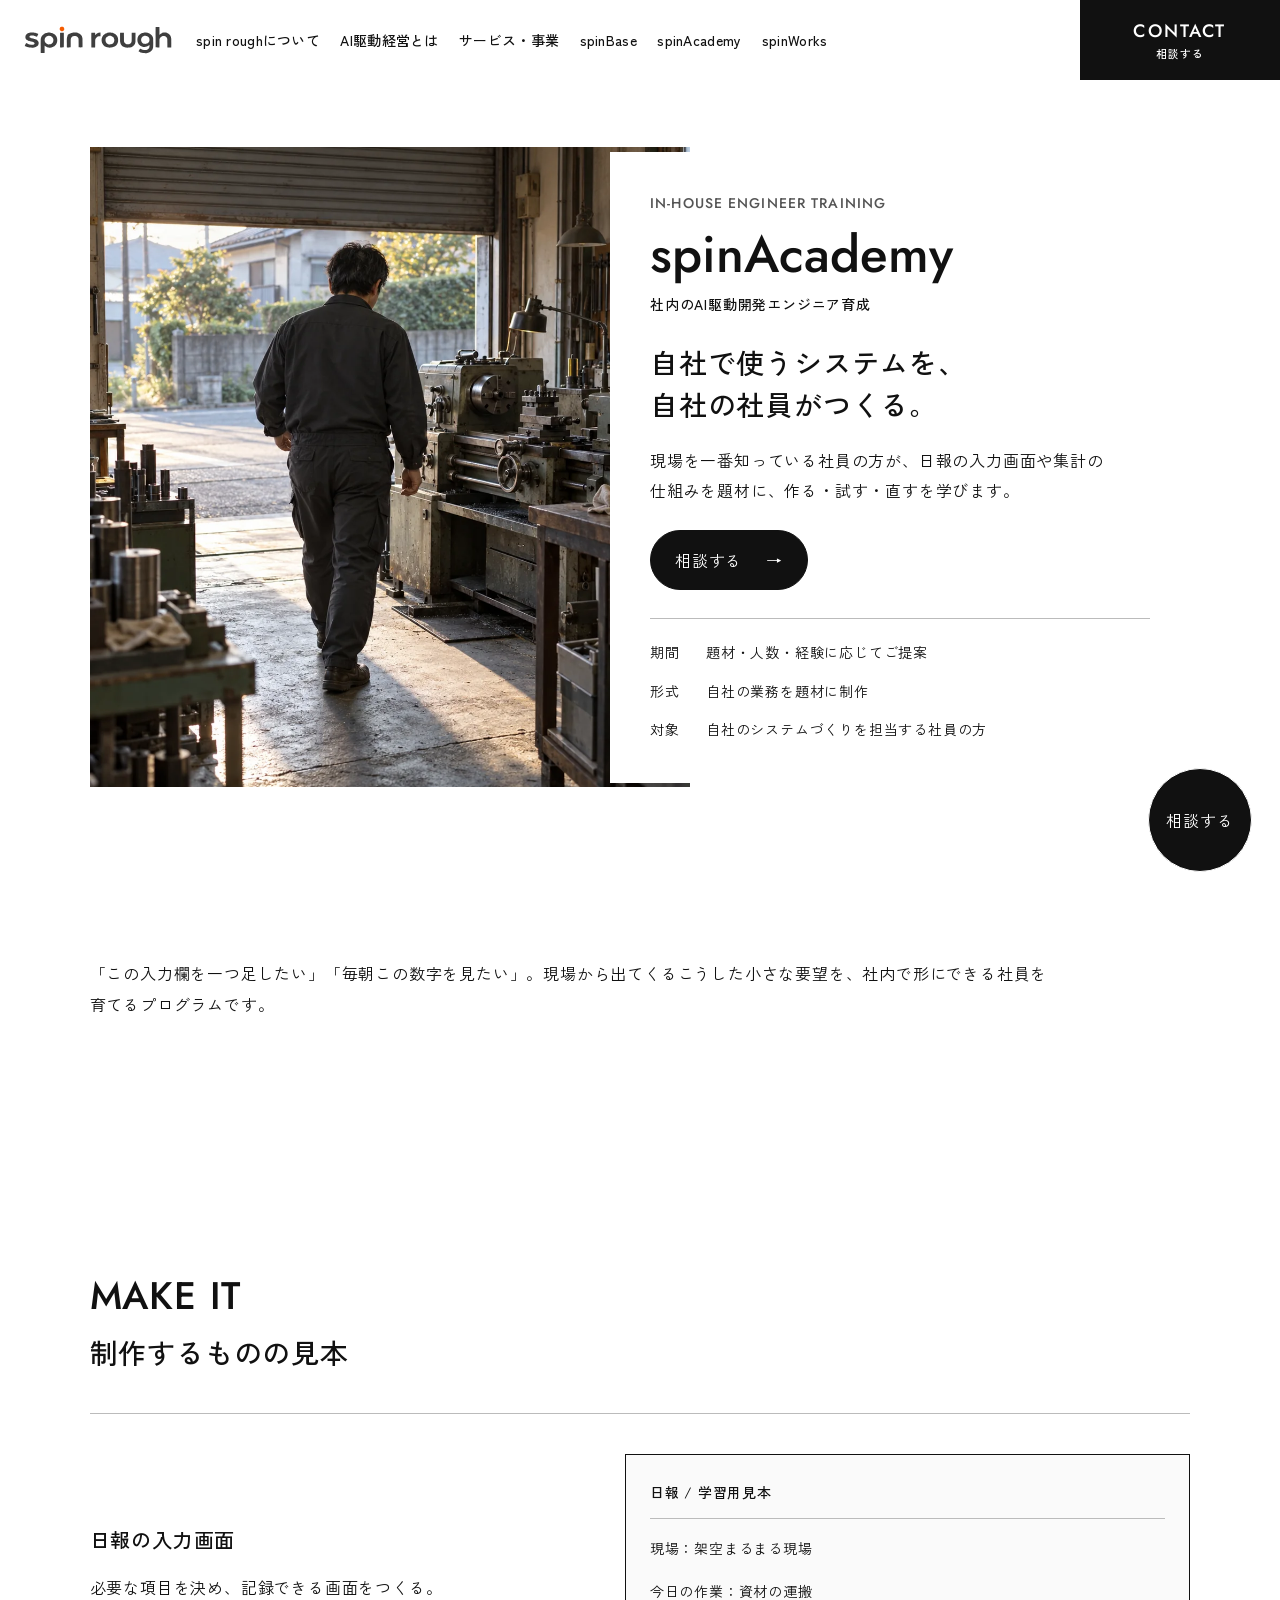
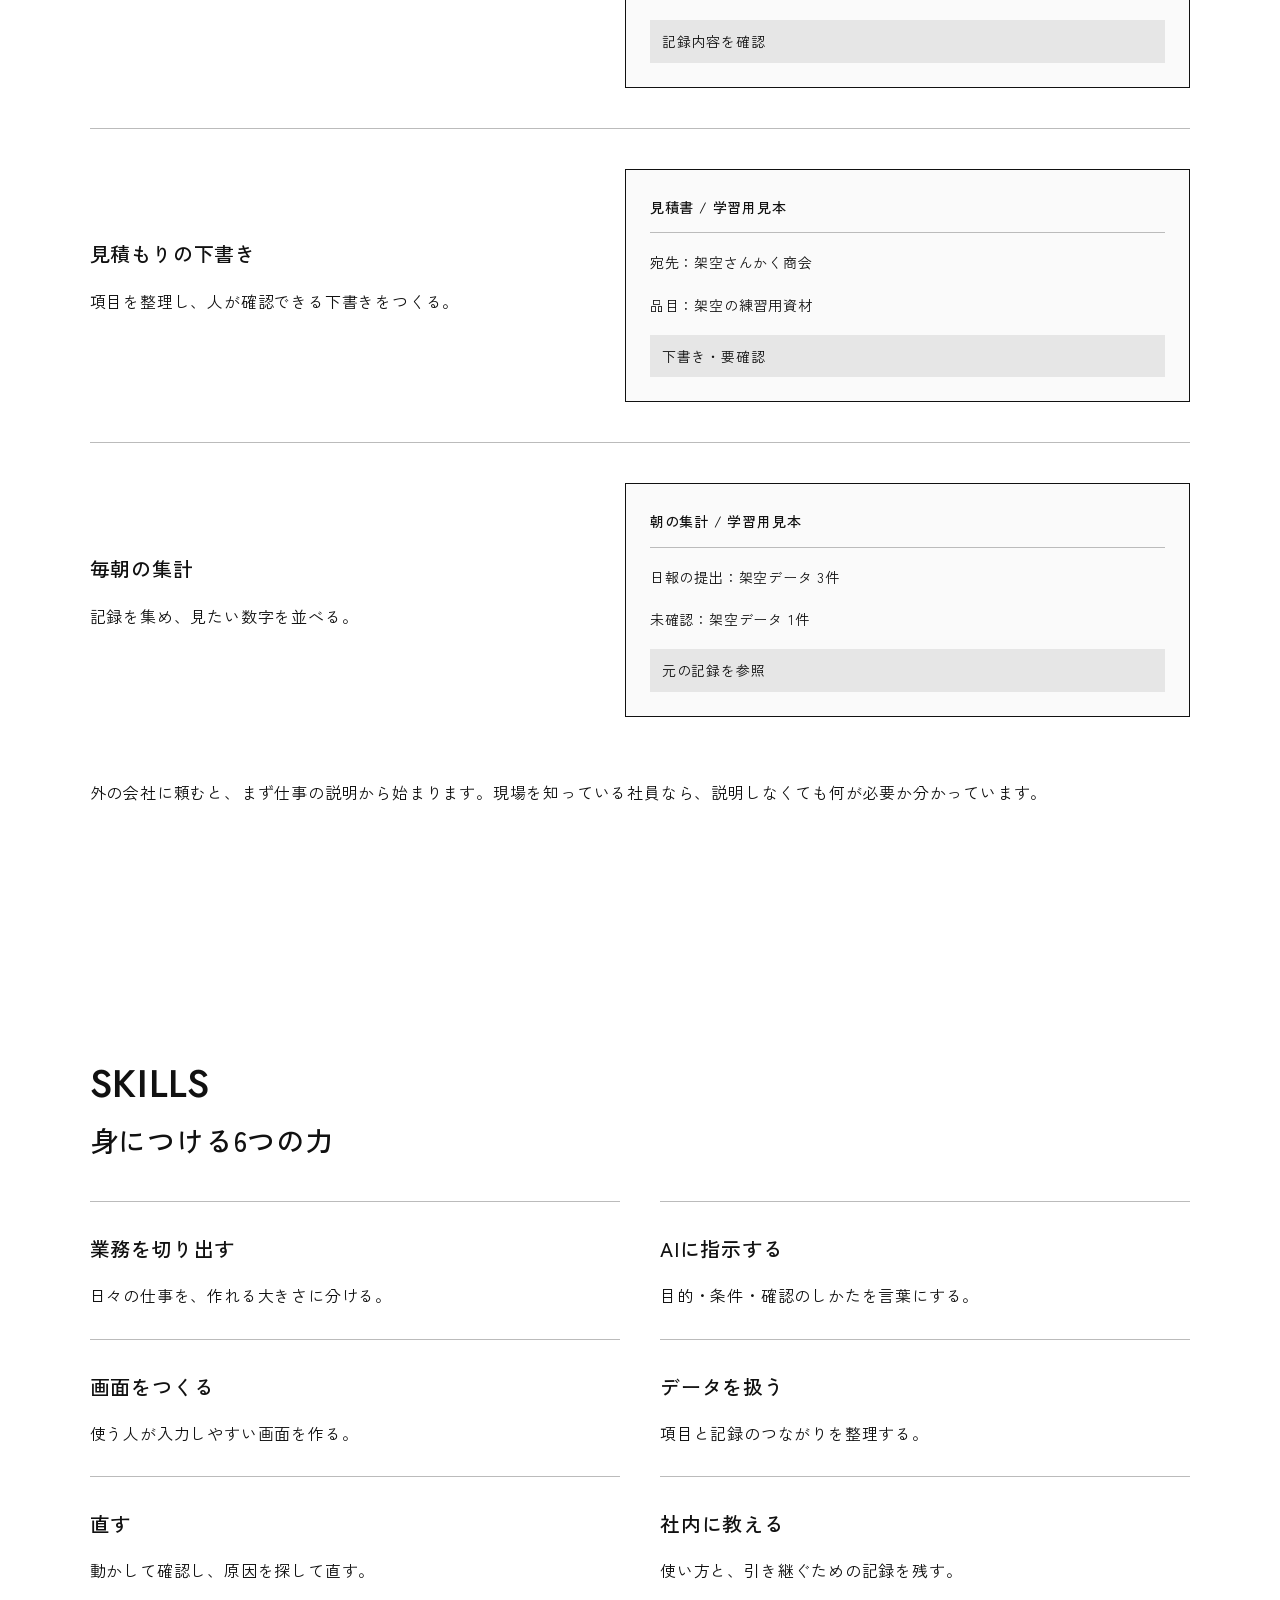
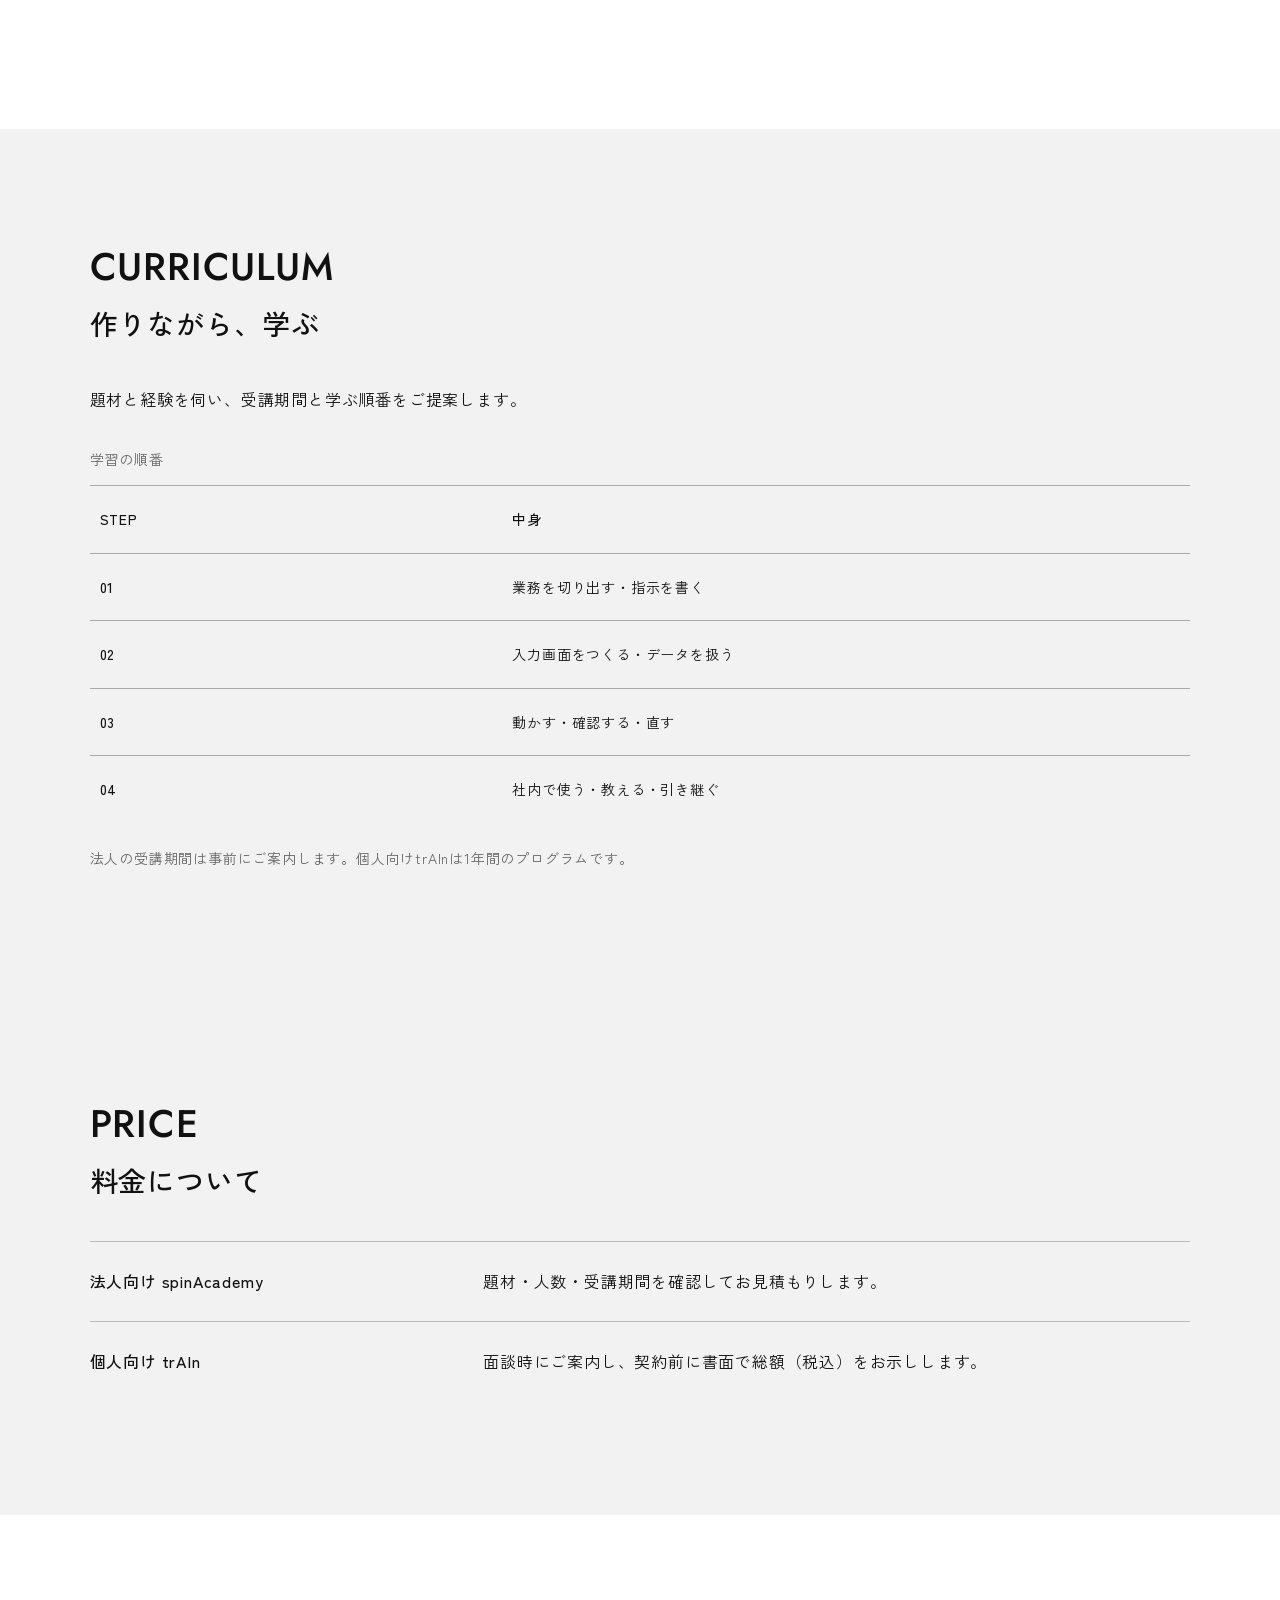
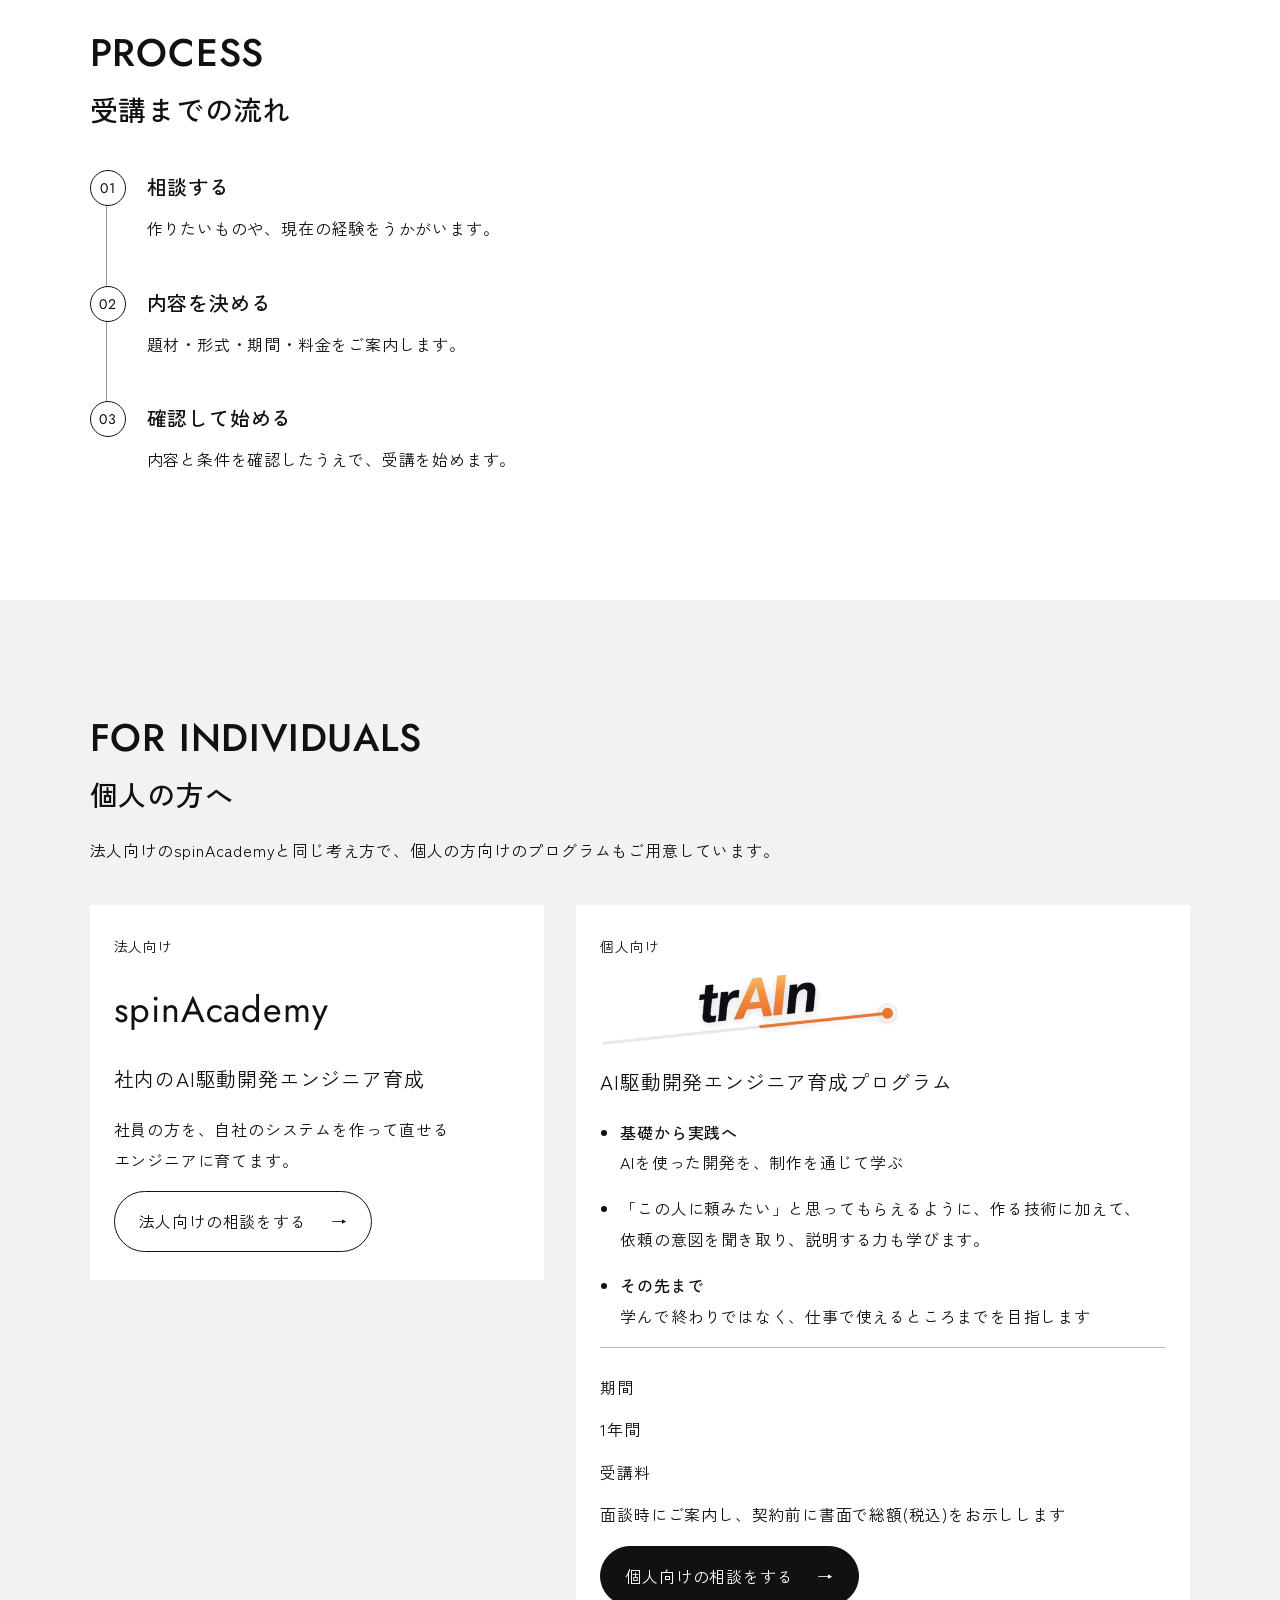
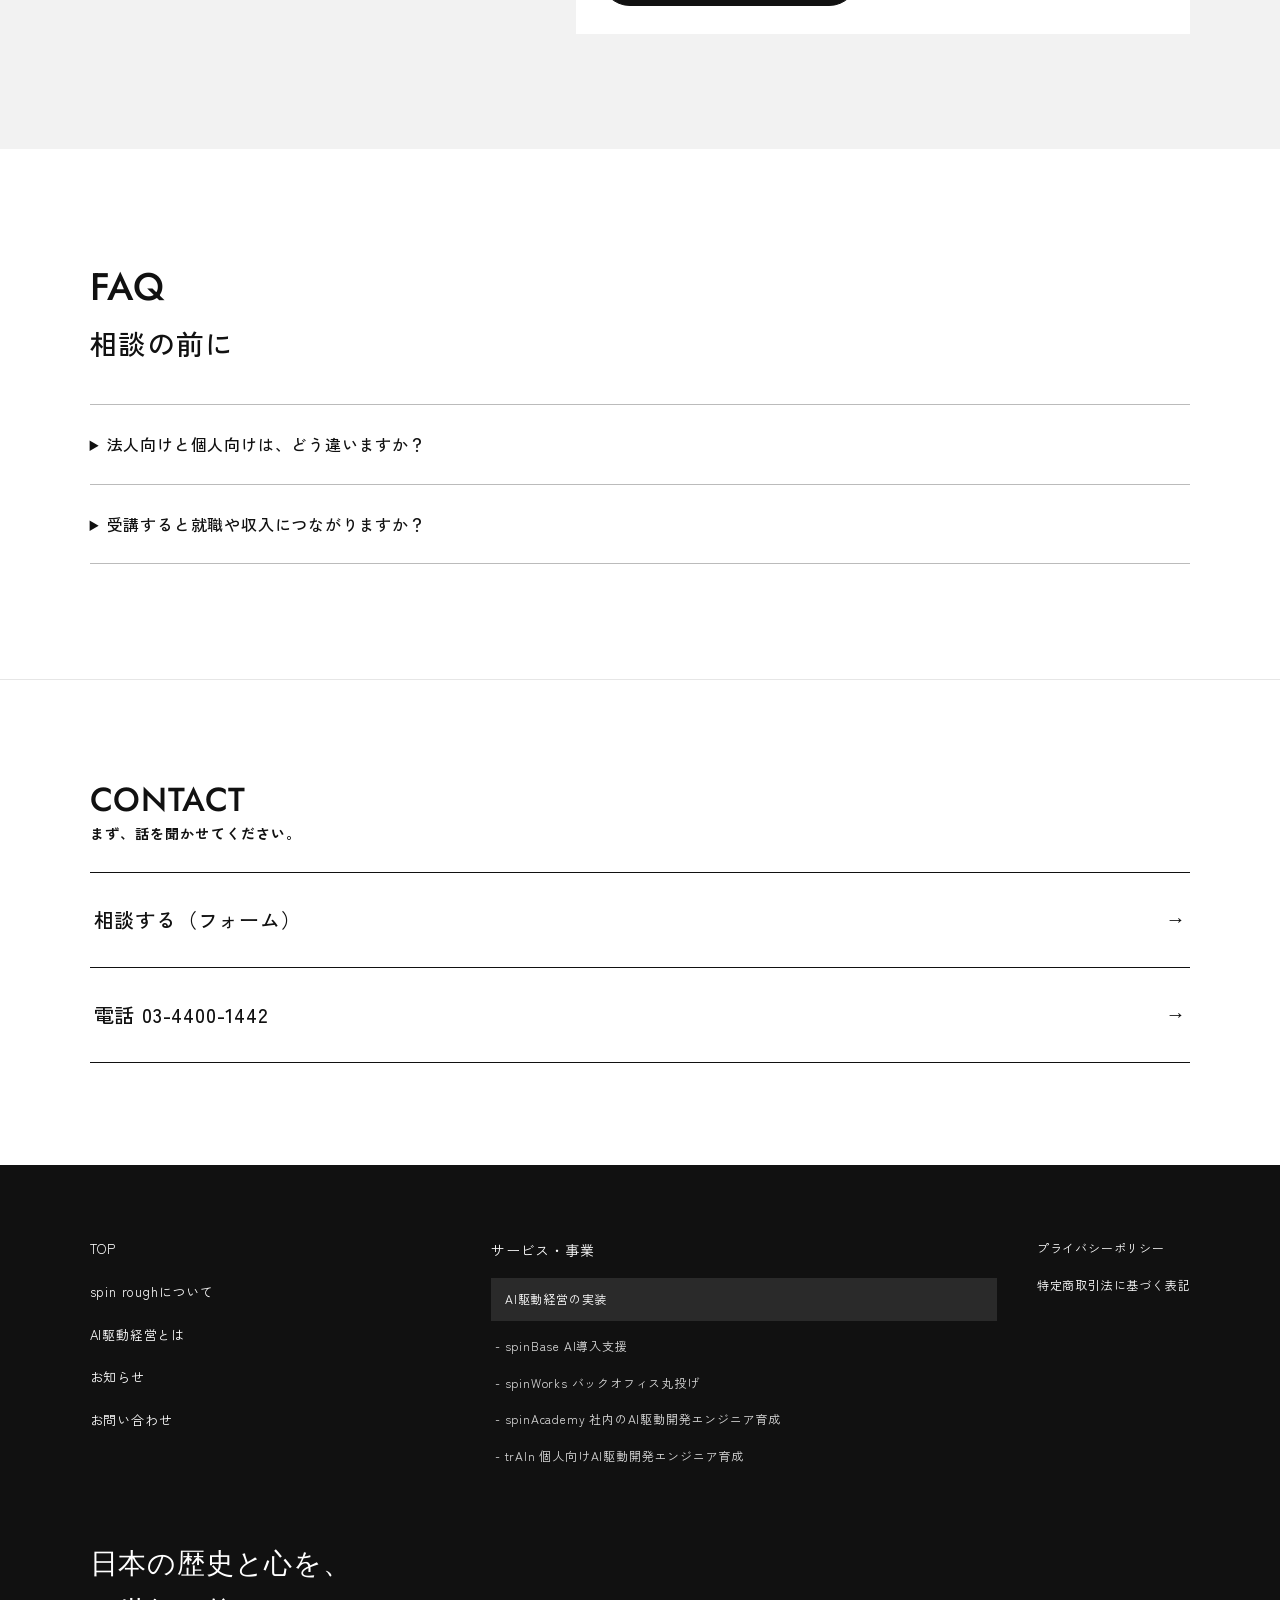
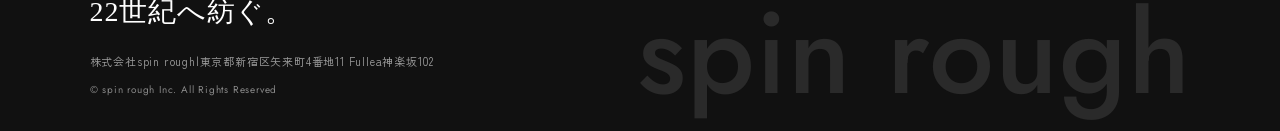
<file: academy/index.html>
<!doctype html>
<html class="wbr" lang="ja">
  <head>
    <meta charset="utf-8" />
    <script>
    // 画像が一時的に読めなかった時は、消さずに読み直す(最大3回・0.6秒ずつ間を空ける)。2026-10-19
    (() => {
      document.addEventListener('error', (e) => {
        const img = e.target;
        if (!(img instanceof HTMLImageElement)) return;
        const n = Number(img.dataset.retry || 0);
        if (n >= 3) return;
        img.dataset.retry = String(n + 1);
        const src = img.getAttribute('src'), srcset = img.getAttribute('srcset');
        img.removeAttribute('srcset'); img.removeAttribute('src');
        setTimeout(() => { if (srcset) img.setAttribute('srcset', srcset); if (src) img.setAttribute('src', src); }, 600 * (n + 1));
      }, true);
    })();
    </script>
    <meta name="viewport" content="width=device-width, initial-scale=1" />
    <title>spinAcademy|社内のAI駆動開発エンジニア育成|株式会社spin rough</title>
    <meta name="description" content="現場を一番知っている社員の方が、日報の入力画面や集計の仕組みを題材に、作る・試す・直すを学びます。" />
    <link rel="icon" href="../favicon.ico" sizes="48x48" />
    <link rel="icon" type="image/png" href="../favicon-192.png" sizes="192x192" />
    <link rel="icon" type="image/svg+xml" href="../assets/logo-mark.svg" />
    <link rel="apple-touch-icon" href="../apple-touch-icon.png" />
    <meta property="og:title" content="spinAcademy|社内のAI駆動開発エンジニア育成|株式会社spin rough" />
    <meta property="og:description" content="現場を一番知っている社員の方が、日報の入力画面や集計の仕組みを題材に、作る・試す・直すを学びます。" />
    <meta property="og:type" content="website" />
    <meta property="og:site_name" content="株式会社spin rough" />
    <meta property="og:locale" content="ja_JP" />
    <meta property="og:image" content="https://spinrough.com/assets/ogp-logo.jpg" />
    <meta property="og:image:width" content="1200" />
    <meta property="og:image:height" content="630" />
    <meta name="twitter:card" content="summary_large_image" />
    <meta property="og:url" content="https://spinrough.com/academy/" />
    <link rel="preconnect" href="https://fonts.googleapis.com" />
    <link rel="preconnect" href="https://fonts.gstatic.com" crossorigin />
    <link href="https://fonts.googleapis.com/css2?family=Jost:wght@400;500&amp;family=Zen+Kaku+Gothic+New:wght@400;500;700&amp;display=swap" rel="stylesheet" />
    <link rel="stylesheet" href="../css/style.css" />
    <link rel="stylesheet" href="../css/header-v3.css" />
    <link rel="stylesheet" href="../css/mz.css" />
    <link rel="stylesheet" href="../css/svc.css" />
  </head>
  <body class="subpage svc svc--academy">
    <header class="site-header gh" aria-label="サイトヘッダー">
      <a class="gh-logo header-logo" href="../index.html" aria-label="spin rough トップ"><img src="../assets/logo-type.svg" alt="spin rough" width="472" height="90" decoding="async" /></a>
      <nav class="gh-nav" aria-label="主要メニュー">
        <a href="../about/index.html">spin roughについて</a>
        <a href="../ai/index.html">AI駆動経営とは</a>
        <a href="../index.html#business">サービス・事業</a>
        <a href="../base/index.html">spinBase</a>
        <a href="index.html">spinAcademy</a>
        <a href="../works/index.html">spinWorks</a>
      </nav>
      <a class="gh-contact" href="../contact/index.html"><span class="gh-contact-en">CONTACT</span><small>相談する</small></a>
      <button class="gh-burger" type="button" aria-expanded="false" aria-controls="gh-menu" aria-label="メニューを開く"><span></span><span></span><span></span></button>
    </header>
    <div class="gh-menu" id="gh-menu">
      <nav class="gh-menu-nav" aria-label="スマホメニュー">
        <a href="../index.html">トップ<small>TOP</small></a>
        <a href="../about/index.html">spin roughに<wbr>ついて<small>ABOUT</small></a>
        <a href="../ai/index.html">AI駆動経営とは<small>CONCEPT</small></a>
        <a href="../index.html#business">サービス・事業<small>SERVICE</small></a>
        <a href="../base/index.html">spinBase<small>AI導入支援</small></a>
        <a href="index.html">spinAcademy<small>社内エンジニア育成</small></a>
        <a href="../works/index.html">spinWorks<small>バックオフィス丸投げ</small></a>

      </nav>
      <a class="gh-menu-contact" href="../contact/index.html">相談する</a>
      <a class="gh-menu-tel" href="tel:0344001442">03-4400-1442</a>
    </div>

<main>      <section class="svc-mv" aria-labelledby="svc-title">
        <figure class="svc-mv-photo"><img src="../assets/gen/omote-koba.webp" alt="" width="1122" height="1402" decoding="async" />
</figure>
        <div class="svc-mv-card">
          <h1 id="svc-title" class="svc-mv-title"><span class="svc-mv-en">IN-HOUSE ENGINEER TRAINING</span><span class="svc-mv-name">spinAcademy</span><span class="svc-mv-ja">社内の<wbr>AI駆動開発エンジニア育成</span></h1>
          <p class="svc-mv-h"><span>自社で<wbr>使う<wbr>システムを、</span><span>自社の<wbr>社員が<wbr>つくる。</span></p>
          <p class="svc-mv-p">現場を<wbr>一番<wbr>知っている<wbr>社員の<wbr>方が、<wbr>日報の<wbr>入力画面や<wbr>集計の<wbr>仕組みを<wbr>題材に、<wbr>作る<wbr>・試す・直すを<wbr>学びます。</p>
          <a class="svc-btn" href="../contact/index.html">相談する</a>
        <dl class="academy-spec">
<div>
<dt>期間</dt>
<dd>題材・人数・経験に<wbr>応じて<wbr>ご提案</dd>
</div>
<div>
<dt>形式</dt>
<dd>自社の<wbr>業務を<wbr>題材に<wbr>制作</dd>
</div>
<div>
<dt>対象</dt>
<dd>自社の<wbr>システムづくりを<wbr>担当する<wbr>社員の<wbr>方</dd>
</div>
</dl>
</div>
      </section>
<section class="svc-sec"><p class="svc-mv-p">「この<wbr>入力欄を<wbr>一つ<wbr>足したい」<wbr>「毎朝<wbr>この<wbr>数字を<wbr>見たい」。<wbr>現場から<wbr>出てくる<wbr>こうした<wbr>小さな<wbr>要望を、<wbr>社内で<wbr>形に<wbr>できる<wbr>社員を<wbr>育てる<wbr>プログラムです。</p></section>



<section class="svc-sec academy-examples">
<div class="svc-heading"><p>MAKE IT</p><h2>制作する<wbr>ものの<wbr>見本</h2>
</div>
<div class="academy-example-list">
<article>
<div><h3>日報の<wbr>入力画面</h3><p>必要な<wbr>項目を<wbr>決め、<wbr>記録できる<wbr>画面を<wbr>つくる。</p>
</div>
<div class="example-screen"><b>日報 / 学習用見本</b><span>現場：架<wbr>空まるまる<wbr>現場</span><span>今日の<wbr>作業：資材の<wbr>運搬</span><span class="screen-action">記録内容を<wbr>確認</span>
</div>
</article>
<article>
<div><h3>見積もりの<wbr>下書き</h3><p>項目を<wbr>整理し、<wbr>人が<wbr>確認できる<wbr>下書きを<wbr>つくる。</p>
</div>
<div class="example-screen"><b>見積書 / 学習用見本</b><span>宛先<wbr>：架<wbr>空さんかく<wbr>商会</span><span>品目<wbr>：架<wbr>空の<wbr>練習用資材</span><span class="screen-status">下書き・要確認</span>
</div>
</article>
<article>
<div><h3>毎朝の<wbr>集計</h3><p>記録を<wbr>集め、<wbr>見たい<wbr>数字を<wbr>並べる。</p>
</div>
<div class="example-screen"><b>朝の<wbr>集計 / 学習用見本</b><span>日報の<wbr>提出：架<wbr>空データ 3件</span><span>未確認<wbr>：架<wbr>空データ 1件</span><span class="screen-action">元の<wbr>記録を<wbr>参照</span>
</div>
</article>
</div>
<p class="svc-mv-p">外の<wbr>会社に<wbr>頼むと、<wbr>まず仕事の<wbr>説明から<wbr>始まります。<wbr>現場を<wbr>知っている<wbr>社員なら、<wbr>説明しなくても<wbr>何が<wbr>必要か<wbr>分かっています。</p></section>
<section class="svc-sec academy-skills">
<div class="svc-heading"><p>SKILLS</p><h2>身に<wbr>つける<wbr>6つの<wbr>力</h2>
</div>
<dl>
<div>
<dt>業務を<wbr>切り出す</dt>
<dd>日々の<wbr>仕事を、<wbr>作れる<wbr>大きさに<wbr>分ける。</dd>
</div>
<div>
<dt>AIに<wbr>指示する</dt>
<dd>目的・条件・確認の<wbr>しかたを<wbr>言葉に<wbr>する。</dd>
</div>
<div>
<dt>画面を<wbr>つくる</dt>
<dd>使う<wbr>人が<wbr>入力しやすい<wbr>画面を<wbr>作る。</dd>
</div>
<div>
<dt>データを<wbr>扱う</dt>
<dd>項目と<wbr>記録の<wbr>つながりを<wbr>整理する。</dd>
</div>
<div>
<dt>直す</dt>
<dd>動かして<wbr>確認し、<wbr>原因を<wbr>探して直す。</dd>
</div>
<div>
<dt>社内に<wbr>教える</dt>
<dd>使い方と、<wbr>引き継ぐ<wbr>ための<wbr>記録を<wbr>残す。</dd>
</div>
</dl>
</section>
<section class="svc-sec academy-curriculum svc-sec--gray">
<div class="svc-heading"><p>CURRICULUM</p><h2>作りながら、<wbr>学ぶ</h2>
</div>
<p>題材と<wbr>経験を<wbr>伺い、<wbr>受講期間と<wbr>学ぶ順番を<wbr>ご提案します。</p>
<table class="curriculum-table"><caption>学習の順番</caption>
<thead>
<tr><th scope="col">STEP</th><th scope="col">中身</th>
</tr>
</thead>
<tbody>
<tr><th scope="row">01</th><td>業務を<wbr>切り出す・指示を<wbr>書く</td>
</tr>
<tr><th scope="row">02</th><td>入力画面を<wbr>つくる<wbr>・<wbr>データを<wbr>扱う</td>
</tr>
<tr><th scope="row">03</th><td>動かす・確認する<wbr>・直す</td>
</tr>
<tr><th scope="row">04</th><td>社内で<wbr>使う・教える<wbr>・<wbr>引き継ぐ</td>
</tr>
</tbody>
</table>
<p class="svc-note">法人の<wbr>受講期間は<wbr>事前に<wbr>ご案内します。<wbr>個人向けtrAInは<wbr>1年間の<wbr>プログラムです。</p>
</section>
<section class="svc-sec academy-price svc-sec--gray">
<div class="svc-heading"><p>PRICE</p><h2>料金に<wbr>ついて</h2>
</div>
<dl class="svc-price">
<div>
<dt>法人向け spinAcademy</dt>
<dd>題材・人数・受講期間を<wbr>確認してお見積もりします。</dd>
</div>
<div>
<dt>個人向け trAIn</dt>
<dd>面談時に<wbr>ご案内し、<wbr>契約前に<wbr>書面で<wbr>総額<wbr>（税込）を<wbr>お示しします。</dd>
</div>
</dl>
</section>
<section class="svc-sec academy-process">
<div class="svc-heading"><p>PROCESS</p><h2>受講までの<wbr>流れ</h2>
</div>
<ol class="svc-steps">
<li><h3>相談する</h3><p>作りたい<wbr>ものや、<wbr>現在の<wbr>経験を<wbr>うかが<wbr>います。</p><small></small>
</li>
<li><h3>内容を<wbr>決める</h3><p>題材・形式・期間・料金を<wbr>ご案内します。</p><small></small>
</li>
<li><h3>確認して<wbr>始める</h3><p>内容と<wbr>条件を<wbr>確認したうえで、<wbr>受講を<wbr>始めます。</p><small></small>
</li>
</ol>
</section>
<section class="svc-sec svc-track" id="train" aria-labelledby="svc-train-t">
        <div class="svc-heading"><p>FOR INDIVIDUALS</p><h2 id="svc-train-t">個人の<wbr>方<wbr>へ</h2><span>法人向けの<wbr>spinAcademyと<wbr>同じ<wbr>考え方で、<wbr>個人の<wbr>方<wbr>向けの<wbr>プログラムも<wbr>ご用意しています。</span>
</div>
        <div class="svc-track-grid">
          <div class="svc-track-card is-corp"><p class="svc-track-tag">法人向け</p><p class="svc-track-name">spinAcademy</p><p class="svc-track-ja">社内の<wbr>AI駆動開発エンジニア育成</p><p>社員の<wbr>方を、<wbr>自社の<wbr>システムを<wbr>作って<wbr>直せる<wbr>エンジニアに<wbr>育てます。</p><a class="svc-btn is-ghost" href="../contact/index.html">法人向けの<wbr>相談を<wbr>する</a>
</div>
          <div class="svc-track-card is-indiv"><p class="svc-track-tag">個人向け</p><p class="svc-track-name is-logo"><img src="../assets/train-logo.webp" alt="trAIn" width="1010" height="251"></p><p class="svc-track-ja">AI駆動開発エンジニア育成プログラム</p>
            <ul class="svc-track-points">
<li><b>基礎から<wbr>実践へ</b>AIを<wbr>使った<wbr>開発を、<wbr>制作を<wbr>通じて<wbr>学ぶ</li>
<li>「この<wbr>人に<wbr>頼みたい」と<wbr>思って<wbr>もらえるように、<wbr>作る<wbr>技術に<wbr>加えて、<wbr>依頼の<wbr>意図を<wbr>聞き取り、<wbr>説明する<wbr>力も<wbr>学びます。</li>
<li><b>その<wbr>先まで</b>学んで<wbr>終わりではなく、<wbr>仕事で<wbr>使える<wbr>ところまでを<wbr>目指します</li>
</ul>
            <dl class="svc-track-spec">
<dt>期間</dt>
<dd>1年間</dd>
<dt>受講料</dt>
<dd>面談時に<wbr>ご案内し、<wbr>契約前に<wbr>書面で<wbr>総額(税込)を<wbr>お示しします</dd>
</dl>
            <a class="svc-btn" href="../contact/index.html">個人向けの<wbr>相談を<wbr>する</a>
          </div>
        </div>
      </section>
<section class="svc-sec svc-faq">
<div class="svc-heading"><p>FAQ</p><h2>相談の<wbr>前に</h2>
</div>
<details>
<summary>法人向けと<wbr>個人向けは、<wbr>どう<wbr>違いますか？</summary>
<p>法人向けは<wbr>御社の<wbr>業務を<wbr>題材に<wbr>設計します。<wbr>個人向けtrAInは<wbr>1年間の<wbr>プログラムです。<wbr>内容は<wbr>面談で<wbr>ご案内します。</p>
</details>
<details>
<summary>受講すると<wbr>就職や<wbr>収入に<wbr>つながりますか？</summary>
<p>就職・収入などの<wbr>成果を<wbr>約束する<wbr>ものでは<wbr>ありません。<wbr>学習内容と<wbr>契約条件を<wbr>確認して、<wbr>ご検討ください。</p>
</details>
</section>
<section class="mz-contact" id="contact" aria-labelledby="contact-title">
<div class="mz-heading"><p>CONTACT</p><h2 id="contact-title">まず、<wbr>話を<wbr>聞かせてください。</h2>
</div>
<div class="mz-contact-rows"><a class="consult-button" href="../contact/index.html"><span>相談する<wbr>（フォーム）</span><i aria-hidden="true">→</i></a><a class="contact-phone" href="tel:0344001442"><span>電話 03-4400-1442</span><i aria-hidden="true">→</i></a>
</div>
</section>    </main>

    <a class="svc-float" href="../contact/index.html" aria-label="相談する"><span>相談する</span></a>

    <footer class="mz-footer">
      <div class="mz-footer-cols">
        <nav class="mz-footer-nav" aria-label="サイトメニュー">
          <a href="../index.html">TOP</a><a href="../about/index.html">spin roughに<wbr>ついて</a><a href="../ai/index.html">AI駆動経営とは</a><a href="../index.html#news">お知らせ</a><a href="../contact/index.html">お問い<wbr>合わせ</a>
        </nav>
        <div class="mz-footer-svc">
          <p class="mz-footer-svc-h">サービス・事業</p>
          <p class="mz-footer-svc-cat">AI駆動経営の<wbr>実装</p>
          <a href="../base/index.html">- spinBase AI導入支援</a><a href="../works/index.html">- spinWorks バックオフィス丸投げ</a><a href="index.html">- spinAcademy 社内の<wbr>AI駆動開発エンジニア育成</a><a href="index.html#train">- trAIn 個人向けAI駆動開発エンジニア育成</a>
        </div>
        <nav class="mz-footer-legal" aria-label="規約"><a href="../privacy/index.html">プライバシーポリシー</a><a href="../tokushoho/index.html">特定商取引法に<wbr>基づく<wbr>表記</a></nav>
      </div>
      <div class="mz-footer-bottom">
        <div>
          <p class="mz-footer-msg"><span>日本の<wbr>歴史と<wbr>心を、</span><span>22世紀へ<wbr>紡ぐ。</span></p>
          <address>株式会社spin rough|東京都新宿区矢来町4番地11 Fullea神楽坂102</address>
          <small>&copy; spin rough Inc. All Rights Reserved</small>
        </div>
        <p class="mz-footer-word" aria-hidden="true">spin rough</p>
      </div>
    </footer>
    <script src="../js/header-v3.js"></script>
  </body>
</html>
</file>
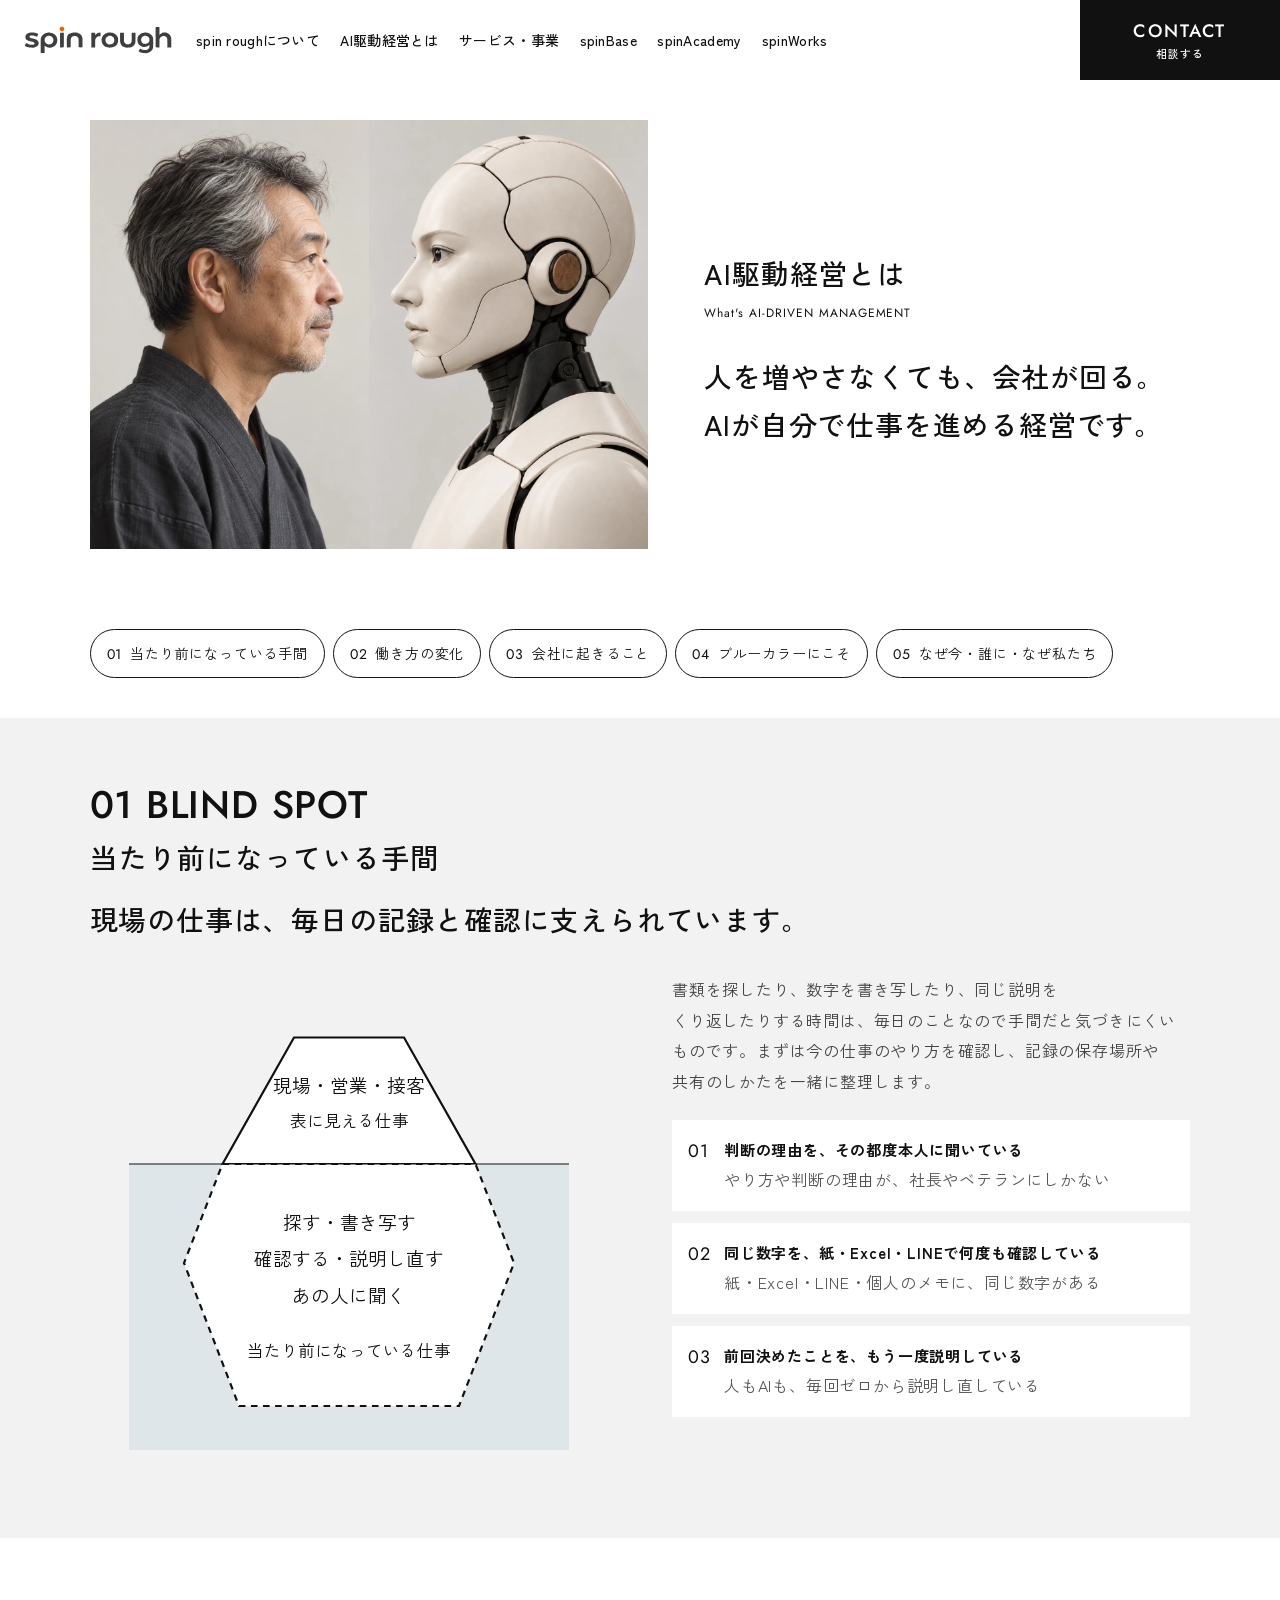
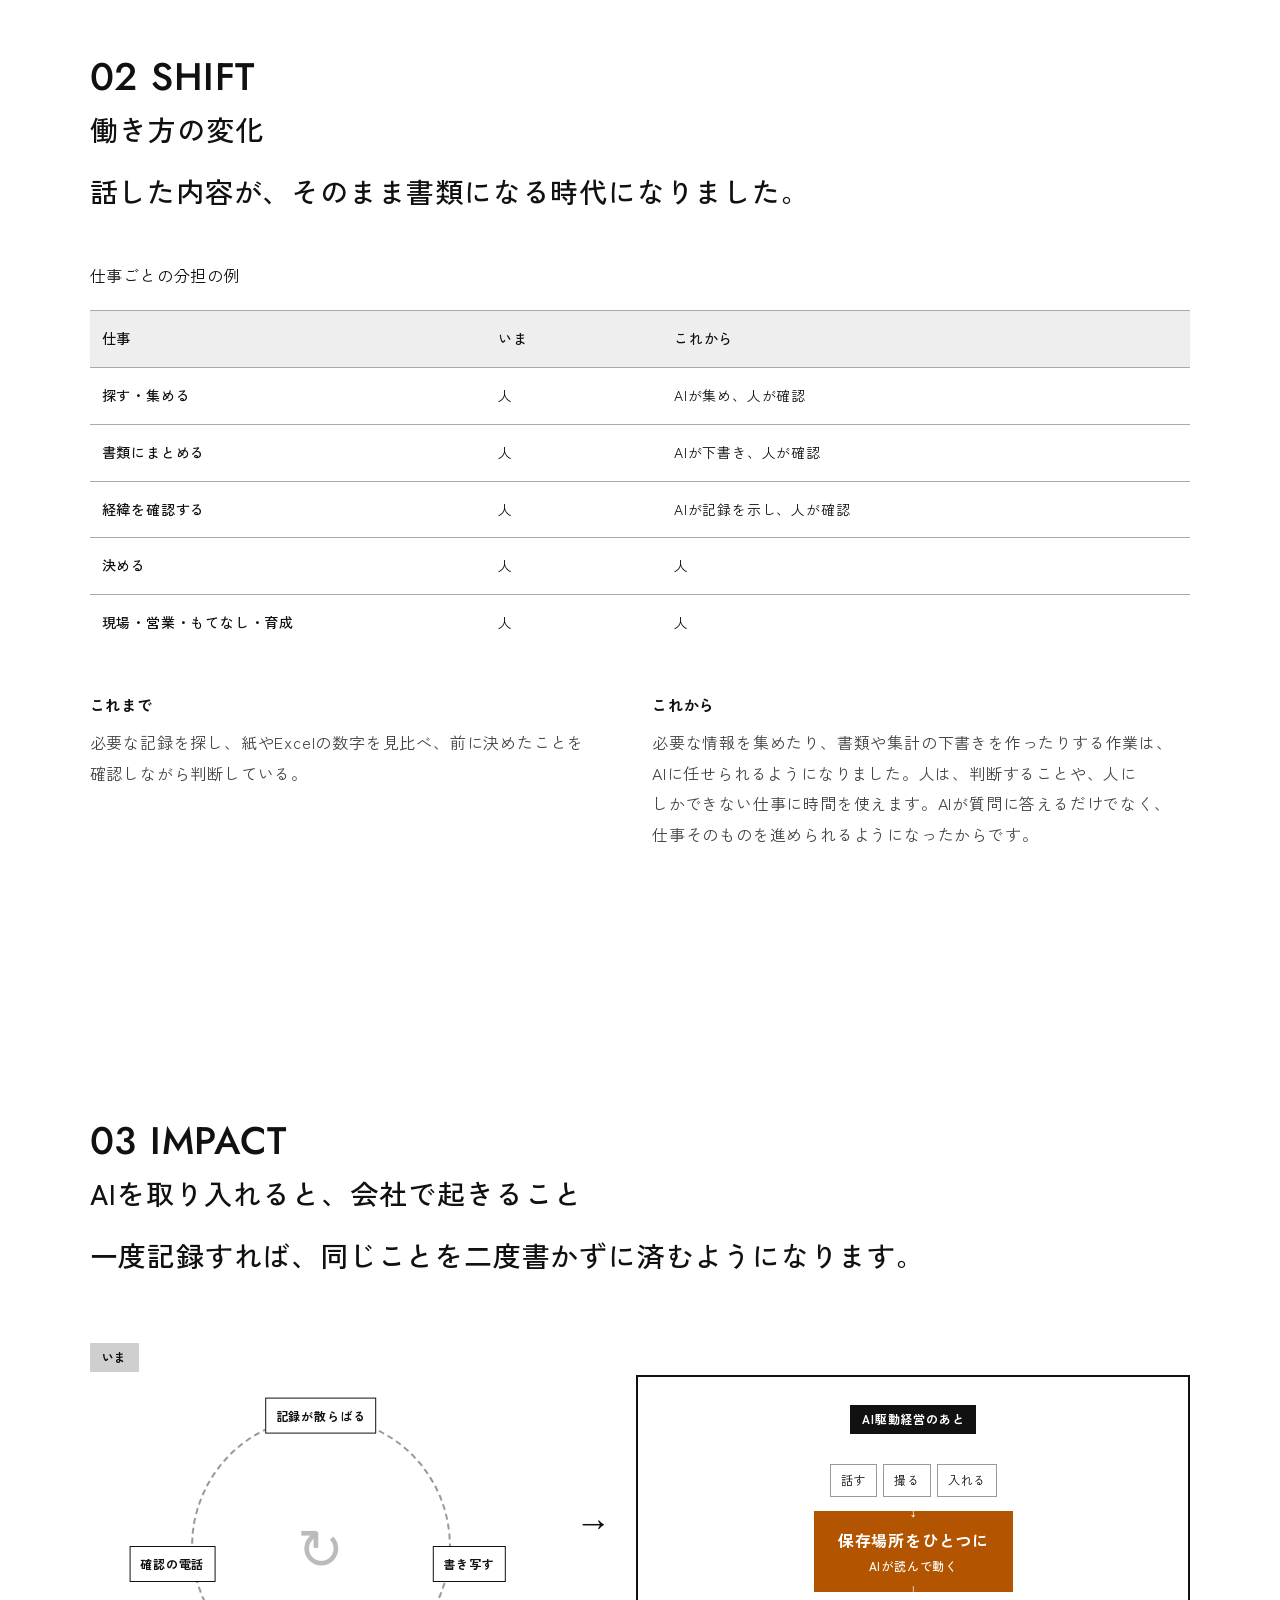
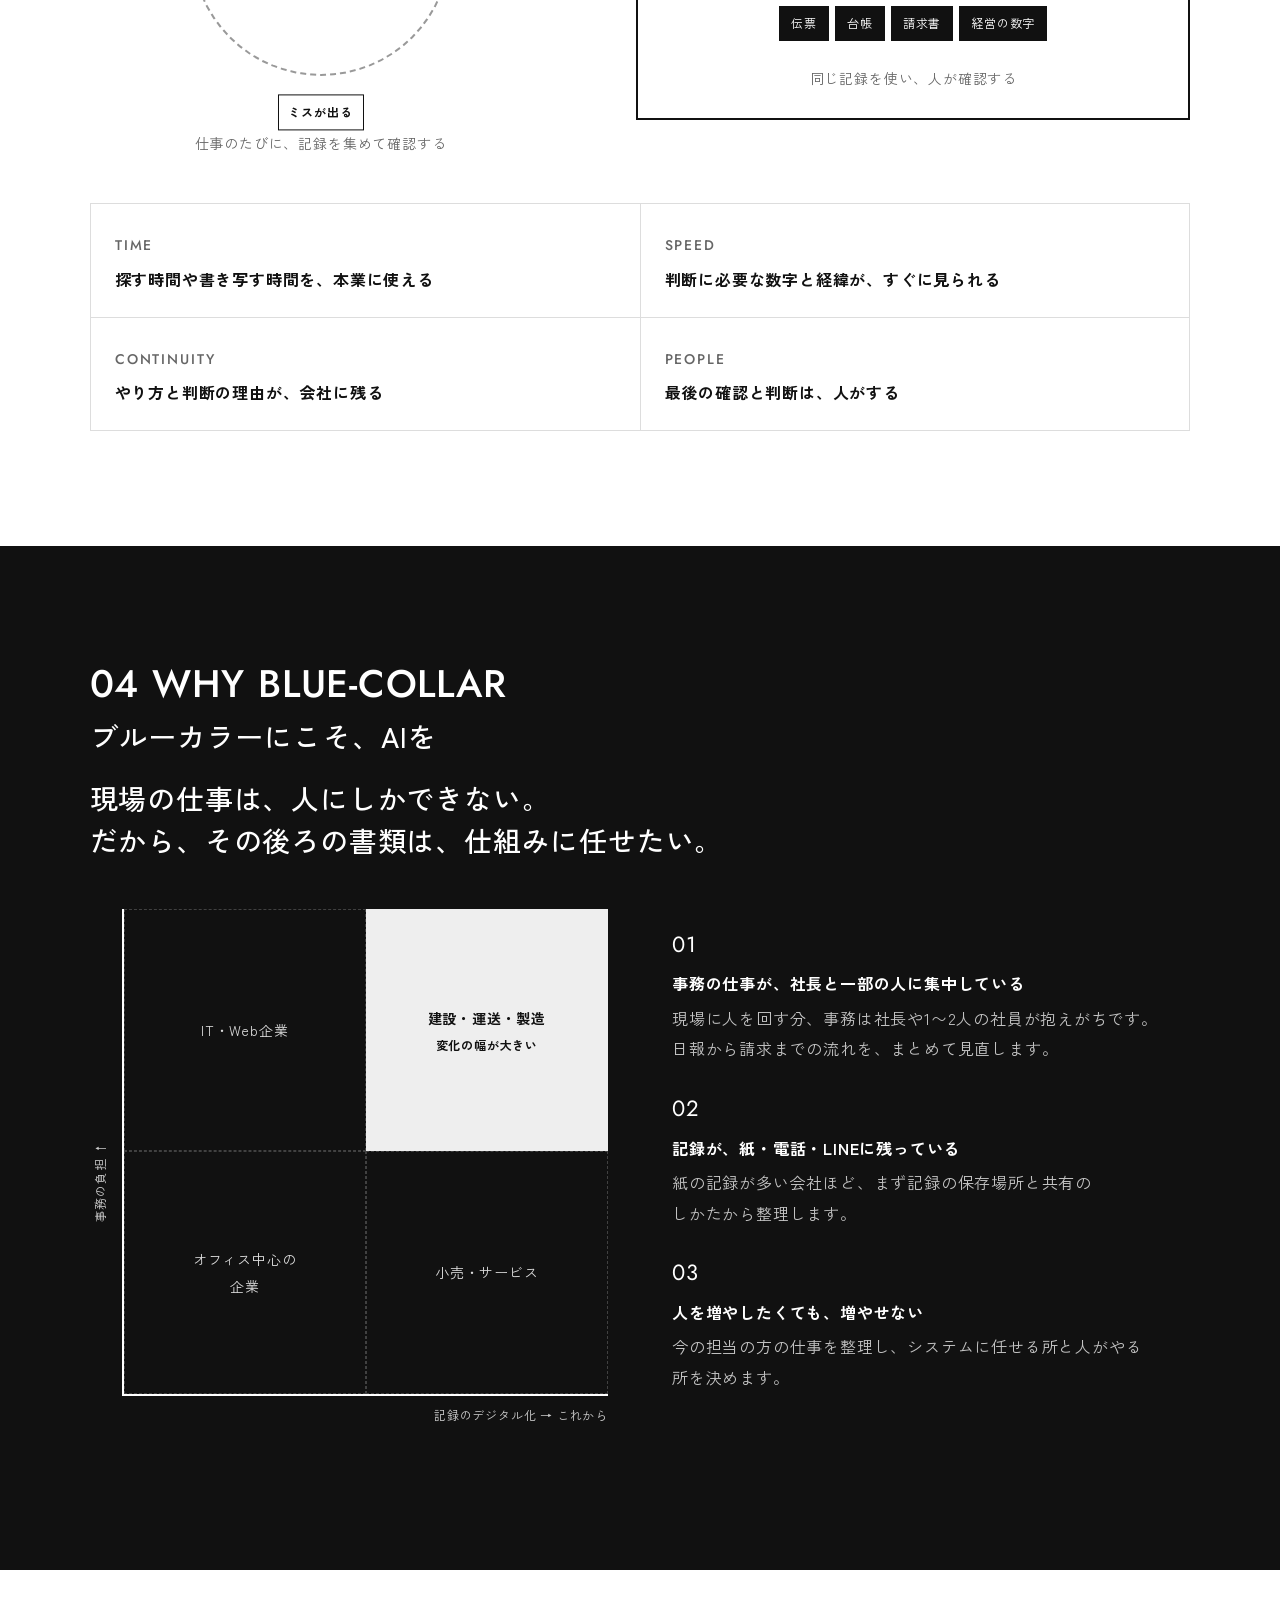
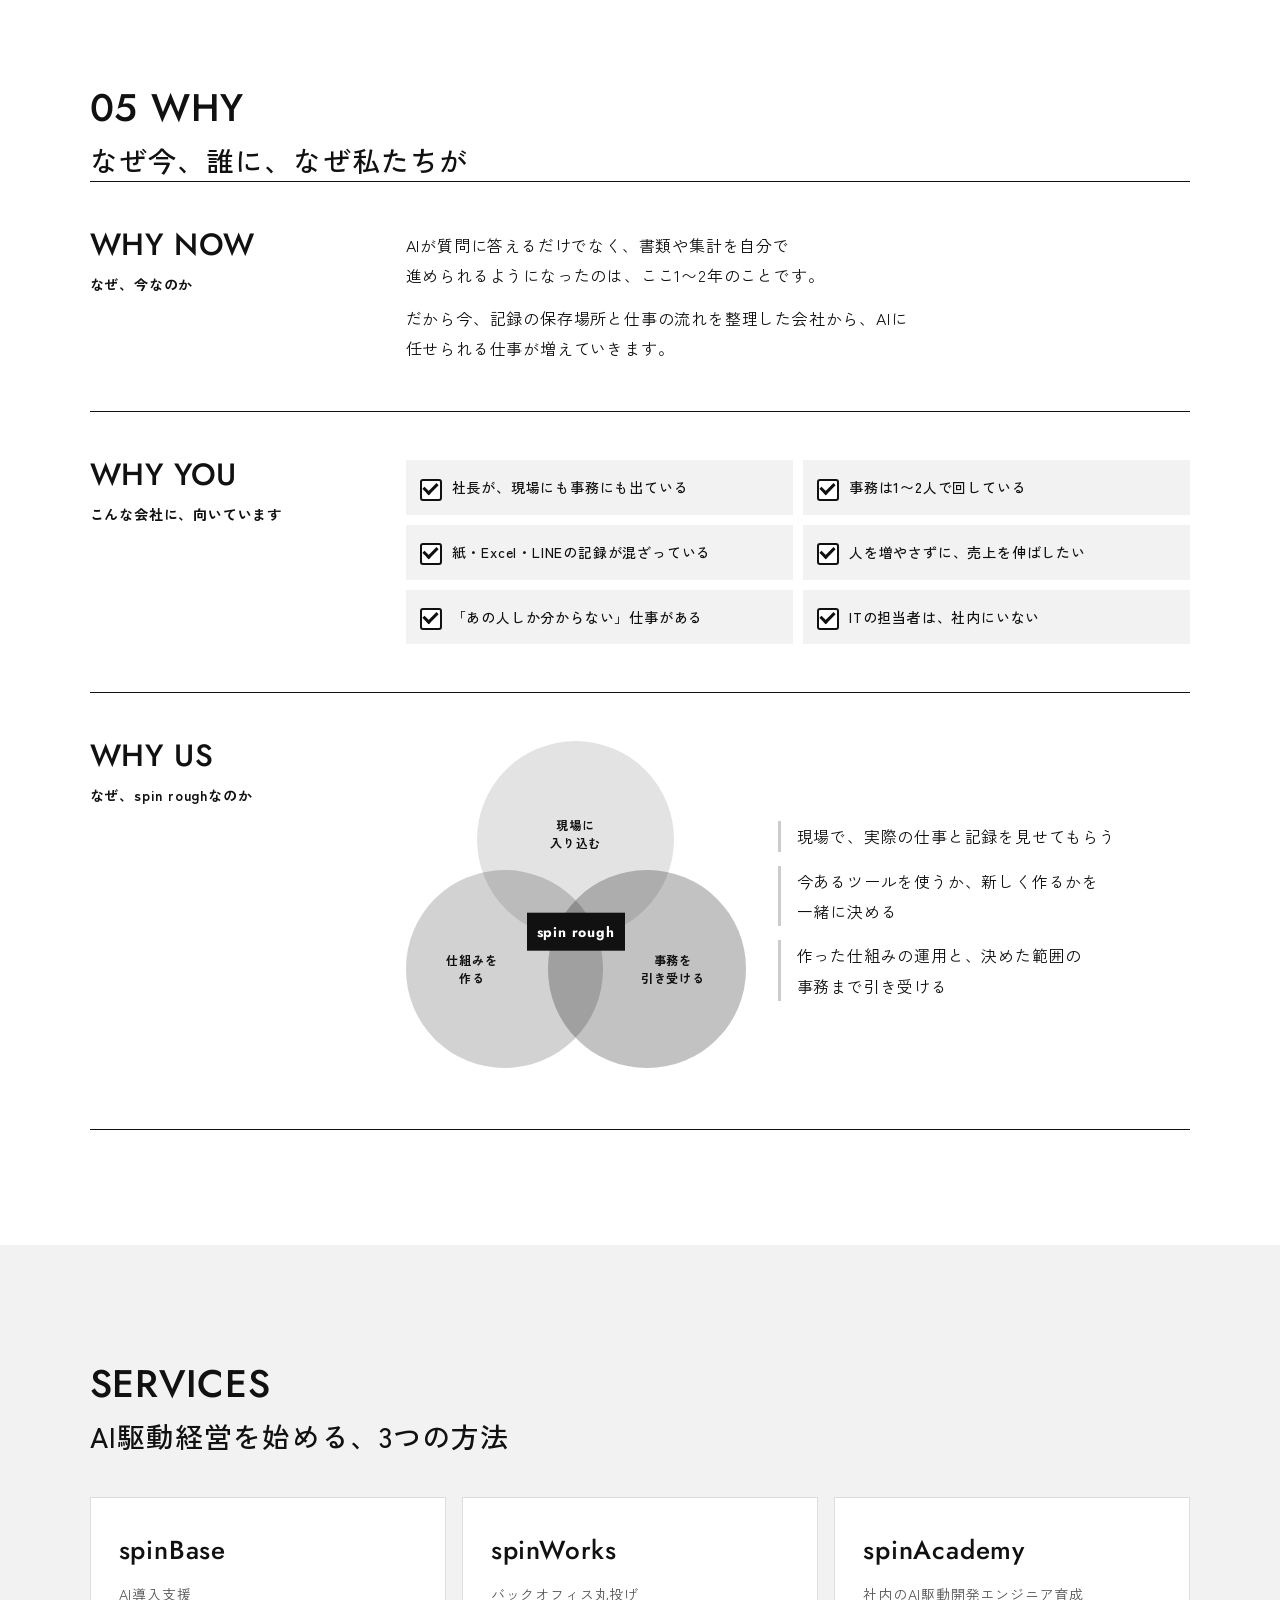
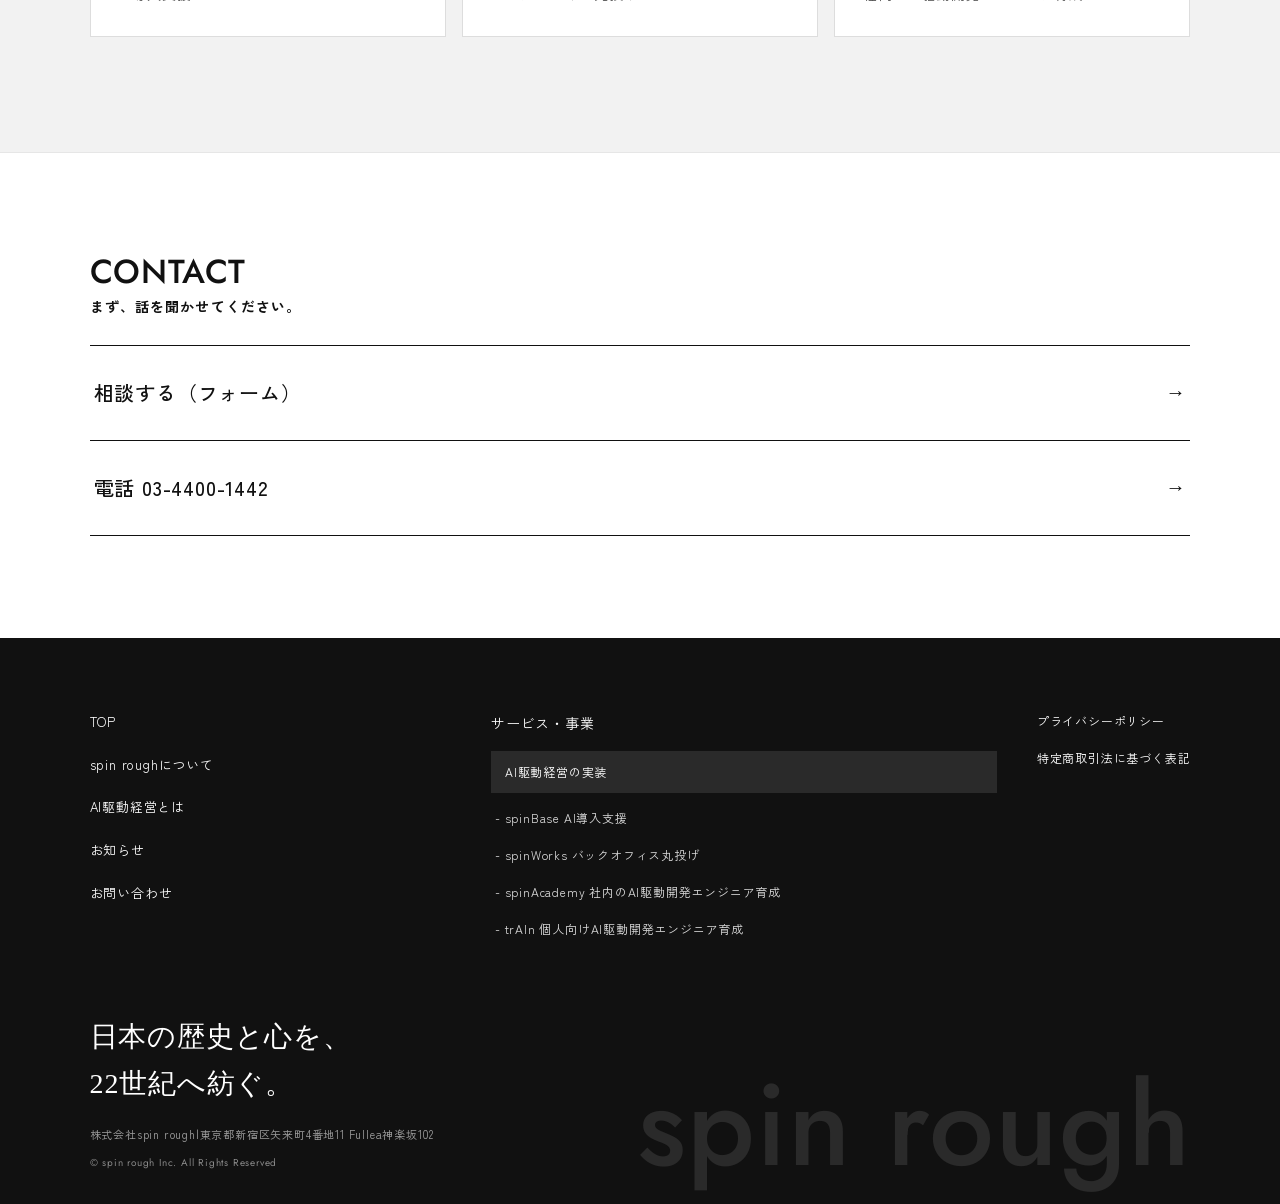
<file: ai/index.html>
<!doctype html>
<html class="wbr" lang="ja">
  <head>
    <meta charset="utf-8" />
    <script>
    // 画像が一時的に読めなかった時は、消さずに読み直す(最大3回・0.6秒ずつ間を空ける)。2026-10-19
    (() => {
      document.addEventListener('error', (e) => {
        const img = e.target;
        if (!(img instanceof HTMLImageElement)) return;
        const n = Number(img.dataset.retry || 0);
        if (n >= 3) return;
        img.dataset.retry = String(n + 1);
        const src = img.getAttribute('src'), srcset = img.getAttribute('srcset');
        img.removeAttribute('srcset'); img.removeAttribute('src');
        setTimeout(() => { if (srcset) img.setAttribute('srcset', srcset); if (src) img.setAttribute('src', src); }, 600 * (n + 1));
      }, true);
    })();
    </script>
    <meta name="viewport" content="width=device-width, initial-scale=1" />
    <title>AI駆動経営とは|株式会社spin rough</title>
    <meta name="description" content="人を増やさなくても、会社が回る。AIが自分で仕事を進める経営。働き方の変化、当たり前になっている手間、AIを取り入れたときに会社で起きること、そして現場を持つ会社での取り組み方を、図で解説します。" />
    <link rel="icon" href="../favicon.ico" sizes="48x48" />
    <link rel="icon" type="image/png" href="../favicon-192.png" sizes="192x192" />
    <link rel="icon" type="image/svg+xml" href="../assets/logo-mark.svg" />
    <link rel="apple-touch-icon" href="../apple-touch-icon.png" />
    <meta property="og:title" content="AI駆動経営とは|株式会社spin rough" />
    <meta property="og:description" content="書類や数字をつくる作業はAIに任せて、社長も社員も、現場とお客様に時間を使えるようにする経営。働き方の変化、当たり前になっている手間、AIを取り入れたときに会社で起きること、そして現場を持つ会社での取り組み方を、図で解説します。" />
    <meta property="og:type" content="website" />
    <meta property="og:site_name" content="株式会社spin rough" />
    <meta property="og:locale" content="ja_JP" />
    <meta property="og:image" content="https://spinrough.com/assets/ogp-logo.jpg" />
    <meta property="og:image:width" content="1200" />
    <meta property="og:image:height" content="630" />
    <meta name="twitter:card" content="summary_large_image" />
    <meta property="og:url" content="https://spinrough.com/ai/" />
    <link rel="preconnect" href="https://fonts.googleapis.com" />
    <link rel="preconnect" href="https://fonts.gstatic.com" crossorigin />
    <link href="https://fonts.googleapis.com/css2?family=Jost:wght@400;500&amp;family=Zen+Kaku+Gothic+New:wght@400;500;700&amp;display=swap" rel="stylesheet" />
    <link rel="stylesheet" href="../css/style.css" />
    <link rel="stylesheet" href="../css/header-v3.css" />
    <link rel="stylesheet" href="../css/mz.css" />
    <link rel="stylesheet" href="../css/ai2.css" />
  </head>
  <body class="subpage ai2">
    <header class="site-header gh" aria-label="サイトヘッダー">
      <a class="gh-logo header-logo" href="../index.html" aria-label="spin rough トップ"><img src="../assets/logo-type.svg" alt="spin rough" width="472" height="90" decoding="async" /></a>
      <nav class="gh-nav" aria-label="主要メニュー">
        <a href="../about/index.html">spin roughについて</a>
        <a href="index.html">AI駆動経営とは</a>
        <a href="../index.html#business">サービス・事業</a>
        <a href="../base/index.html">spinBase</a>
        <a href="../academy/index.html">spinAcademy</a>
        <a href="../works/index.html">spinWorks</a>
      </nav>
      <a class="gh-contact" href="../contact/index.html"><span class="gh-contact-en">CONTACT</span><small>相談する</small></a>
      <button class="gh-burger" type="button" aria-expanded="false" aria-controls="gh-menu" aria-label="メニューを開く"><span></span><span></span><span></span></button>
    </header>
    <div class="gh-menu" id="gh-menu">
      <nav class="gh-menu-nav" aria-label="スマホメニュー">
        <a href="../index.html">トップ<small>TOP</small></a>
        <a href="../about/index.html">spin roughに<wbr>ついて<small>ABOUT</small></a>
        <a href="index.html">AI駆動経営とは<small>CONCEPT</small></a>
        <a href="../index.html#business">サービス・事業<small>SERVICE</small></a>
        <a href="../base/index.html">spinBase<small>AI導入支援</small></a>
        <a href="../academy/index.html">spinAcademy<small>社内エンジニア育成</small></a>
        <a href="../works/index.html">spinWorks<small>バックオフィス丸投げ</small></a>

      </nav>
      <a class="gh-menu-contact" href="../contact/index.html">相談する</a>
      <a class="gh-menu-tel" href="tel:0344001442">03-4400-1442</a>
    </div>

    <main>
      <!-- 見出し(ミズカラ cognitive-science の冒頭をトレース) -->
      <section class="ai2-mv" aria-labelledby="ai2-title">
        <figure class="ai2-mv-photo"><img src="../assets/gen/hero-human.webp" alt="" width="1086" height="1448" srcset="../assets/gen/hero-human-960.webp 960w, ../assets/gen/hero-human-1600.webp 1600w" sizes="(max-width: 760px) 41vw, 46vw" decoding="async" /><img src="../assets/gen/hero-robot.webp" alt="" width="1086" height="1448" srcset="../assets/gen/hero-robot-960.webp 960w, ../assets/gen/hero-robot-1600.webp 1600w" sizes="(max-width: 760px) 41vw, 46vw" decoding="async" /></figure>
        <div class="ai2-mv-copy">
          <h1 id="ai2-title">AI駆動経営とは</h1>
          <p class="ai2-en">What's AI-DRIVEN MANAGEMENT</p>
          <p class="ai2-def"><span class="ph">人を<wbr>増やさなくても、</span><span class="ph">会社が<wbr>回る。</span><span class="ph">AIが<wbr>自分で<wbr>仕事を<wbr>進める</span><span class="ph">経営です。</span></p>
        </div>
      </section>

      <nav class="ai2-toc" aria-label="このページの目次">
        <a href="#blind"><span>01</span>当たり前に<wbr>なっている<wbr>手間</a>
        <a href="#shift"><span>02</span>働き方の<wbr>変化</a>
        <a href="#impact"><span>03</span>会社に<wbr>起きる<wbr>こと</a>
        <a href="#blue"><span>04</span>ブルーカラーに<wbr>こそ</a>
        <a href="#why"><span>05</span>なぜ今・誰に<wbr>・なぜ<wbr>私たち</a>
      </nav>

      

      <!-- 01 BLIND SPOT:氷山 -->
      <section class="ai2-sec ai2-sec--gray" id="blind" aria-labelledby="blind-t">
        <div class="ai2-heading"><p>01 BLIND SPOT</p><h2 id="blind-t">当たり前に<wbr>なっている<wbr>手間</h2></div>
        <p class="ai2-claim">現場の<wbr>仕事は、<wbr>毎日の<wbr>記録と<wbr>確認に<wbr>支えられています。</p>
        <div class="ai2-split">
<figure class="ai2-fig ai2-ice" aria-label="氷山の図。現場・営業・接客と、それを支える探す・書き写す・確認するなどの仕事"><svg viewBox="0 0 400 420" role="img" aria-labelledby="ice-title"><title id="ice-title">当たり前になっている仕事</title><rect x="0" y="160" width="400" height="260" fill="#dfe6ea"/><path d="M85 160 L150 45 L250 45 L315 160 Z" fill="#fff" stroke="#111" stroke-width="2"/><path d="M85 160 L315 160 L350 250 L300 380 L100 380 L50 250 Z" fill="#fff" stroke="#111" stroke-width="2" stroke-dasharray="6 5"/><line x1="0" y1="160" x2="400" y2="160" stroke="#111"/><g text-anchor="middle" fill="#111" font-size="17"><text x="200" y="95">現場・営業・接客</text><text x="200" y="126" font-size="15">表に見える仕事</text><text x="200" y="220">探す・書き写す</text><text x="200" y="253">確認する・説明し直す</text><text x="200" y="286">あの人に聞く</text><text x="200" y="335" font-size="15">当たり前になっている仕事</text></g></svg></figure>
          <div>
            <p class="ai2-body">書類を<wbr>探したり、<wbr>数字を<wbr>書き写したり、<wbr>同じ<wbr>説明を<wbr>くり返したりする<wbr>時間は、<wbr>毎日の<wbr>ことなので<wbr>手間だと<wbr>気づきにくい<wbr>ものです。<wbr>まずは<wbr>今の<wbr>仕事の<wbr>やり方を<wbr>確認し、<wbr>記録の<wbr>保存場所や<wbr>共有の<wbr>しかたを<wbr>一緒に<wbr>整理します。</p>
            <ol class="ai2-causes">
              <li><b>判断の<wbr>理由を、<wbr>その<wbr>都度本人に<wbr>聞いている</b>やり方や<wbr>判断の<wbr>理由が、<wbr>社長や<wbr>ベテランに<wbr>しかない</li>
              <li><b>同じ<wbr>数字を、紙・Excel・LINEで<wbr>何度も<wbr>確認している</b>紙・Excel・LINE・個人の<wbr>メモに、<wbr>同じ<wbr>数字が<wbr>ある</li>
              <li><b>前回決めた<wbr>ことを、<wbr>もう<wbr>一度<wbr>説明している</b>人も<wbr>AIも、<wbr>毎回<wbr>ゼロから<wbr>説明し直している</li>
            </ol>
          </div>
        </div>
      </section>

      <!-- 02 SHIFT:1日の仕事の帯(今/これから) -->
      <section class="ai2-sec" id="shift" aria-labelledby="shift-t">
        <div class="ai2-heading"><p>02 SHIFT</p><h2 id="shift-t">働き方の<wbr>変化</h2></div>
        <p class="ai2-claim">話した<wbr>内容が、<wbr>そのまま<wbr>書類に<wbr>なる<wbr>時代に<wbr>なりました。</p>
<figure class="ai2-fig ai2-responsibilities"><table><caption>仕事ごとの分担の例</caption><thead><tr><th scope="col">仕事</th><th scope="col">いま</th><th scope="col">これから</th></tr></thead><tbody><tr><th scope="row">探す<wbr>・<wbr>集める</th><td>人</td><td>AIが<wbr>集め、<wbr>人が<wbr>確認</td></tr><tr><th scope="row">書類に<wbr>まとめる</th><td>人</td><td>AIが<wbr>下書き、<wbr>人が<wbr>確認</td></tr><tr><th scope="row">経緯を<wbr>確認する</th><td>人</td><td>AIが<wbr>記録を<wbr>示し、<wbr>人が<wbr>確認</td></tr><tr><th scope="row">決める</th><td>人</td><td>人</td></tr><tr><th scope="row">現場・営業・もてなし・育成</th><td>人</td><td>人</td></tr></tbody></table></figure>
        <div class="ai2-cols">
          <div><h3>これまで</h3><p>必要な<wbr>記録を<wbr>探し、<wbr>紙や<wbr>Excelの<wbr>数字を<wbr>見比べ、<wbr>前に<wbr>決めた<wbr>ことを<wbr>確認しながら<wbr>判断している。</p></div>
          <div><h3>これから</h3><p>必要な<wbr>情報を<wbr>集めたり、<wbr>書類や<wbr>集計の<wbr>下書きを<wbr>作ったりする<wbr>作業は、<wbr>AIに<wbr>任せられるようになりました。<wbr>人は、<wbr>判断する<wbr>ことや、<wbr>人に<wbr>しかできない<wbr>仕事に<wbr>時間を<wbr>使えます。<wbr>AIが<wbr>質問に<wbr>答えるだけでなく、<wbr>仕事<wbr>その<wbr>ものを<wbr>進められるようになったからです。</p></div>
        </div>
      </section>

      <!-- 03 IMPACT:悪循環 → 一本の流れ -->
      <section class="ai2-sec" id="impact" aria-labelledby="impact-t">
        <div class="ai2-heading"><p>03 IMPACT</p><h2 id="impact-t">AIを<wbr>取り入れると、<wbr>会社で<wbr>起きる<wbr>こと</h2></div>
        <p class="ai2-claim">一度<wbr>記録すれば、<wbr>同じ<wbr>ことを<wbr>二度書かずに<wbr>済むようになります。</p>
        <div class="ai2-flowfig">
          <figure class="ai2-fig ai2-loop" aria-label="いまの仕事のつながり:記録が散らばる、書き写す、ミスが出る、確認の電話が鳴る、の繰り返し">
            <p class="ai2-fig-tag">いま</p>
            <div class="ai2-loop-ring">
              <span style="--a:0deg">記録が<wbr>散らばる</span><span style="--a:90deg">書き写す</span><span style="--a:180deg">ミスが<wbr>出る</span><span style="--a:270deg">確認の<wbr>電話</span>
            </div>
            <figcaption>仕事の<wbr>たびに、<wbr>記録を<wbr>集めて<wbr>確認する</figcaption>
          </figure>
          <div class="ai2-flow-arrow" aria-hidden="true">→</div>
          <figure class="ai2-fig ai2-line" aria-label="AI駆動経営のあと:記録は保存場所をひとつにに入り、そこから伝票・台帳・請求書・経営の数字が出てくる">
            <p class="ai2-fig-tag is-after">AI駆動経営の<wbr>あと</p>
            <div class="ai2-line-in"><span>話す</span><span>撮る</span><span>入れる</span></div>
            <div class="ai2-line-core">保存場所をひとつに<small>AIが<wbr>読んで<wbr>動く</small></div>
            <div class="ai2-line-out"><span>伝票</span><span>台帳</span><span>請求書</span><span>経営の<wbr>数字</span></div>
            <figcaption>同じ<wbr>記録を<wbr>使い、<wbr>人が<wbr>確認する</figcaption>
          </figure>
        </div>
        <ul class="ai2-impacts">
          <li><b>TIME</b><h3>探す<wbr>時間や<wbr>書き写す<wbr>時間を、<wbr>本業に<wbr>使える</h3></li>
          <li><b>SPEED</b><h3>判断に<wbr>必要な<wbr>数字と<wbr>経緯が、<wbr>すぐに<wbr>見られる</h3></li>
          <li><b>CONTINUITY</b><h3>やり方と<wbr>判断の<wbr>理由が、<wbr>会社に<wbr>残る</h3></li>
          <li><b>PEOPLE</b><h3>最後の<wbr>確認と<wbr>判断は、<wbr>人が<wbr>する</h3></li>
        </ul>
      </section>

      <!-- 04 WHY BLUE-COLLAR:2軸の図 -->
      <section class="ai2-sec ai2-sec--dark" id="blue" aria-labelledby="blue-t">
        <div class="ai2-heading is-light"><p>04 WHY BLUE-COLLAR</p><h2 id="blue-t">ブルーカラーに<wbr>こそ、<wbr>AIを</h2></div>
        <p class="ai2-claim">現場の<wbr>仕事は、<wbr><nobr>人にしかできない。</nobr><wbr><br>だから、<wbr>その<wbr>後ろの<wbr>書類は、<wbr>仕組みに<wbr>任せたい。</p>
        <div class="ai2-split">
          <figure class="ai2-fig ai2-matrix" aria-label="縦軸が事務の負担、横軸が記録のデジタル化の進み具合の図。裏側の仕事が重く、デジタル化がこれからの右上に、建設・運送・製造があり、変化の幅が大きい（当社の見立て）">
            <div class="ai2-matrix-grid">
              <div class="q q1"><span>IT・Web企業</span></div>
              <div class="q q2 is-hot"><span>建設・運送・製造</span><small>変化の<wbr>幅が<wbr>大きい</small></div>
              <div class="q q3"><span>オフィス中心の<br />企業</span></div>
              <div class="q q4"><span>小売・サービス</span></div>
            </div>
            <p class="ai2-axis-y">事務の<wbr>負担 ↑</p>
            <p class="ai2-axis-x">記録の<wbr>デジタル化 → これから</p>
            
          </figure>
          <ol class="ai2-reasons">
            <li><span>01</span><h3>事務の<wbr>仕事が、<wbr>社長と<wbr>一部の<wbr>人に<wbr>集中している</h3><p>現場に<wbr>人を<wbr>回す分、<wbr>事務は<wbr>社長や<wbr>1〜2人の<wbr>社員が<wbr>抱えがちです。<wbr>日報から<wbr>請求までの<wbr>流れを、<wbr>まとめて<wbr>見直します。</p></li>
            <li><span>02</span><h3>記録が、<wbr>紙・電話・LINEに<wbr>残っている</h3><p>紙の<wbr>記録が<wbr>多い<wbr>会社ほど、<wbr>まず記録の<wbr>保存場所と<wbr>共有の<wbr>しかたから<wbr>整理します。</p></li>
            <li><span>03</span><h3>人を<wbr>増や<wbr>したくても、<wbr>増やせない</h3><p>今の<wbr>担当の<wbr>方の<wbr>仕事を<wbr>整理し、<wbr>システムに<wbr>任せる<wbr>所と<wbr>人が<wbr>やる<wbr>所を<wbr>決めます。</p></li>
          </ol>
        </div>
      </section>

      <!-- 05 WHY NOW / YOU / US -->
      <section class="ai2-sec" id="why" aria-labelledby="why-t">
        <div class="ai2-heading"><p>05 WHY</p><h2 id="why-t">な<wbr>ぜ今、<wbr>誰に、<wbr>なぜ<wbr>私たちが</h2></div>

        <div class="ai2-why">
          <div class="ai2-why-label"><p>WHY NOW</p><h3>なぜ、<wbr>今なのか</h3></div>
          <div class="ai2-why-text"><p>AIが<wbr>質問に<wbr>答えるだけでなく、<wbr>書類や<wbr>集計を<wbr>自分で<wbr>進められるようになったのは、<wbr>ここ1〜<wbr>2年の<wbr>ことです。</p><p>だから<wbr>今、<wbr>記録の<wbr>保存場所と<wbr>仕事の<wbr>流れを<wbr>整理した<wbr>会社から、<wbr>AIに<wbr>任せられる<wbr>仕事が<wbr>増えていきます。</p></div>
        </div>

        <div class="ai2-why">
          <div class="ai2-why-label"><p>WHY YOU</p><h3>こんな<wbr>会社に、<wbr>向いています</h3></div>
          <ul class="ai2-check"><li>社長が、<wbr>現場にも<wbr>事務にも<wbr>出ている</li><li>事務は<wbr>1〜2人で<wbr>回している</li><li>紙・Excel・LINEの<wbr>記録が<wbr>混ざっている</li><li>人を<wbr>増や<wbr>さずに、<wbr>売上を<wbr>伸ばしたい</li><li>「あの<wbr>人しか<wbr>分からない」<wbr>仕事が<wbr>ある</li><li>ITの<wbr>担当者は、<wbr>社内に<wbr>いない</li></ul>
        </div>

        <div class="ai2-why">
          <div class="ai2-why-label"><p>WHY US</p><h3>なぜ、<wbr>spin roughなのか</h3></div>
          <div class="ai2-us">
            <figure class="ai2-fig ai2-venn" aria-label="3つの円の重なり:現場に入り込む、仕組みを作る、事務を引き受ける。3つが重なる中心がspin rough">
              <span class="c c1">現場に<br />入り込む</span><span class="c c2">仕組みを<br />作る</span><span class="c c3">事務を<br />引き受ける</span><b>spin rough</b>
            </figure>
            <ul class="ai2-us-list">
              <li>現場で、<wbr>実際の<wbr>仕事と<wbr>記録を<wbr>見せて<wbr>もらう</li>
              <li>今ある<wbr>ツールを<wbr>使うか、<wbr>新しく<wbr>作るかを<wbr>一緒に<wbr>決める</li>
              <li>作った<wbr>仕組みの<wbr>運用と、<wbr>決めた<wbr>範囲の<wbr>事務まで<wbr>引き受ける</li>
            </ul>
          </div>
        </div>
      </section>

      <section class="ai2-sec ai2-sec--gray" aria-labelledby="svc-t">
        <div class="ai2-heading"><p>SERVICES</p><h2 id="svc-t">AI駆動経営を<wbr>始める、<wbr>3つの<wbr>方<wbr>法</h2></div>
        <div class="ai2-svc">
          <a href="../base/index.html"><b>spinBase</b><span>AI導入支援</span></a>
          <a href="../works/index.html"><b>spinWorks</b><span>バックオフィス丸投げ</span></a>
          <a href="../academy/index.html"><b>spinAcademy</b><span>社内の<wbr>AI駆動開発エンジニア育成</span></a>
        </div>
      </section>

      <section class="mz-contact" id="contact" aria-labelledby="contact-title">
<div class="mz-heading"><p>CONTACT</p><h2 id="contact-title">まず、<wbr>話を<wbr>聞かせてください。</h2></div>
<div class="mz-contact-rows"><a class="consult-button" href="../contact/index.html"><span>相談する<wbr>（フォーム）</span><i aria-hidden="true">→</i></a><a class="contact-phone" href="tel:0344001442"><span>電話 03-4400-1442</span><i aria-hidden="true">→</i></a></div></section>
    </main>

    <footer class="mz-footer">
      <div class="mz-footer-cols">
        <nav class="mz-footer-nav" aria-label="サイトメニュー">
          <a href="../index.html">TOP</a><a href="../about/index.html">spin roughに<wbr>ついて</a><a href="index.html">AI駆動経営とは</a><a href="../index.html#news">お知らせ</a><a href="../contact/index.html">お問い<wbr>合わせ</a>
        </nav>
        <div class="mz-footer-svc">
          <p class="mz-footer-svc-h">サービス・事業</p>
          <p class="mz-footer-svc-cat">AI駆動経営の<wbr>実装</p>
          <a href="../base/index.html">- spinBase AI導入支援</a><a href="../works/index.html">- spinWorks バックオフィス丸投げ</a><a href="../academy/index.html">- spinAcademy 社内の<wbr>AI駆動開発エンジニア育成</a><a href="../academy/index.html#train">- trAIn 個人向けAI駆動開発エンジニア育成</a>
        </div>
        <nav class="mz-footer-legal" aria-label="規約"><a href="../privacy/index.html">プライバシーポリシー</a><a href="../tokushoho/index.html">特定商取引法に<wbr>基づく<wbr>表記</a></nav>
      </div>
      <div class="mz-footer-bottom">
        <div>
          <p class="mz-footer-msg"><span>日本の<wbr>歴史と<wbr>心を、</span><span>22世紀へ<wbr>紡ぐ。</span></p>
          <address>株式会社spin rough|東京都新宿区矢来町4番地11 Fullea神楽坂102</address>
          <small>&copy; spin rough Inc. All Rights Reserved</small>
        </div>
        <p class="mz-footer-word" aria-hidden="true">spin rough</p>
      </div>
    </footer>
    <script src="../js/header-v3.js"></script>
  </body>
</html>
</file>
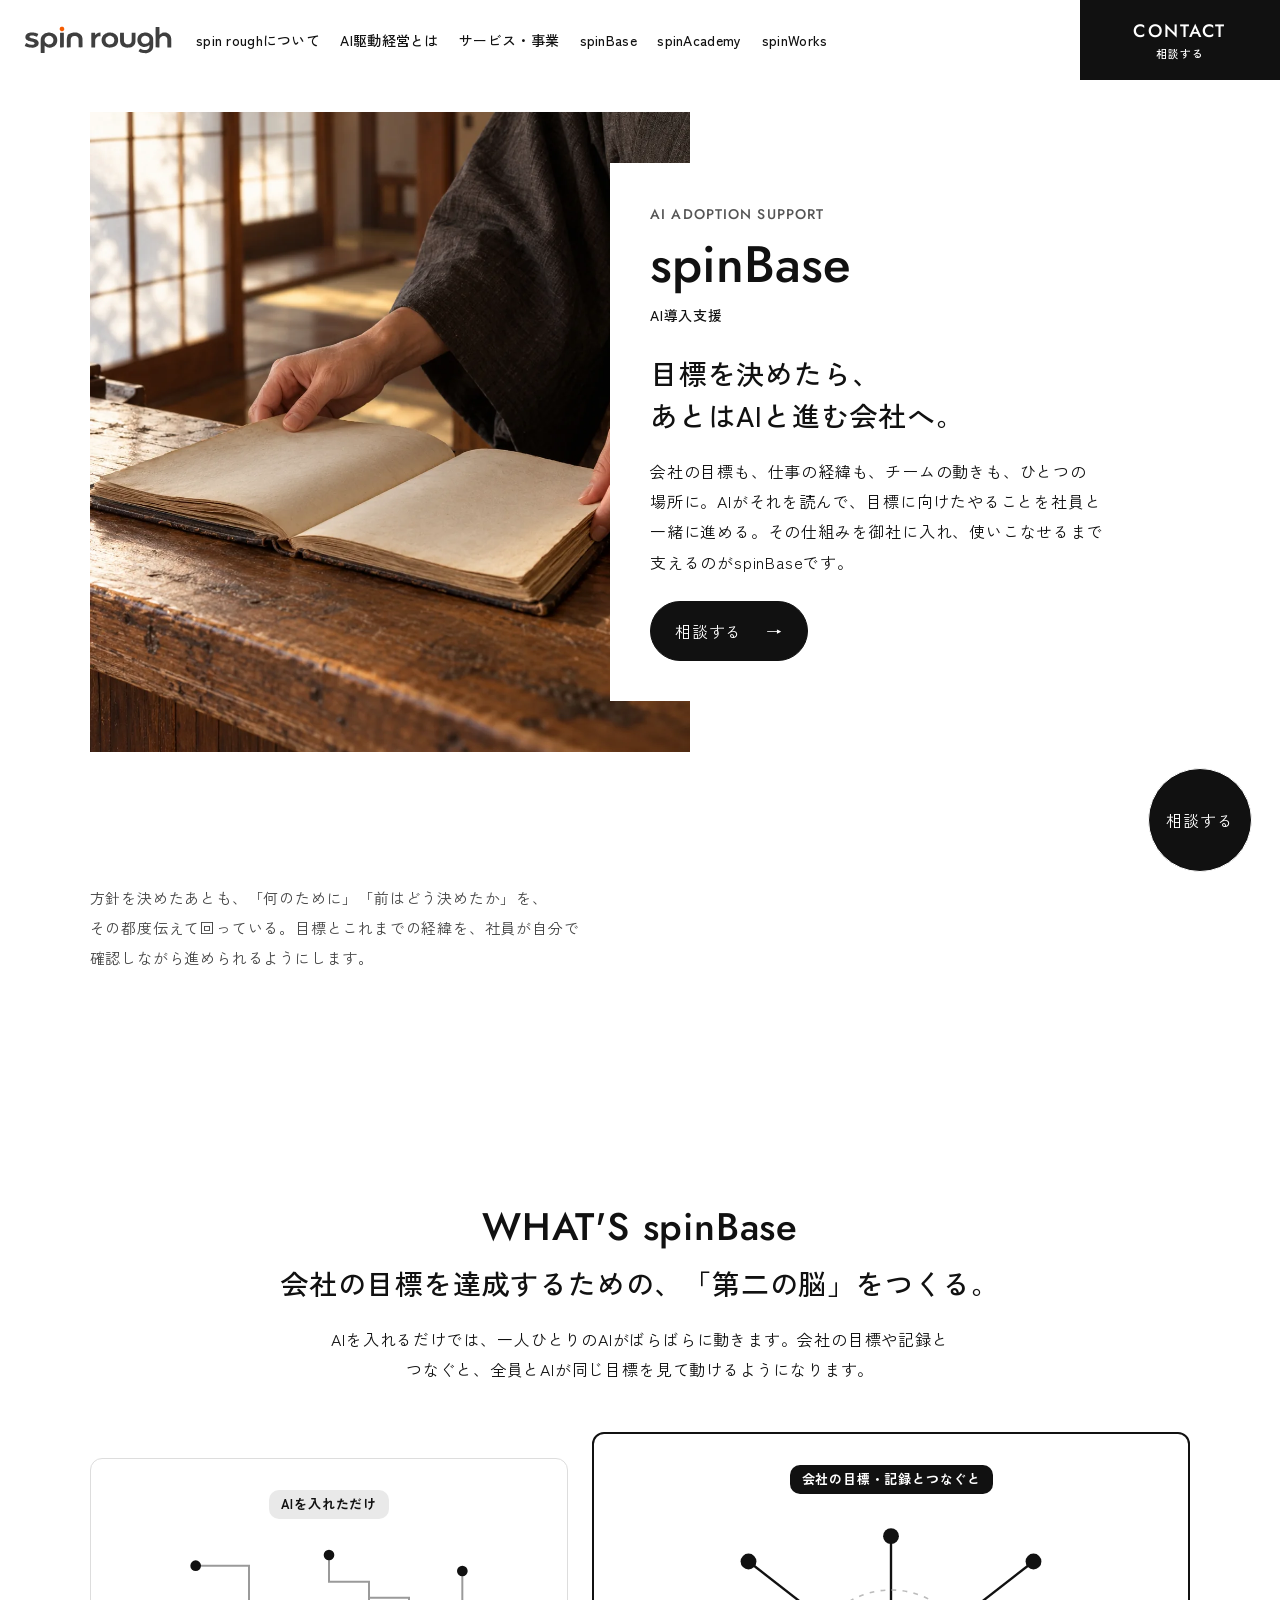
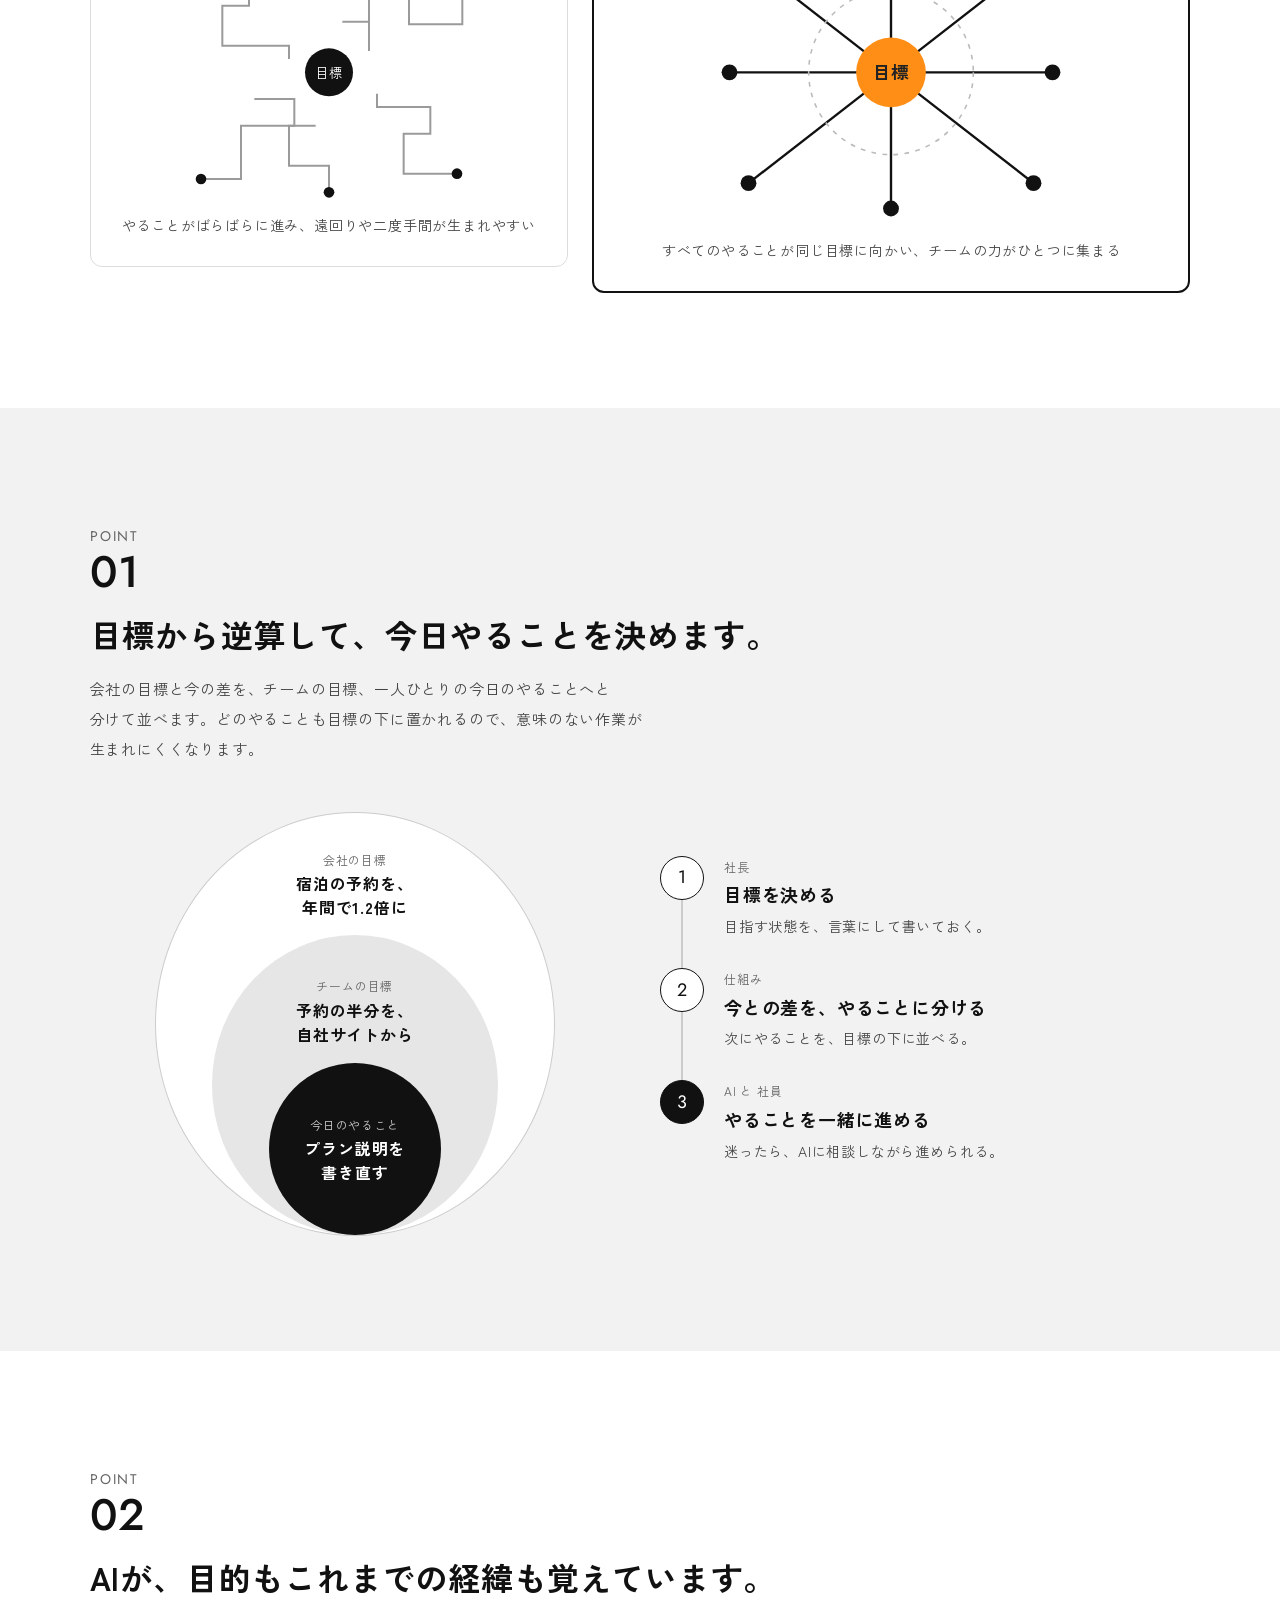
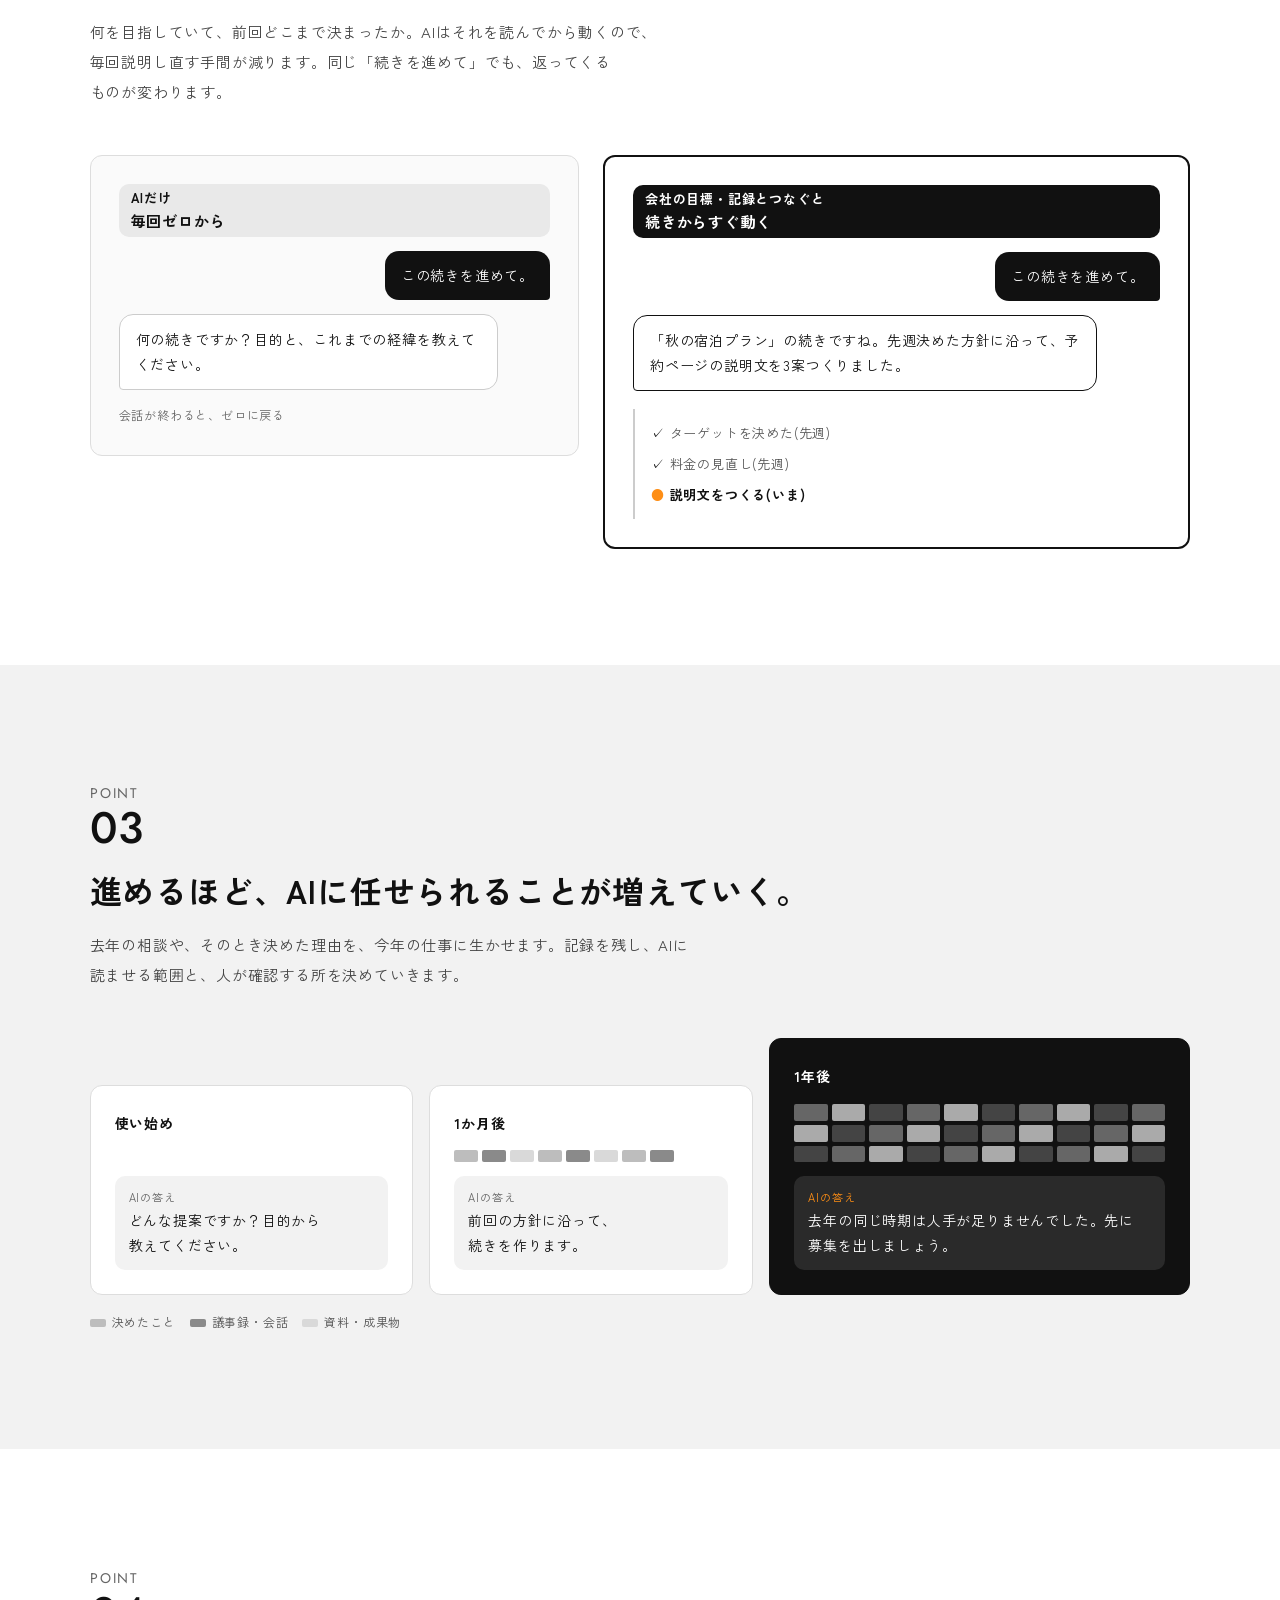
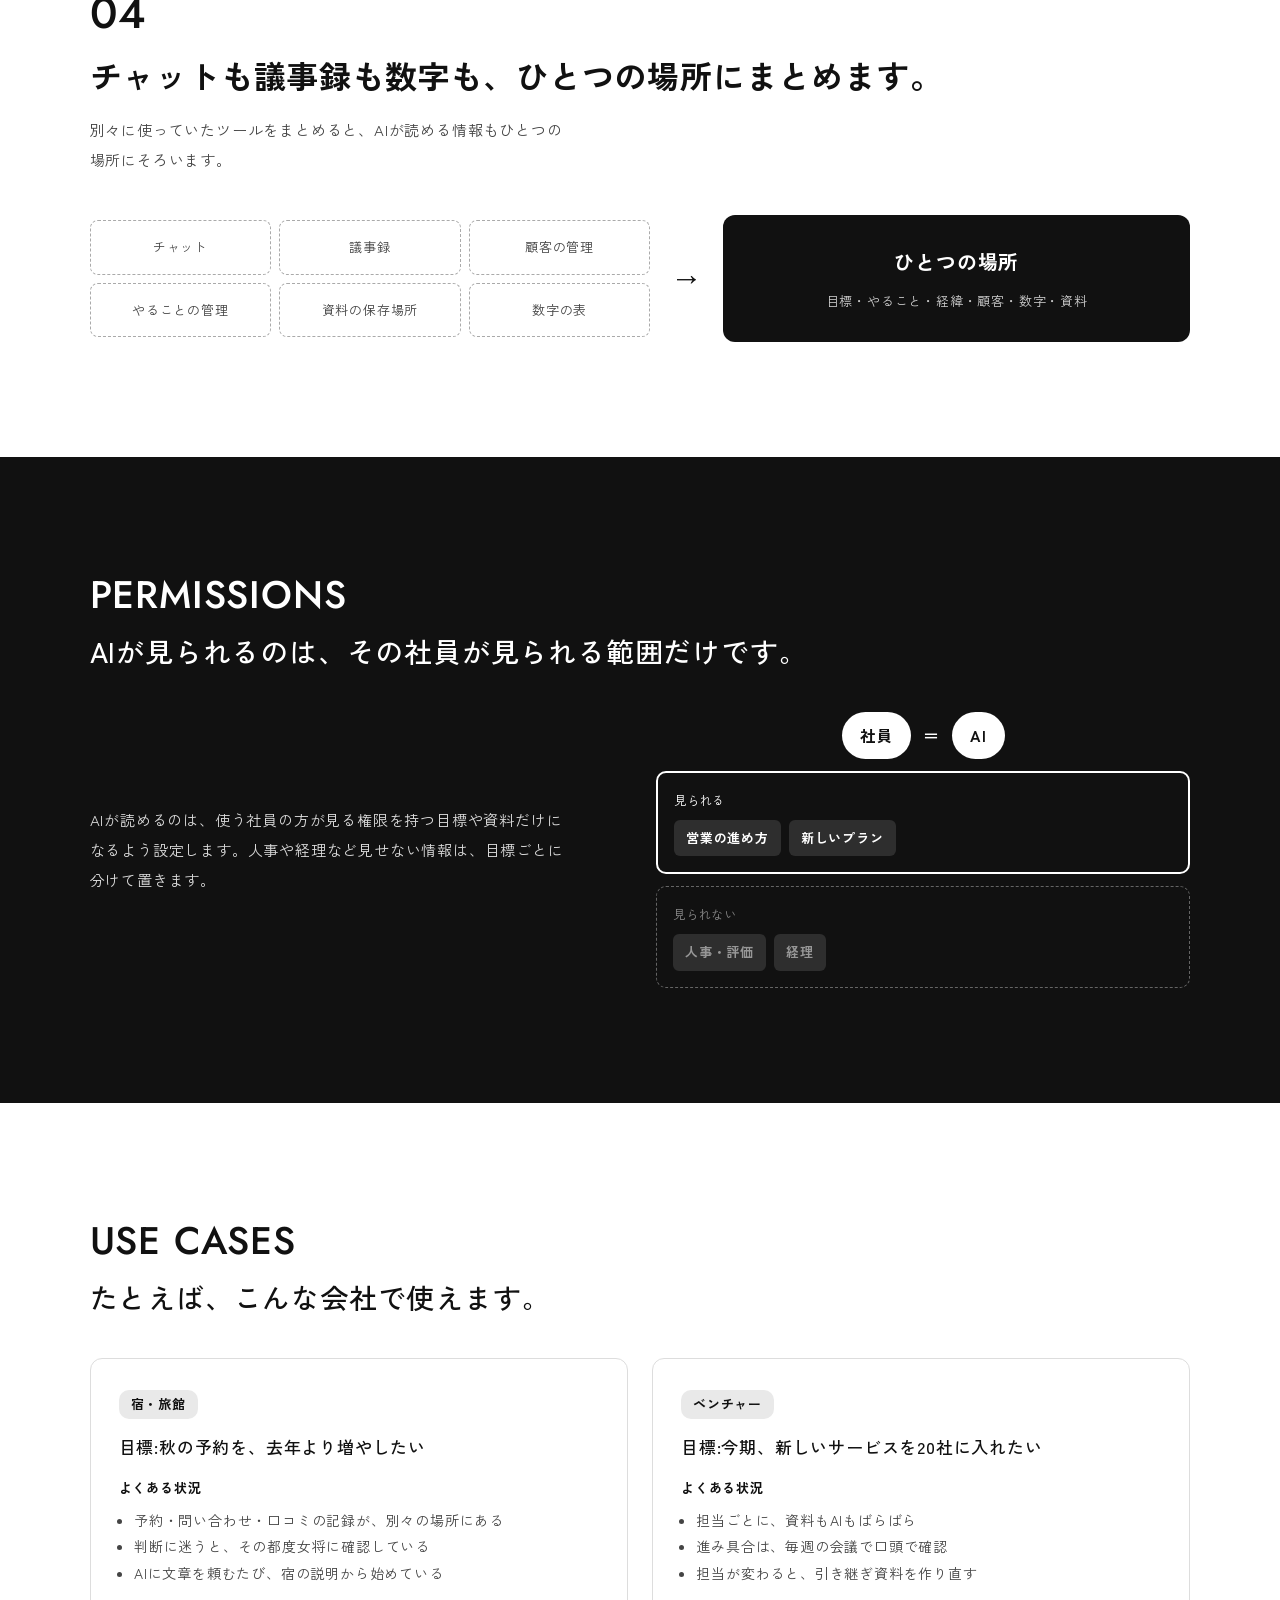
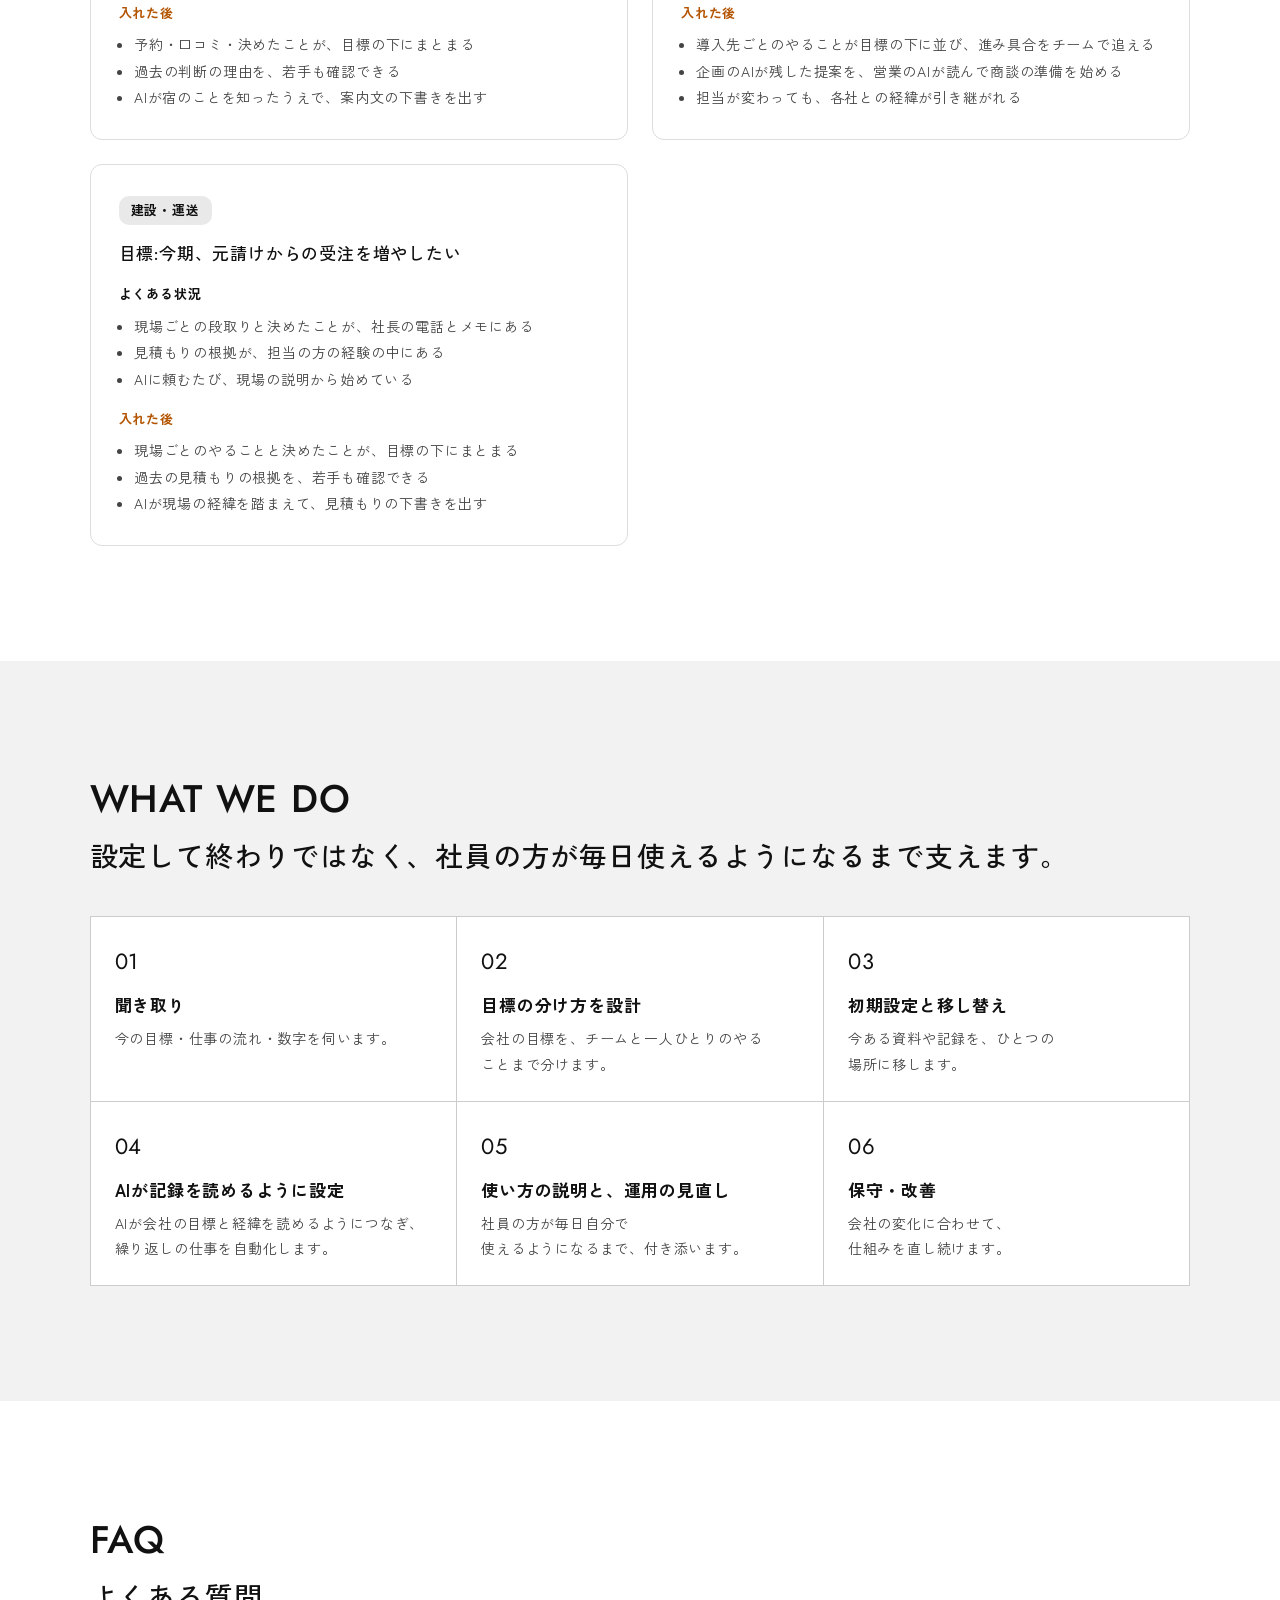
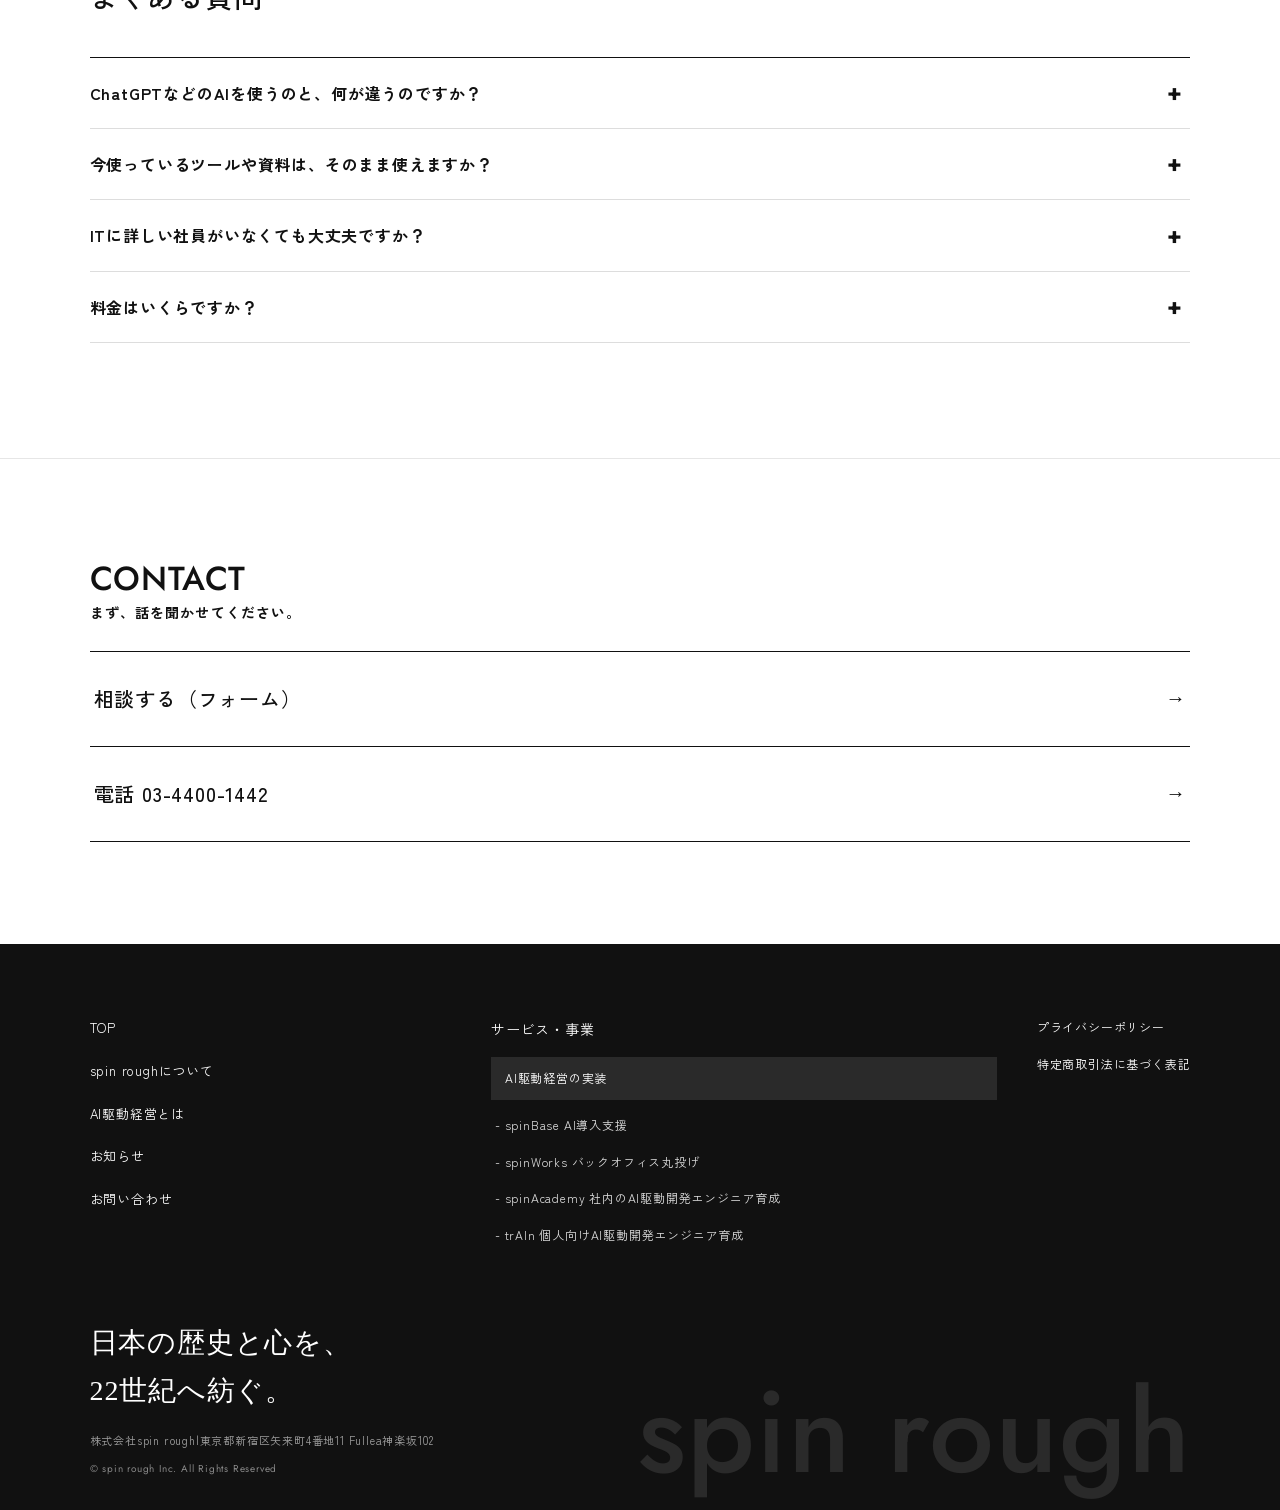
<file: base/index.html>
<!doctype html>
<html class="wbr" lang="ja">
  <head>
    <meta charset="utf-8" />
    <script>
    // 画像が一時的に読めなかった時は、消さずに読み直す(最大3回・0.6秒ずつ間を空ける)。2026-10-19
    (() => {
      document.addEventListener('error', (e) => {
        const img = e.target;
        if (!(img instanceof HTMLImageElement)) return;
        const n = Number(img.dataset.retry || 0);
        if (n >= 3) return;
        img.dataset.retry = String(n + 1);
        const src = img.getAttribute('src'), srcset = img.getAttribute('srcset');
        img.removeAttribute('srcset'); img.removeAttribute('src');
        setTimeout(() => { if (srcset) img.setAttribute('srcset', srcset); if (src) img.setAttribute('src', src); }, 600 * (n + 1));
      }, true);
    })();
    </script>
    <meta name="viewport" content="width=device-width, initial-scale=1" />
    <title>spinBase|AI導入支援|株式会社spin rough</title>
    <meta name="description" content="会社の目標も、決めたことも、仕事の経緯も、数字も、ひとつの場所に。社員とAIが同じものを見て動ける会社にする、AI導入支援です。" />
    <link rel="icon" href="../favicon.ico" sizes="48x48" />
    <link rel="icon" type="image/png" href="../favicon-192.png" sizes="192x192" />
    <link rel="icon" type="image/svg+xml" href="../assets/logo-mark.svg" />
    <link rel="apple-touch-icon" href="../apple-touch-icon.png" />
    <meta property="og:title" content="spinBase|AI導入支援|株式会社spin rough" />
    <meta property="og:description" content="会社の目標も、決めたことも、仕事の経緯も、数字も、ひとつの場所に。社員とAIが同じものを見て動ける会社にする、AI導入支援です。" />
    <meta property="og:type" content="website" />
    <meta property="og:site_name" content="株式会社spin rough" />
    <meta property="og:locale" content="ja_JP" />
    <meta property="og:image" content="https://spinrough.com/assets/ogp-logo.jpg" />
    <meta property="og:image:width" content="1200" />
    <meta property="og:image:height" content="630" />
    <meta name="twitter:card" content="summary_large_image" />
    <meta property="og:url" content="https://spinrough.com/base/" />
    <link rel="preconnect" href="https://fonts.googleapis.com" />
    <link rel="preconnect" href="https://fonts.gstatic.com" crossorigin />
    <link href="https://fonts.googleapis.com/css2?family=Jost:wght@400;500&amp;family=Zen+Kaku+Gothic+New:wght@400;500;700&amp;display=swap" rel="stylesheet" />
    <link rel="stylesheet" href="../css/style.css" />
    <link rel="stylesheet" href="../css/header-v3.css" />
    <link rel="stylesheet" href="../css/mz.css" />
    <link rel="stylesheet" href="../css/svc.css" />
    <link rel="stylesheet" href="../css/base.css" />
  </head>
  <body class="subpage svc svc--base">
    <header class="site-header gh" aria-label="サイトヘッダー">
      <a class="gh-logo header-logo" href="../index.html" aria-label="spin rough トップ"><img src="../assets/logo-type.svg" alt="spin rough" width="472" height="90" decoding="async" /></a>
      <nav class="gh-nav" aria-label="主要メニュー">
        <a href="../about/index.html">spin roughについて</a>
        <a href="../ai/index.html">AI駆動経営とは</a>
        <a href="../index.html#business">サービス・事業</a>
        <a href="index.html">spinBase</a>
        <a href="../academy/index.html">spinAcademy</a>
        <a href="../works/index.html">spinWorks</a>
      </nav>
      <a class="gh-contact" href="../contact/index.html"><span class="gh-contact-en">CONTACT</span><small>相談する</small></a>
      <button class="gh-burger" type="button" aria-expanded="false" aria-controls="gh-menu" aria-label="メニューを開く"><span></span><span></span><span></span></button>
    </header>
    <div class="gh-menu" id="gh-menu">
      <nav class="gh-menu-nav" aria-label="スマホメニュー">
        <a href="../index.html">トップ<small>TOP</small></a>
        <a href="../about/index.html">spin roughに<wbr>ついて<small>ABOUT</small></a>
        <a href="../ai/index.html">AI駆動経営とは<small>CONCEPT</small></a>
        <a href="../index.html#business">サービス・事業<small>SERVICE</small></a>
        <a href="index.html">spinBase<small>AI導入支援</small></a>
        <a href="../academy/index.html">spinAcademy<small>社内エンジニア育成</small></a>
        <a href="../works/index.html">spinWorks<small>バックオフィス丸投げ</small></a>

      </nav>
      <a class="gh-menu-contact" href="../contact/index.html">相談する</a>
      <a class="gh-menu-tel" href="tel:0344001442">03-4400-1442</a>
    </div>

<main>
      <!-- 1. MV:Addness冒頭「ゴールを決めたら、あとはAIと進むだけ」を、導入する側の言葉で -->
      <section class="svc-mv" aria-labelledby="svc-title">
        <figure class="svc-mv-photo"><img src="../assets/gen/omote-yado.webp" alt="" width="1122" height="1402" decoding="async" /></figure>
        <div class="svc-mv-card">
          <h1 id="svc-title" class="svc-mv-title"><span class="svc-mv-en">AI ADOPTION SUPPORT</span><span class="svc-mv-name">spinBase</span><span class="svc-mv-ja">AI導入支援</span></h1>
          <p class="svc-mv-h"><span>目標を<wbr>決めたら、</span><span>あとは<wbr>AIと<wbr>進む会社へ。</span></p>
          <p class="svc-mv-p">会社の<wbr>目標も、<wbr>仕事の<wbr>経緯も、<wbr>チームの<wbr>動きも、<wbr>ひとつの<wbr>場所に。<wbr>AIが<wbr>それを<wbr>読んで、<wbr>目標に<wbr>向けたやる<wbr>ことを<wbr>社員と<wbr>一緒に<wbr>進める。<wbr>その<wbr>仕組みを<wbr>御社に<wbr>入れ、<wbr>使いこなせるまで<wbr>支えるのが<wbr>spinBaseです。</p>
          <a class="svc-btn" href="../contact/index.html">相談する</a>
        </div>
      </section>
      <section class="svc-sec"><p class="bs-point-lead">方<wbr>針を<wbr>決めた<wbr>あとも、<wbr>「何の<wbr>ために」<wbr>「前は<wbr>どう<wbr>決めたか」を、<wbr>その<wbr>都度<wbr>伝えて<wbr>回っている。<wbr>目標と<wbr>これまでの<wbr>経緯を、<wbr>社員が<wbr>自分で<wbr>確認しながら<wbr>進められるようにします。</p></section>
      

      <!-- 2. 第二の脳:AIだけ(迷路) / 会社の頭脳につなぐ(放射) -->
      <section class="svc-sec bs-brain" aria-labelledby="bs-brain-t">
        <div class="svc-heading is-center"><p>WHAT'S spinBase</p><h2 id="bs-brain-t">会社の<wbr>目標を<wbr>達成する<wbr>ための、<wbr>「第二の<wbr>脳」を<wbr>つくる。</h2><span>AIを<wbr>入れるだけでは、<wbr>一人<wbr>ひとりの<wbr>AIが<wbr>ばらばらに<wbr>動きます。<wbr>会社の<wbr>目標や<wbr>記録と<wbr>つなぐと、<wbr>全員と<wbr>AIが<wbr>同じ<wbr>目標を<wbr>見て<wbr>動けるようになります。</span></div>
        <div class="bs-vs">
          <figure class="bs-vs-card" aria-label="AIを入れただけの状態:やることがばらばらに進み、目標までに遠回りが生まれる">
            <p class="bs-vs-tag">AIを<wbr>入れただけ</p>
            <svg viewBox="0 0 240 200" aria-hidden="true">
              <circle cx="120" cy="100" r="18" fill="#111"/><text x="120" y="104" text-anchor="middle" font-size="10" fill="#fff">目標</text>
              <g fill="none" stroke="#9a9a9a" stroke-width="1.5">
                <path d="M20 20 h40 v30 h-20 v30 h50 v10"/><path d="M220 24 v40 h-40 v-20 h-30 v40"/><path d="M24 180 h30 v-40 h40 v-20 h-30"/><path d="M216 176 h-40 v-30 h20 v-20 h-40 v-10"/><path d="M120 12 v20 h30 v30 h-20"/><path d="M120 190 v-20 h-30 v-30 h20"/>
              </g>
              <g fill="#111"><circle cx="20" cy="20" r="4"/><circle cx="220" cy="24" r="4"/><circle cx="24" cy="180" r="4"/><circle cx="216" cy="176" r="4"/><circle cx="120" cy="12" r="4"/><circle cx="120" cy="190" r="4"/></g>
            </svg>
            <figcaption>やる<wbr>ことがばらばらに<wbr>進み、<wbr>遠回りや<wbr>二度<wbr>手間が<wbr>生まれやすい</figcaption>
          </figure>
          <figure class="bs-vs-card is-after" aria-label="会社の目標・記録とつないだ状態:すべてのやることが同じ目標に向かう">
            <p class="bs-vs-tag">会社の<wbr>目標・記録と<wbr>つなぐと</p>
            <svg viewBox="0 0 240 200" aria-hidden="true">
              <g stroke="#111" stroke-width="1.5">
                <line x1="120" y1="100" x2="30" y2="30"/><line x1="120" y1="100" x2="210" y2="30"/><line x1="120" y1="100" x2="30" y2="170"/><line x1="120" y1="100" x2="210" y2="170"/><line x1="120" y1="100" x2="120" y2="14"/><line x1="120" y1="100" x2="120" y2="186"/><line x1="120" y1="100" x2="18" y2="100"/><line x1="120" y1="100" x2="222" y2="100"/>
              </g>
              <circle cx="120" cy="100" r="52" fill="none" stroke="#bbb" stroke-dasharray="3 4"/>
              <g fill="#111"><circle cx="30" cy="30" r="5"/><circle cx="210" cy="30" r="5"/><circle cx="30" cy="170" r="5"/><circle cx="210" cy="170" r="5"/><circle cx="120" cy="14" r="5"/><circle cx="120" cy="186" r="5"/><circle cx="18" cy="100" r="5"/><circle cx="222" cy="100" r="5"/></g>
              <circle cx="120" cy="100" r="22" fill="#FE8E15"/><text x="120" y="104" text-anchor="middle" font-size="11" font-weight="700" fill="#222">目標</text>
            </svg>
            <figcaption>すべての<wbr>やる<wbr>ことが<wbr>同じ<wbr>目標に<wbr>向かい、<wbr>チームの<wbr>力が<wbr>ひとつに<wbr>集まる</figcaption>
          </figure>
        </div>
      </section>

      <!-- 3. POINT 01:目標と現在地のあいだを、やることでつなぐ(入れ子の円+3段) -->
      <section class="svc-sec svc-sec--gray bs-point" aria-labelledby="bs-p1-t">
        <p class="bs-point-no">POINT <b>01</b></p>
        <h2 id="bs-p1-t" class="bs-point-h">目標から<wbr>逆算して、<wbr>今日やる<wbr>ことを<wbr>決めます。</h2>
        <p class="bs-point-lead">会社の<wbr>目標と<wbr>今の<wbr>差を、<wbr>チームの<wbr>目標、<wbr>一人<wbr>ひとりの<wbr>今日の<wbr>やる<wbr>ことへと<wbr>分けて<wbr>並べます。<wbr>どの<wbr>やる<wbr>ことも<wbr>目標の<wbr>下に<wbr>置かれるので、<wbr>意味の<wbr>ない<wbr>作業が<wbr>生まれに<wbr>くくなります。</p>
        <div class="bs-p1">
          <figure class="bs-nest" aria-label="入れ子の図:会社の目標の中にチームの目標、その中に今日のやること">
            <div class="bs-nest-1"><small>会社の<wbr>目標</small><b>宿泊の<wbr>予約を、<br />年間で<wbr>1.2倍に</b>
              <div class="bs-nest-2"><small>チームの<wbr>目標</small><b>予約の<wbr>半分を、<br />自社サイトから</b>
                <div class="bs-nest-3"><small>今<wbr>日の<wbr>やる<wbr>こと</small><b>プラン説明を<br />書き直す</b></div>
              </div>
            </div>
            
          </figure>
          <ol class="bs-steps">
            <li><span>1</span><p class="bs-who">社長</p><h3>目標を<wbr>決める</h3><p>目指す状態を、<wbr>言葉に<wbr>して<wbr>書いておく。</p></li>
            <li><span>2</span><p class="bs-who">仕組み</p><h3>今との<wbr>差を、やる<wbr>ことに<wbr>分ける</h3><p>次に<wbr>やる<wbr>ことを、<wbr>目標の<wbr>下に<wbr>並べる。</p></li>
            <li><span>3</span><p class="bs-who">AI と<wbr> 社員</p><h3>やる<wbr>ことを<wbr>一緒に<wbr>進める</h3><p>迷ったら、<wbr>AIに<wbr>相談しながら<wbr>進められる。</p></li>
          </ol>
        </div>
      </section>

      <!-- 4. POINT 02:目的も経緯も覚えている(会話の前と後) -->
      <section class="svc-sec bs-point" aria-labelledby="bs-p2-t">
        <p class="bs-point-no">POINT <b>02</b></p>
        <h2 id="bs-p2-t" class="bs-point-h">AIが、<wbr>目的も<wbr>これまでの<wbr>経緯も<wbr>覚えています。</h2>
        <p class="bs-point-lead">何を<wbr>目指していて、<wbr>前回どこまで<wbr>決まったか。<wbr>AIは<wbr>それを<wbr>読んでから<wbr>動くので、<wbr>毎回<wbr>説明し直す<wbr>手間が<wbr>減ります。<wbr>同じ<wbr>「続きを<wbr>進めて」でも、<wbr>返ってくる<wbr>ものが<wbr>変わります。</p>
        <div class="bs-chat">
          <figure class="bs-chat-card">
            <p class="bs-vs-tag">AIだけ<b>毎回<wbr>ゼロから</b></p>
            <div class="bs-bubble is-me">この続きを進めて。</div>
            <div class="bs-bubble is-ai">何の続きですか？目的と、これまでの経緯を教えてください。</div>
            <figcaption>会話が<wbr>終わると、<wbr>ゼロに<wbr>戻る</figcaption>
          </figure>
          <figure class="bs-chat-card is-after">
            <p class="bs-vs-tag">会社の<wbr>目標・記録と<wbr>つなぐと<b>続きから<wbr>すぐ<wbr>動く</b></p>
            <div class="bs-bubble is-me">この続きを進めて。</div>
            <div class="bs-bubble is-ai">「秋の宿泊プラン」の続きですね。先週決めた方針に沿って、予約ページの説明文を3案つくりました。</div>
            <ul class="bs-done"><li>ターゲットを<wbr>決めた<wbr>(先週)</li><li>料金の<wbr>見直し(先週)</li><li class="is-now">説明文を<wbr>つくる<wbr>(いま)</li></ul>
            
          </figure>
        </div>
      </section>

      <!-- 5. POINT 03:進めるほど任せられることが増える(使い始め→1か月→1年) -->
      <section class="svc-sec svc-sec--gray bs-point" aria-labelledby="bs-p3-t">
        <p class="bs-point-no">POINT <b>03</b></p>
        <h2 id="bs-p3-t" class="bs-point-h">進める<wbr>ほど、<wbr>AIに<wbr>任せられる<wbr>ことが<wbr>増えていく。</h2>
        <p class="bs-point-lead">去年の<wbr>相談や、<wbr>その<wbr>とき<wbr>決めた<wbr>理由を、<wbr>今年の<wbr>仕事に<wbr>生かせます。<wbr>記録を<wbr>残し、<wbr>AIに<wbr>読ませる<wbr>範囲と、<wbr>人が<wbr>確認する<wbr>所を<wbr>決めて<wbr>いきます。</p>
        <ol class="bs-grow">
          <li><p class="bs-grow-when">使い<wbr>始め</p><div class="bs-grow-stack"></div><p class="bs-grow-ai"><small>AIの<wbr>答え</small>どんな<wbr>提案ですか？<wbr>目的から<wbr>教えてください。</p></li>
          <li><p class="bs-grow-when">1か<wbr>月後</p><div class="bs-grow-stack"><i></i><i></i><i></i><i></i><i></i><i></i><i></i><i></i></div><p class="bs-grow-ai"><small>AIの<wbr>答え</small>前回の<wbr>方<wbr>針に<wbr>沿って、<wbr>続きを<wbr>作ります。</p></li>
          <li class="is-year"><p class="bs-grow-when">1年後</p><div class="bs-grow-stack"><i></i><i></i><i></i><i></i><i></i><i></i><i></i><i></i><i></i><i></i><i></i><i></i><i></i><i></i><i></i><i></i><i></i><i></i><i></i><i></i><i></i><i></i><i></i><i></i><i></i><i></i><i></i><i></i><i></i><i></i></div><p class="bs-grow-ai"><small>AIの<wbr>答え</small>去年の<wbr>同じ<wbr>時期は<wbr>人手が<wbr>足りませんでした。<wbr>先に<wbr>募集を<wbr>出しましょう。</p></li>
        </ol>
        <p class="bs-legend"><span class="k1"></span>決めた<wbr>こと<wbr> <span class="k2"></span>議事録・会話 <span class="k3"></span>資料・成果物</p>
      </section>

      <!-- 6. POINT 04:道具がひとつに -->
      <section class="svc-sec bs-point" aria-labelledby="bs-p4-t">
        <p class="bs-point-no">POINT <b>04</b></p>
        <h2 id="bs-p4-t" class="bs-point-h">チャットも<wbr>議事録も<wbr>数字も、<wbr>ひとつの<wbr>場所に<wbr>まとめます。</h2>
        <p class="bs-point-lead">別々に<wbr>使っていた<wbr>ツールを<wbr>まとめると、<wbr>AIが<wbr>読める<wbr>情報も<wbr>ひとつの<wbr>場所に<wbr>そろいます。</p>
        <div class="bs-tools">
          <ul class="bs-tools-before"><li>チャット</li><li>議事録</li><li>顧客の<wbr>管理</li><li>やる<wbr>ことの<wbr>管理</li><li>資料の<wbr>保存場所</li><li>数字の<wbr>表</li></ul>
          <p class="bs-tools-arrow" aria-hidden="true">→</p>
          <div class="bs-tools-after"><b>ひとつの<wbr>場所</b><span>目標・やる<wbr>こと・経緯・顧客・数字・<wbr>資料</span></div>
        </div>
      </section>

      <!-- 7. 見える範囲 -->
      <section class="svc-sec svc-sec--dark bs-perm" aria-labelledby="bs-perm-t">
        <div class="svc-heading is-light"><p>PERMISSIONS</p><h2 id="bs-perm-t">AIが<wbr>見られるのは、<wbr>その<wbr>社員が<wbr>見られる<wbr>範囲だけです。</h2></div>
        <div class="bs-perm-grid">
          <p class="bs-perm-text">AIが<wbr>読めるのは、<wbr>使う<wbr>社員の<wbr>方が<wbr>見る<wbr>権限を<wbr>持つ<wbr>目標や<wbr>資料だけに<wbr>なるよう<wbr>設定します。<wbr>人事や<wbr>経理など<wbr>見せない<wbr>情報は、<wbr>目標ごとに<wbr>分けて<wbr>置きます。</p>
          <figure class="bs-perm-fig" aria-label="社員とAIは同じ範囲だけを見られる。見る権限のない人事・経理は見えない">
            <div class="bs-perm-who"><span>社員</span><span>＝</span><span>AI</span></div>
            <div class="bs-perm-ok"><small>見られる</small><b>営業の<wbr>進め方</b><b>新しい<wbr>プラン</b></div>
            <div class="bs-perm-ng"><small>見られない</small><b>人事・評価</b><b>経理</b></div>
          </figure>
        </div>
      </section>

      <!-- 8. 使い方の例(宿/ベンチャー) -->
      <section class="svc-sec bs-cases" aria-labelledby="bs-cases-t">
        <div class="svc-heading"><p>USE CASES</p><h2 id="bs-cases-t">た<wbr>とえば、<wbr>こんな<wbr>会社で<wbr>使えます。</h2></div>
        <div class="bs-case-grid">
          <article class="bs-case"><p class="bs-vs-tag">宿・旅館</p><h3>目標:秋の<wbr>予約を、<wbr>去年より<wbr>増や<wbr>したい</h3>
            <dl><dt>よく<wbr>ある<wbr>状況</dt><dd><ul><li>予約・問い<wbr>合わせ・口コミの<wbr>記録が、<wbr>別々の<wbr>場所に<wbr>ある</li><li>判断に<wbr>迷うと、<wbr>その<wbr>都度女将に<wbr>確認している</li><li>AIに<wbr>文章を<wbr>頼むたび、<wbr>宿の<wbr>説明から<wbr>始めている</li></ul></dd>
            <dt>入れた<wbr>後</dt><dd><ul><li>予約・口コミ・<wbr>決めた<wbr>ことが、<wbr>目標の<wbr>下に<wbr>まとまる</li><li>過去の<wbr>判断の<wbr>理由を、<wbr>若手も<wbr>確認できる</li><li>AIが<wbr>宿の<wbr>ことを<wbr>知ったうえで、<wbr>案内文の<wbr>下書きを<wbr>出す</li></ul></dd></dl>
          </article>
          <article class="bs-case"><p class="bs-vs-tag">ベンチャー</p><h3>目標:今期、<wbr>新しい<wbr>サービスを<wbr>20社に<wbr>入れたい</h3>
            <dl><dt>よく<wbr>ある<wbr>状況</dt><dd><ul><li>担当ごとに、<wbr>資料も<wbr>AIもばらばら</li><li>進み具合は、<wbr>毎週の<wbr>会議で<wbr>口頭で<wbr>確認</li><li>担当が<wbr>変わると、<wbr>引き継ぎ資料を<wbr>作り直す</li></ul></dd>
            <dt>入れた<wbr>後</dt><dd><ul><li>導入先ごとの<wbr>やる<wbr>ことが<wbr>目標の<wbr>下に<wbr>並び、<wbr>進み具合を<wbr>チームで<wbr>追える</li><li>企画の<wbr>AIが<wbr>残した<wbr>提案を、<wbr>営業の<wbr>AIが<wbr>読んで<wbr>商談の<wbr>準備を<wbr>始める</li><li>担当が<wbr>変わっても、<wbr>各社との<wbr>経緯が<wbr>引き継がれる</li></ul></dd></dl>
          </article>
          <article class="bs-case"><p class="bs-vs-tag">建設・運送</p><h3>目標:今期、<wbr>元請けからの<wbr>受注を<wbr>増や<wbr>したい</h3>
            <dl><dt>よく<wbr>ある<wbr>状況</dt><dd><ul><li>現場ごとの<wbr>段取りと<wbr>決めた<wbr>ことが、<wbr>社長の<wbr>電話と<wbr>メモに<wbr>ある</li><li>見積もりの<wbr>根拠が、<wbr>担当の<wbr>方の<wbr>経験の<wbr>中に<wbr>ある</li><li>AIに<wbr>頼むたび、<wbr>現場の<wbr>説明から<wbr>始めている</li></ul></dd>
            <dt>入れた<wbr>後</dt><dd><ul><li>現場ごとの<wbr>やる<wbr>ことと<wbr>決めた<wbr>ことが、<wbr>目標の<wbr>下に<wbr>まとまる</li><li>過去の<wbr>見積もりの<wbr>根拠を、<wbr>若手も<wbr>確認できる</li><li>AIが<wbr>現場の<wbr>経緯を<wbr>踏まえて、<wbr>見積もりの<wbr>下書きを<wbr>出す</li></ul></dd></dl>
          </article>
        </div>
      </section>

      <!-- 9. spin roughが入ること(導入支援の価値) -->
      <section class="svc-sec svc-sec--gray bs-role" aria-labelledby="bs-role-t">
        <div class="svc-heading"><p>WHAT WE DO</p><h2 id="bs-role-t">設定して<wbr>終わりではなく、<wbr>社員の<wbr>方が<wbr>毎日<wbr>使えるようになるまで<wbr>支えます。</h2></div>
        <ol class="bs-role-steps">
          <li><span>01</span><h3>聞き取り</h3><p>今の<wbr>目標・仕事の<wbr>流れ・数字を<wbr>伺います。</p></li>
          <li><span>02</span><h3>目標の<wbr>分け方を<wbr>設計</h3><p>会社の<wbr>目標を、<wbr>チームと<wbr>一人<wbr>ひとりの<wbr>やる<wbr>ことまで<wbr>分けます。</p></li>
          <li><span>03</span><h3>初期設定と<wbr>移し替え</h3><p>今ある<wbr>資料や<wbr>記録を、<wbr>ひとつの<wbr>場所に<wbr>移します。</p></li>
          <li><span>04</span><h3>AIが<wbr>記録を<wbr>読めるように<wbr>設定</h3><p>AIが<wbr>会社の<wbr>目標と<wbr>経緯を<wbr>読めるように<wbr>つなぎ、<wbr>繰り返しの<wbr>仕事を<wbr>自動化します。</p></li>
          <li><span>05</span><h3>使い方の<wbr>説明と、<wbr>運用の<wbr>見直し</h3><p>社員の<wbr>方が<wbr>毎日<wbr>自分で<wbr>使えるようになるまで、<wbr>付き添います。</p></li>
          <li><span>06</span><h3>保守・改善</h3><p>会社の<wbr>変化に<wbr>合わせて、<wbr>仕組みを<wbr>直し続けます。</p></li>
        </ol>
      </section>

      <section class="svc-sec bs-faq" aria-labelledby="bs-faq-t">
        <div class="svc-heading"><p>FAQ</p><h2 id="bs-faq-t">よく<wbr>ある<wbr>質問</h2></div>
        <div class="bs-faq-list">
          <details><summary>ChatGPTなどの<wbr>AIを<wbr>使うのと、<wbr>何が<wbr>違うのですか？</summary><p>会社の<wbr>目標や<wbr>仕事の<wbr>記録を<wbr>整理して、<wbr>AIが<wbr>毎回<wbr>それを<wbr>踏まえて<wbr>動けるように<wbr>する<wbr>点が<wbr>違います。<wbr>設定に<wbr>加えて、<wbr>社員の<wbr>方への<wbr>使い方の<wbr>説明まで<wbr>行います。</p></details>
          <details><summary>今<wbr>使っている<wbr>ツールや<wbr>資料は、<wbr>そのまま<wbr>使えますか？</summary><p>今の<wbr>資料や<wbr>ツールを<wbr>確認して、<wbr>残すもの・移すものを<wbr>一緒に<wbr>整理します。</p></details>
          <details><summary>ITに<wbr>詳しい<wbr>社員が<wbr>いなくても<wbr>大丈夫ですか？</summary><p>はい。<wbr>設計から<wbr>設定、<wbr>社員の<wbr>方が<wbr>使えるようになるまで、<wbr>spin roughが<wbr>担当します。</p></details>
          <details><summary>料金は<wbr>いくらですか？</summary><p>会社の<wbr>規模と<wbr>入れる<wbr>範囲を<wbr>伺ったうえで、<wbr>面談時に<wbr>ご案内し、<wbr>契約前に<wbr>書面で<wbr>お示しします。</p></details>
        </div>
      </section>

<section class="mz-contact" id="contact" aria-labelledby="contact-title">
<div class="mz-heading"><p>CONTACT</p><h2 id="contact-title">まず、<wbr>話を<wbr>聞かせてください。</h2>
</div>
<div class="mz-contact-rows"><a class="consult-button" href="../contact/index.html"><span>相談する<wbr>（フォーム）</span><i aria-hidden="true">→</i></a><a class="contact-phone" href="tel:0344001442"><span>電話 03-4400-1442</span><i aria-hidden="true">→</i></a>
</div>
</section>    </main>

    <a class="svc-float" href="../contact/index.html" aria-label="相談する"><span>相談する</span></a>

    <footer class="mz-footer">
      <div class="mz-footer-cols">
        <nav class="mz-footer-nav" aria-label="サイトメニュー">
          <a href="../index.html">TOP</a><a href="../about/index.html">spin roughに<wbr>ついて</a><a href="../ai/index.html">AI駆動経営とは</a><a href="../index.html#news">お知らせ</a><a href="../contact/index.html">お問い<wbr>合わせ</a>
        </nav>
        <div class="mz-footer-svc">
          <p class="mz-footer-svc-h">サービス・事業</p>
          <p class="mz-footer-svc-cat">AI駆動経営の<wbr>実装</p>
          <a href="index.html">- spinBase AI導入支援</a><a href="../works/index.html">- spinWorks バックオフィス丸投げ</a><a href="../academy/index.html">- spinAcademy 社内の<wbr>AI駆動開発エンジニア育成</a><a href="../academy/index.html#train">- trAIn 個人向けAI駆動開発エンジニア育成</a>
        </div>
        <nav class="mz-footer-legal" aria-label="規約"><a href="../privacy/index.html">プライバシーポリシー</a><a href="../tokushoho/index.html">特定商取引法に<wbr>基づく<wbr>表記</a></nav>
      </div>
      <div class="mz-footer-bottom">
        <div>
          <p class="mz-footer-msg"><span>日本の<wbr>歴史と<wbr>心を、</span><span>22世紀へ<wbr>紡ぐ。</span></p>
          <address>株式会社spin rough|東京都新宿区矢来町4番地11 Fullea神楽坂102</address>
          <small>&copy; spin rough Inc. All Rights Reserved</small>
        </div>
        <p class="mz-footer-word" aria-hidden="true">spin rough</p>
      </div>
    </footer>
    <script src="../js/header-v3.js"></script>
  </body>
</html>
</file>
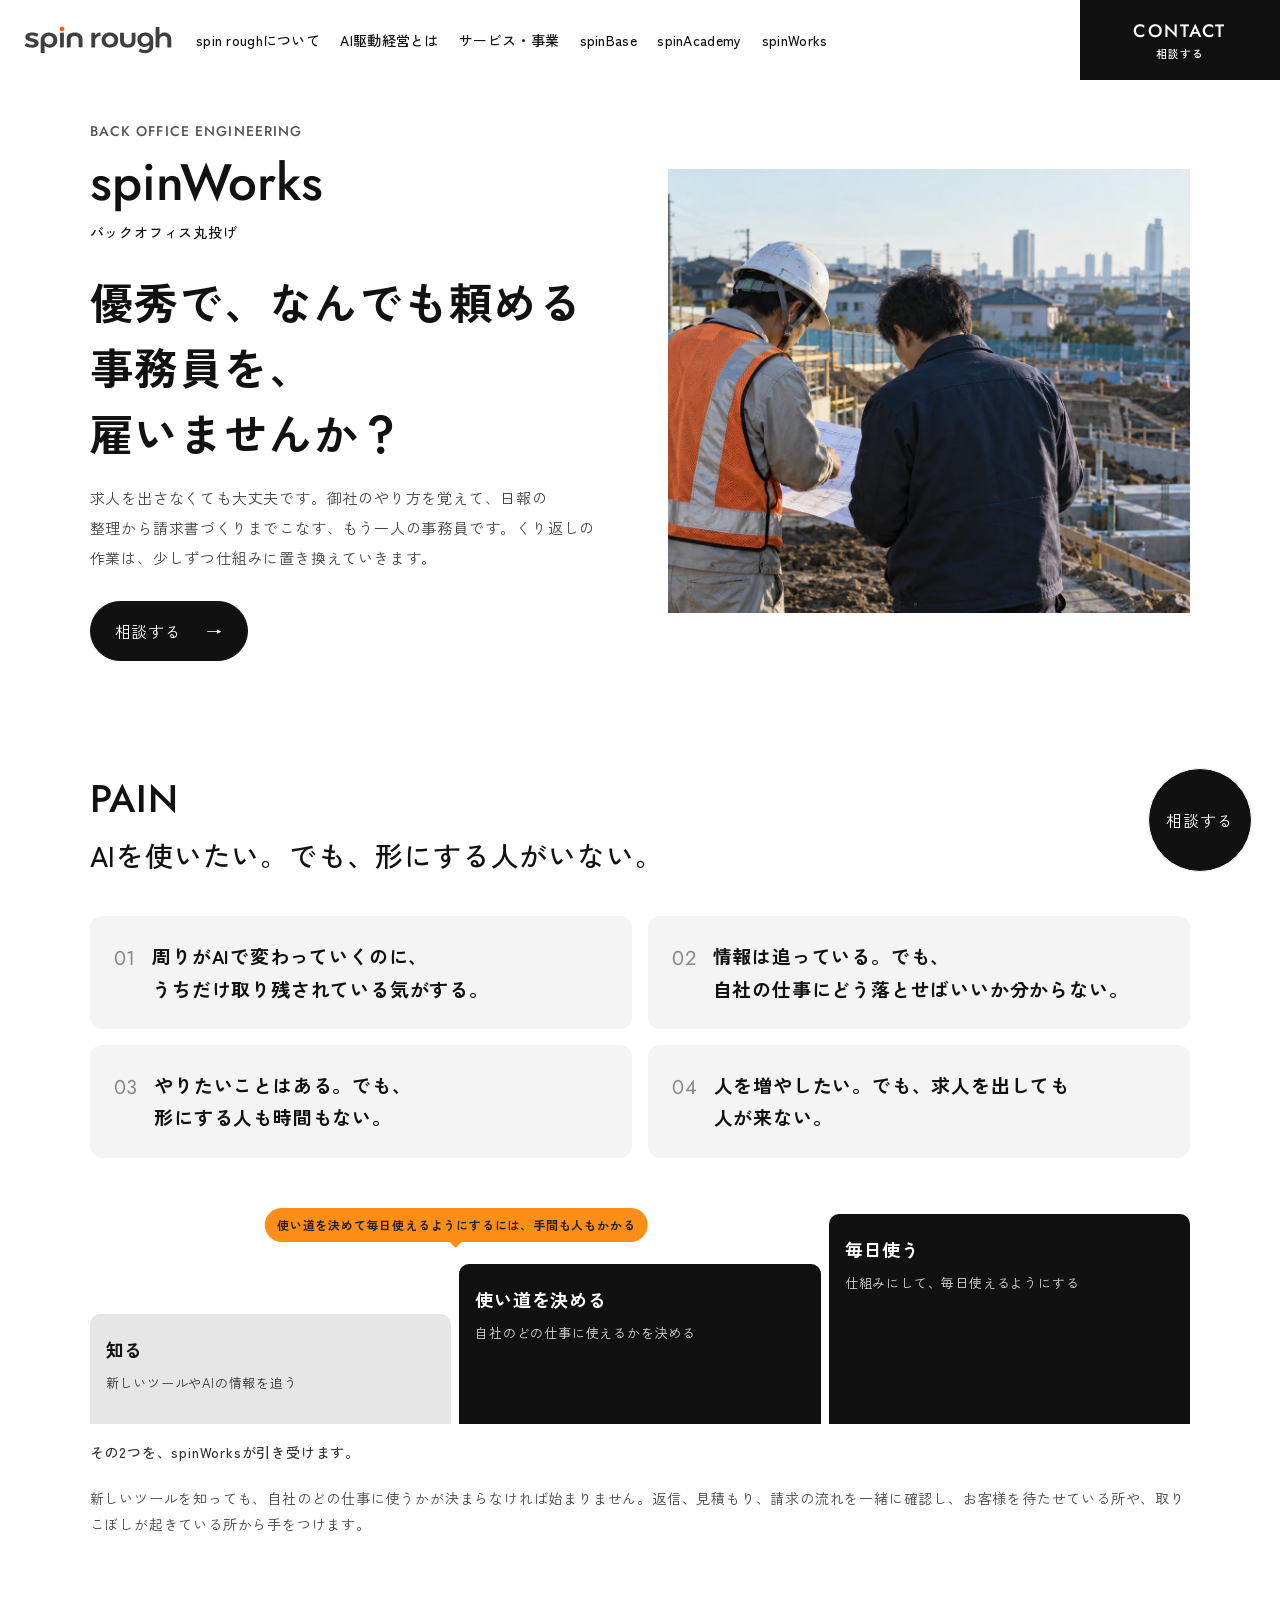
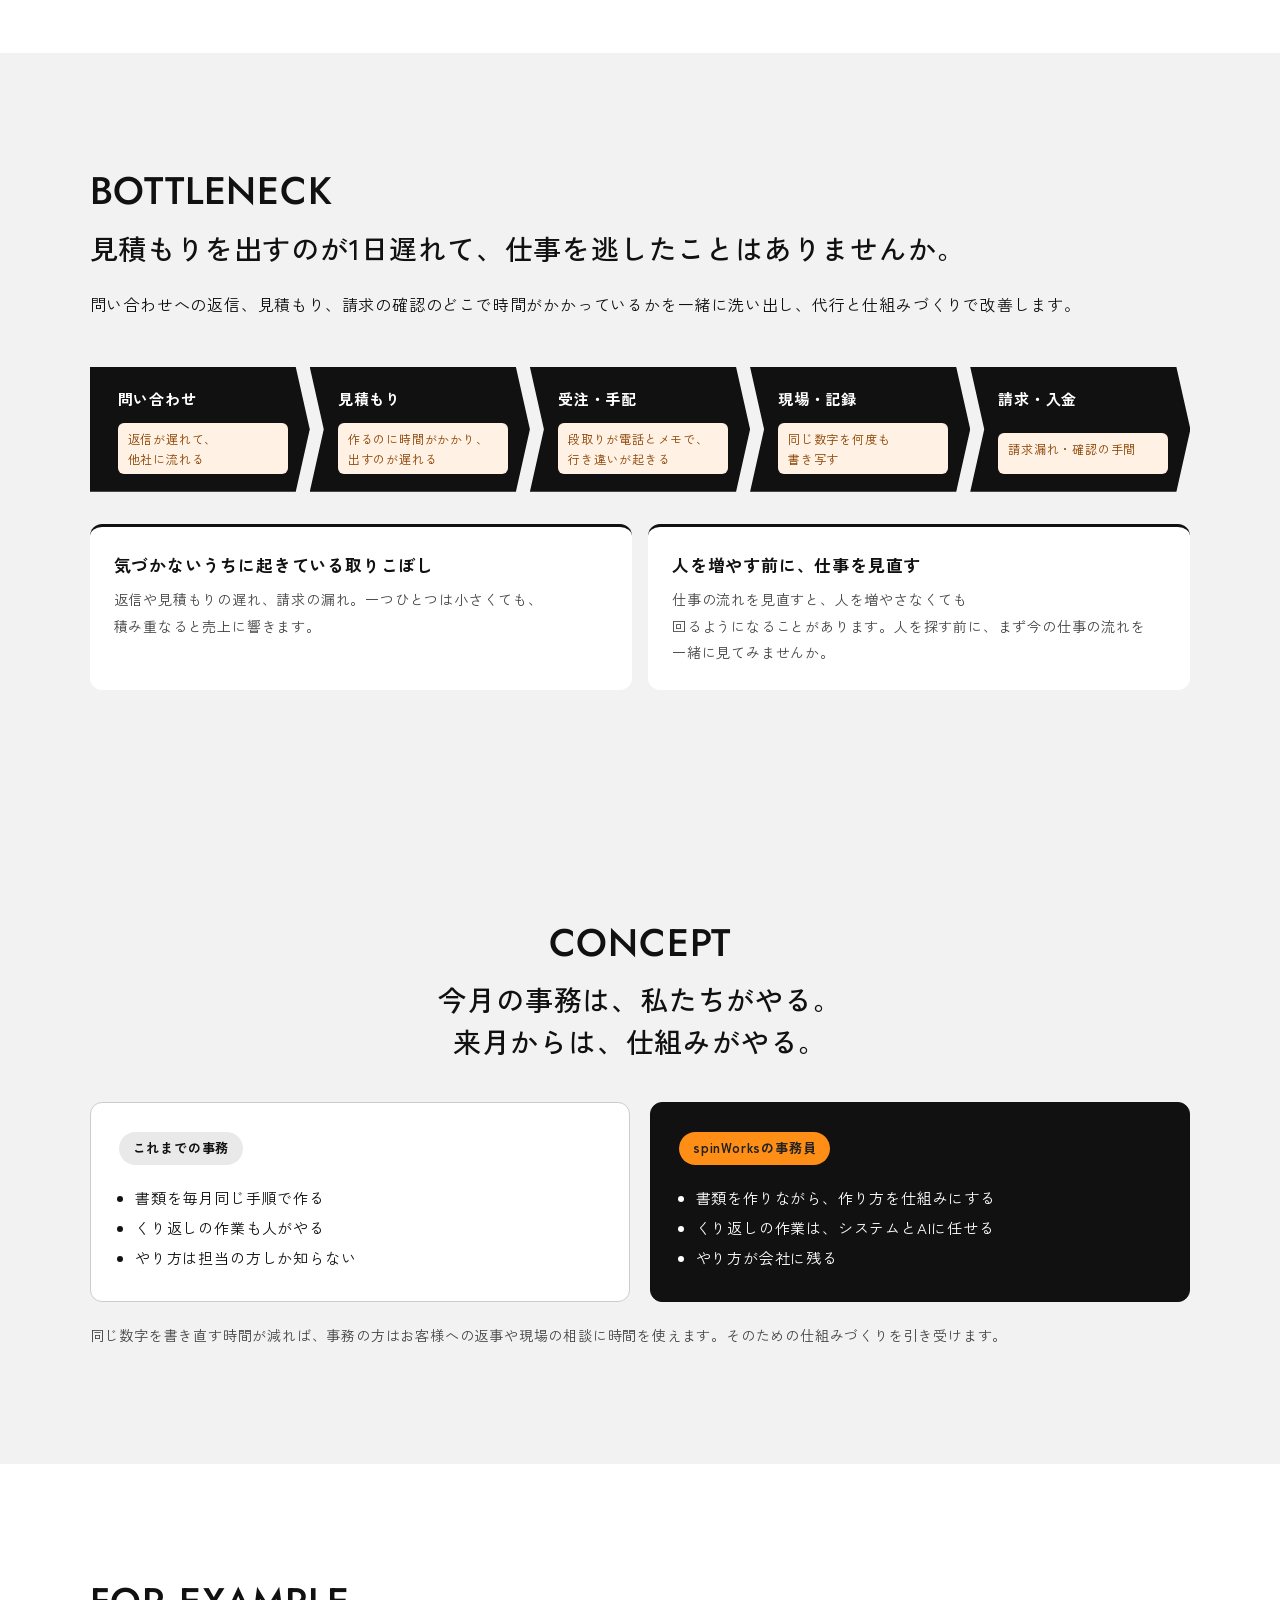
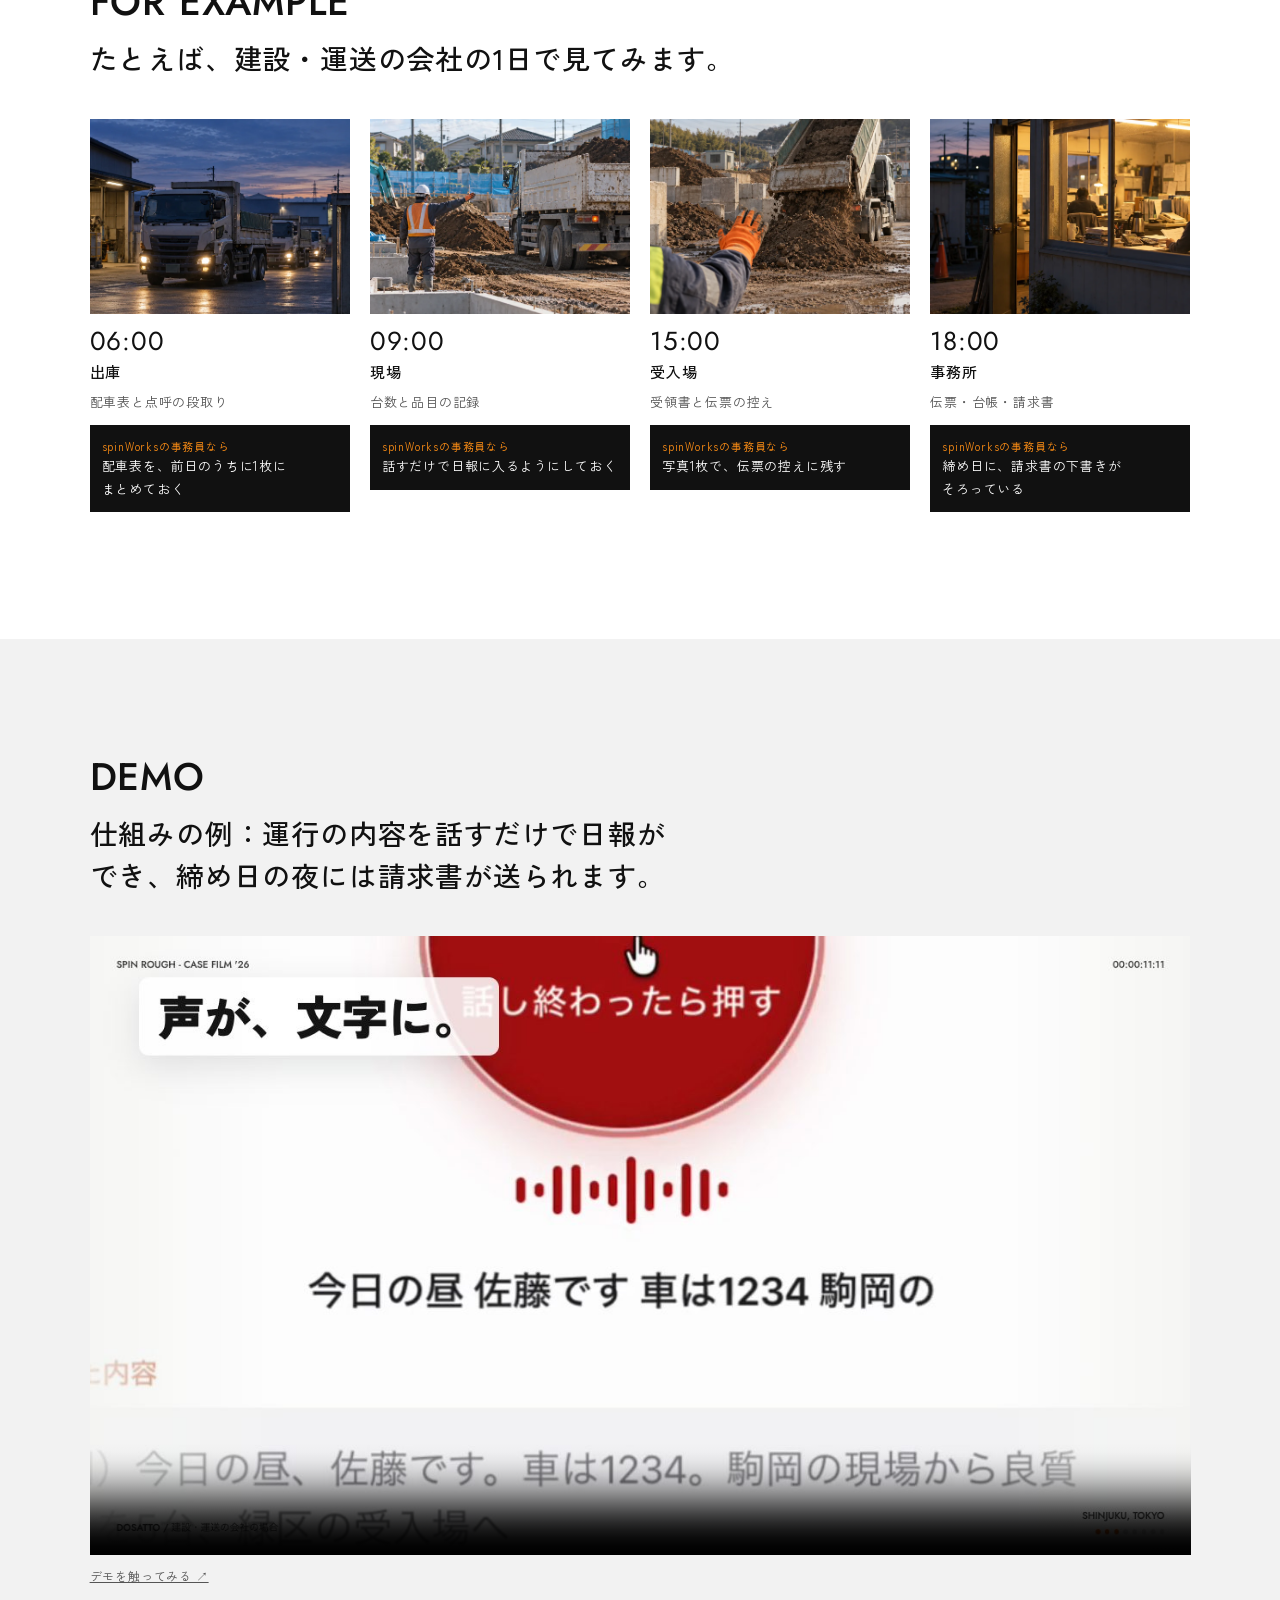
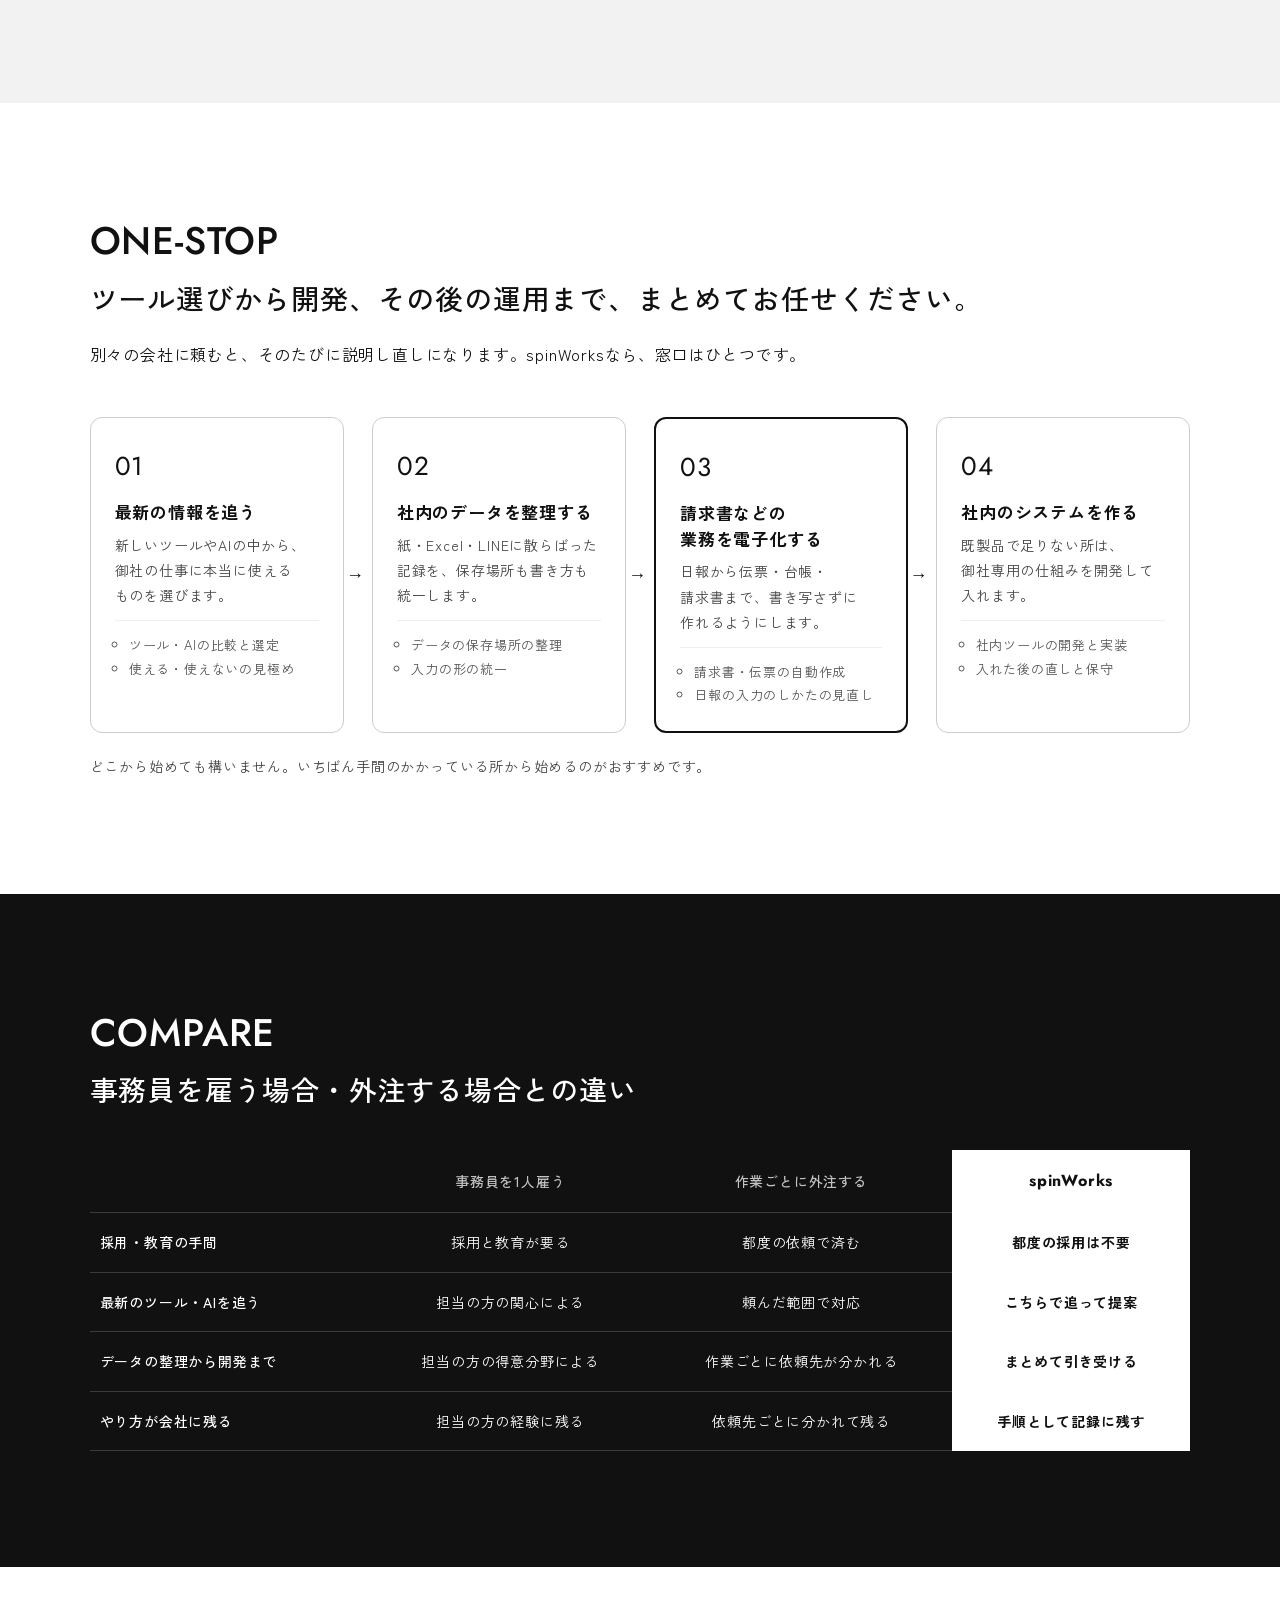
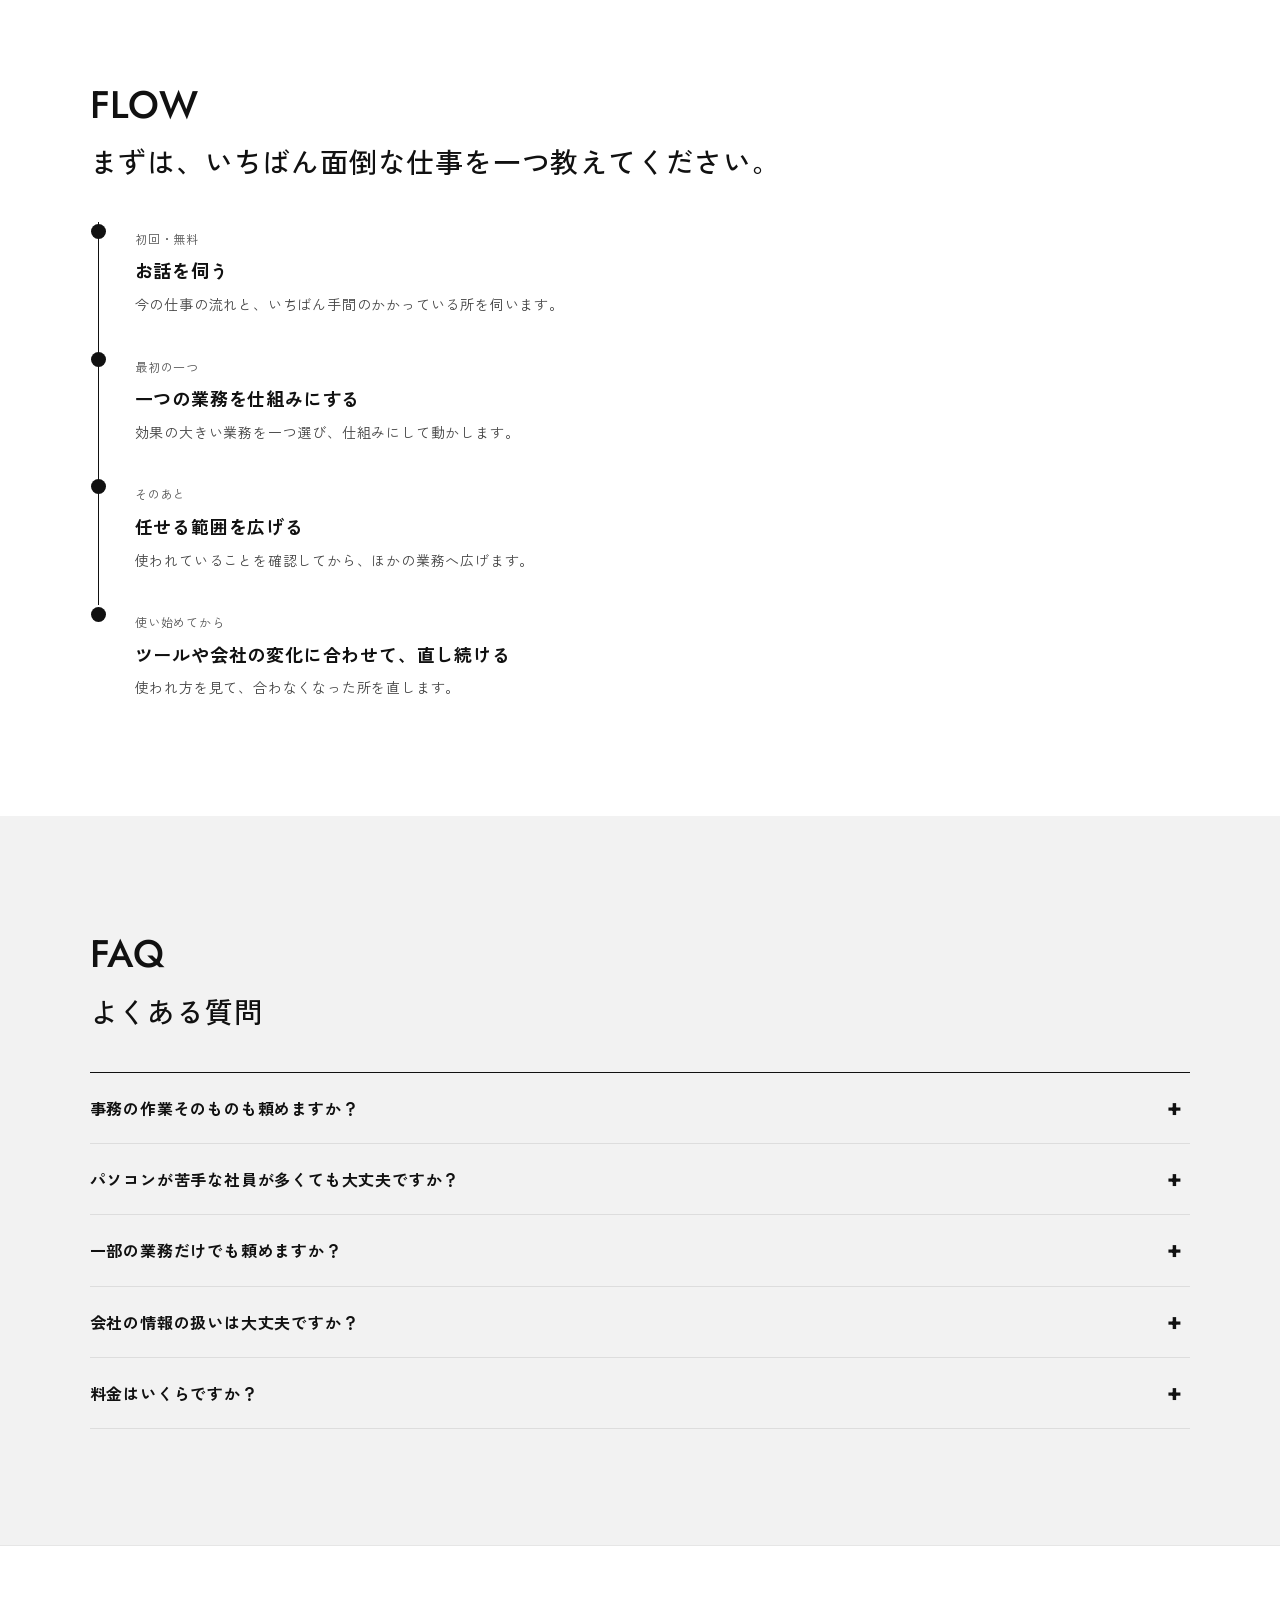
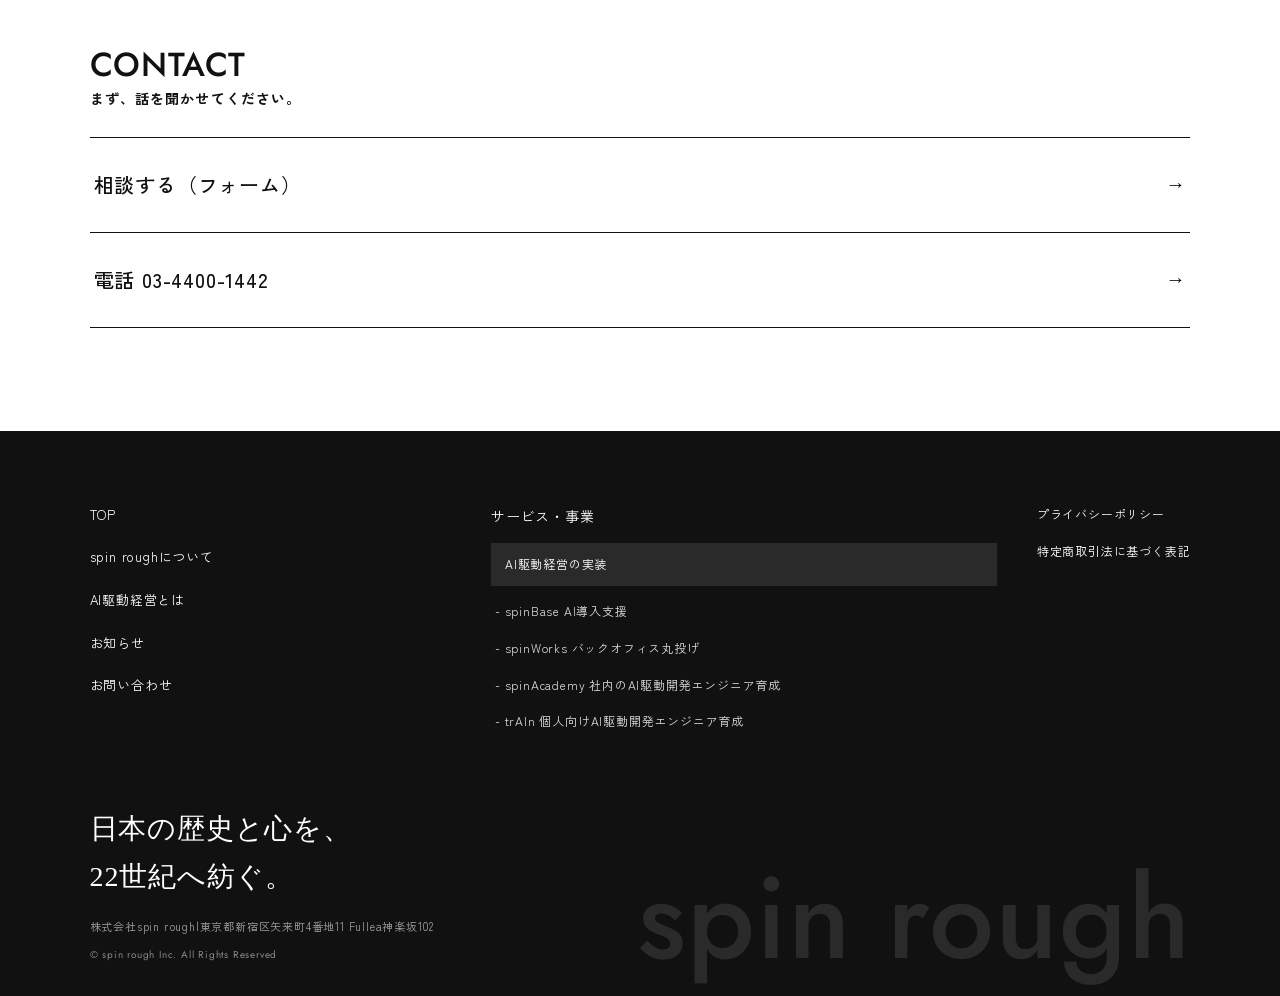
<file: works/index.html>
<!doctype html>
<html class="wbr" lang="ja">
  <head>
    <meta charset="utf-8" />
    <script>
    // 画像が一時的に読めなかった時は、消さずに読み直す(最大3回・0.6秒ずつ間を空ける)。2026-10-19
    (() => {
      document.addEventListener('error', (e) => {
        const img = e.target;
        if (!(img instanceof HTMLImageElement)) return;
        const n = Number(img.dataset.retry || 0);
        if (n >= 3) return;
        img.dataset.retry = String(n + 1);
        const src = img.getAttribute('src'), srcset = img.getAttribute('srcset');
        img.removeAttribute('srcset'); img.removeAttribute('src');
        setTimeout(() => { if (srcset) img.setAttribute('srcset', srcset); if (src) img.setAttribute('src', src); }, 600 * (n + 1));
      }, true);
    })();
    </script>
    <meta name="viewport" content="width=device-width, initial-scale=1" />
    <title>spinWorks|バックオフィス丸投げ|株式会社spin rough</title>
    <meta name="description" content="優秀で、なんでも頼める事務員を雇いませんか？ 最新のツールを追いかけ、社内のデータを整理し、請求書の仕組みから社内システムの開発まで一続きで引き受けます。" />
    <link rel="icon" href="../favicon.ico" sizes="48x48" />
    <link rel="icon" type="image/png" href="../favicon-192.png" sizes="192x192" />
    <link rel="icon" type="image/svg+xml" href="../assets/logo-mark.svg" />
    <link rel="apple-touch-icon" href="../apple-touch-icon.png" />
    <meta property="og:title" content="spinWorks|バックオフィス丸投げ|株式会社spin rough" />
    <meta property="og:description" content="優秀で、なんでも頼める事務員を雇いませんか？ 最新のツールを追いかけ、社内のデータを整理し、請求書の仕組みから社内システムの開発まで一続きで引き受けます。" />
    <meta property="og:type" content="website" />
    <meta property="og:site_name" content="株式会社spin rough" />
    <meta property="og:locale" content="ja_JP" />
    <meta property="og:image" content="https://spinrough.com/assets/ogp-logo.jpg" />
    <meta property="og:image:width" content="1200" />
    <meta property="og:image:height" content="630" />
    <meta name="twitter:card" content="summary_large_image" />
    <meta property="og:url" content="https://spinrough.com/works/" />
    <link rel="preconnect" href="https://fonts.googleapis.com" />
    <link rel="preconnect" href="https://fonts.gstatic.com" crossorigin />
    <link href="https://fonts.googleapis.com/css2?family=Jost:wght@400;500&amp;family=Zen+Kaku+Gothic+New:wght@400;500;700&amp;display=swap" rel="stylesheet" />
    <link rel="stylesheet" href="../css/style.css" />
    <link rel="stylesheet" href="../css/header-v3.css" />
    <link rel="stylesheet" href="../css/mz.css" />
    <link rel="stylesheet" href="../css/svc.css" />
    <link rel="stylesheet" href="../css/base.css" />
    <link rel="stylesheet" href="../css/works2.css" />
  </head>
  <body class="subpage svc svc--works">
    <header class="site-header gh" aria-label="サイトヘッダー">
      <a class="gh-logo header-logo" href="../index.html" aria-label="spin rough トップ"><img src="../assets/logo-type.svg" alt="spin rough" width="472" height="90" decoding="async" /></a>
      <nav class="gh-nav" aria-label="主要メニュー">
        <a href="../about/index.html">spin roughについて</a>
        <a href="../ai/index.html">AI駆動経営とは</a>
        <a href="../index.html#business">サービス・事業</a>
        <a href="../base/index.html">spinBase</a>
        <a href="../academy/index.html">spinAcademy</a>
        <a href="index.html">spinWorks</a>
      </nav>
      <a class="gh-contact" href="../contact/index.html"><span class="gh-contact-en">CONTACT</span><small>相談する</small></a>
      <button class="gh-burger" type="button" aria-expanded="false" aria-controls="gh-menu" aria-label="メニューを開く"><span></span><span></span><span></span></button>
    </header>
    <div class="gh-menu" id="gh-menu">
      <nav class="gh-menu-nav" aria-label="スマホメニュー">
        <a href="../index.html">トップ<small>TOP</small></a>
        <a href="../about/index.html">spin roughに<wbr>ついて<small>ABOUT</small></a>
        <a href="../ai/index.html">AI駆動経営とは<small>CONCEPT</small></a>
        <a href="../index.html#business">サービス・事業<small>SERVICE</small></a>
        <a href="../base/index.html">spinBase<small>AI導入支援</small></a>
        <a href="../academy/index.html">spinAcademy<small>社内エンジニア育成</small></a>
        <a href="index.html">spinWorks<small>バックオフィス丸投げ</small></a>

      </nav>
      <a class="gh-menu-contact" href="../contact/index.html">相談する</a>
      <a class="gh-menu-tel" href="tel:0344001442">03-4400-1442</a>
    </div>

<main>
      <!-- 1. MV:優秀で、なんでも頼める事務員を雇いませんか？ -->
      <section class="wk2-mv" aria-labelledby="svc-title">
        <figure class="wk2-mv-photo"><img src="../assets/gen/what-together.webp" alt="現場の脇で、同じ書類を見ながら話す二人" width="1672" height="941" decoding="async" /></figure>
        <div class="wk2-mv-copy">
          <h1 id="svc-title" class="svc-mv-title"><span class="svc-mv-en">BACK OFFICE ENGINEERING</span><span class="svc-mv-name">spinWorks</span><span class="svc-mv-ja">バックオフィス丸投げ</span></h1>
          <p class="wk2-mv-h"><span>優秀で、<wbr>なんでも<wbr>頼める</span><span>事務員を、<wbr>雇いませんか？</span></p>
          <p class="wk2-mv-p">求人を<wbr>出さなくても<wbr>大丈夫です。<wbr>御社の<wbr>やり方を<wbr>覚えて、<wbr>日報の<wbr>整理から<wbr>請求書づくりまで<wbr>こなす、<wbr>もう<wbr>一人の<wbr>事務員です。<wbr>くり返しの<wbr>作業は、<wbr>少しずつ仕組みに<wbr>置き換えていきます。</p>
          <a class="svc-btn" href="../contact/index.html">相談する</a>
        </div>
      </section>

      <!-- 2. PAIN:社長が胸の内で感じていること -->
      <section class="svc-sec wk2-pain" aria-labelledby="wk2-pain-t">
        <div class="svc-heading"><p>PAIN</p><h2 id="wk2-pain-t">AIを<wbr>使いたい。<wbr>でも、<wbr>形に<wbr>する<wbr>人が<wbr>いない。</h2></div>
        <ul class="wk2-pain-list">
          <li><span>01</span><p>周りが<wbr>AIで<wbr>変わっていくのに、<br />うちだけ<wbr>取り残されている<wbr>気が<wbr>する。</p></li>
          <li><span>02</span><p>情報は<wbr>追っている。<wbr>でも、<br />自社の<wbr>仕事に<wbr><nobr>どう落とせばいいか</nobr><wbr>分からない。</p></li>
          <li><span>03</span><p>やりたい<wbr>ことは<wbr>ある。<wbr>でも、<br />形に<wbr>する<wbr>人も<wbr>時間も<wbr>ない。</p></li>
          <li><span>04</span><p>人を<wbr>増や<wbr>したい。<wbr>でも、<wbr>求人を<wbr>出しても<wbr>人が<wbr>来ない。</p></li>
        </ul>
        <figure class="wk2-stairs" aria-label="知る、使い道を決める、毎日使う、の3段。使い道を決めて毎日使えるようにするには、手間も人もかかる">
          <ol>
            <li><b>知る</b><span>新しい<wbr>ツールや<wbr>AIの<wbr><nobr>情報を追う</nobr><wbr></span></li>
            <li><b>使い道を<wbr>決める</b><span>自社の<wbr>どの<wbr>仕事に<wbr>使えるかを<wbr>決める</span></li>
            <li><b>毎日<wbr>使う</b><span>仕組みに<wbr>して、<wbr>毎日<wbr>使えるように<wbr>する</span></li>
          </ol>
          <p class="wk2-stairs-stop">使い道を<wbr>決めて<wbr>毎日<wbr>使えるように<wbr>するには、<wbr>手間も<wbr>人も<wbr>かかる</p>
          <figcaption>その<wbr>2つを、<wbr>spinWorksが<wbr>引き受けます。</figcaption>
        </figure>
        <p class="wk2-flow-note">新しい<wbr>ツールを<wbr>知っても、<wbr>自社の<wbr>どの<wbr>仕事に<wbr>使うかが<wbr>決まらなければ<wbr>始まりません。<wbr>返信、<wbr>見積もり、<wbr>請求の<wbr>流れを<wbr>一緒に<wbr>確認し、<wbr>お客様を<wbr>待たせている<wbr>所や、<wbr>取り<wbr>こぼしが<wbr>起きている<wbr>所から<wbr>手を<wbr>つけます。</p>
      </section>

      <!-- 3. BOTTLENECK:顕在化していないボトルネック -->
      <section class="svc-sec svc-sec--gray wk2-neck" aria-labelledby="wk2-neck-t">
        <div class="svc-heading"><p>BOTTLENECK</p><h2 id="wk2-neck-t">見積もりを<wbr>出すのが<wbr>1日遅れて、<wbr>仕事を<wbr>逃した<wbr>ことは<wbr>ありませんか。</h2><span>問い<wbr>合わせへの<wbr>返信、<wbr>見積もり、<wbr>請求の<wbr>確認の<wbr>どこで<wbr>時間が<wbr>かかっているかを<wbr>一緒に<wbr>洗い出し、<wbr>代行と<wbr>仕組みづくりで<wbr>改善します。</span></div>
        <figure class="wk2-pipe" aria-label="問い合わせから入金までの仕事の流れと、その途中で起きている取りこぼし">
          <ol class="wk2-pipe-flow">
            <li><b>問い<wbr>合わせ</b><em>返信が<wbr>遅れて、<wbr>他社に<wbr>流れる</em></li>
            <li><b>見積もり</b><em>作るのに<wbr>時間が<wbr>かかり、<wbr>出すのが<wbr>遅れる</em></li>
            <li><b>受注・手配</b><em>段取りが<wbr>電話と<wbr>メモで、<wbr>行き違いが<wbr>起きる</em></li>
            <li><b>現場・記録</b><em>同じ<wbr>数字を<wbr>何度も<wbr>書き写す</em></li>
            <li><b>請求・<wbr>入金</b><em>請求漏れ・確認の<wbr>手間</em></li>
          </ol>
          
        </figure>
        <div class="wk2-neck-out">
          <div><h3>気づかないうちに<wbr>起きている<wbr>取り<wbr>こぼし</h3><p>返信や<wbr>見積もりの<wbr>遅れ、<wbr>請求の<wbr>漏れ。<wbr>一つ<wbr>ひとつは<wbr>小さくても、<wbr>積み重なると<wbr>売上に<wbr>響きます。</p></div>
          <div><h3>人を<wbr>増やす前に、<wbr>仕事を<wbr>見直す</h3><p>仕事の<wbr>流れを<wbr>見直すと、<wbr>人を<wbr>増やさなくても<wbr>回るようになることがあります。<wbr>人を<wbr>探す前に、<wbr>まず<wbr>今の<wbr>仕事の<wbr>流れを<wbr>一緒に<wbr>見てみませんか。</p></div>
        </div>
      </section>

      <!-- 4. 考え方 -->
      <section class="svc-sec svc-sec--gray wk2-who" aria-labelledby="wk2-who-t">
        <div class="svc-heading is-center"><p>CONCEPT</p><h2 id="wk2-who-t"><span class="ph">今月の<wbr>事務は、</span><span class="ph">私た<wbr>ちがやる。</span><br><span class="ph">来月からは、</span><span class="ph">仕組みが<wbr>やる。</span></h2></div>
        <div class="wk2-compare">
          <div class="wk2-person"><p class="wk2-tag">これまでの<wbr>事務</p><ul><li>書類を<wbr>毎月<wbr>同じ<wbr>手順で<wbr>作る</li><li>くり返しの<wbr>作業も<wbr>人が<wbr>やる</li><li>やり方は<wbr>担当の<wbr>方しか<wbr>知らない</li></ul></div>
          <div class="wk2-person is-us"><p class="wk2-tag">spinWorksの<wbr>事務員</p><ul><li>書類を<wbr>作りながら、<wbr>作り方を<wbr>仕組みに<wbr>する</li><li>くり返しの<wbr>作業は、<wbr>システムと<wbr>AIに<wbr>任せる</li><li>やり方が<wbr>会社に<wbr>残る</li></ul></div>
        </div>
        <p class="wk2-flow-note">同じ<wbr>数字を<wbr>書き直す<wbr>時間が<wbr>減れば、<wbr>事務の<wbr>方は<wbr>お客様への<wbr>返事や<wbr>現場の<wbr>相談に<wbr>時間を<wbr>使えます。<wbr>その<wbr>ための<wbr>仕組みづくりを<wbr>引き受けます。</p>
      </section>

      <!-- 5. 建設・運送の1日 -->
      <section class="svc-sec wk2-day" aria-labelledby="wk2-day-t">
        <div class="svc-heading"><p>FOR EXAMPLE</p><h2 id="wk2-day-t">た<wbr>とえば、<wbr>建設・運送の<wbr>会社の<wbr>1日で<wbr>見てみます。</h2></div>
        <ol class="wk2-days"><li><figure><img src="../assets/gen/day-0600.webp" alt="" loading="lazy" width="1122" height="1402" /></figure><time>06:00</time><h3>出庫</h3><p class="wk2-day-now">配車表と<wbr>点呼の<wbr>段取り</p><p class="wk2-day-do"><small>spinWorksの<wbr>事務員なら</small>配車表を、<wbr>前日の<wbr>うちに<wbr>1枚に<wbr>まとめて<wbr>おく</p></li><li><figure><img src="../assets/gen/day-0900.webp" alt="" loading="lazy" width="1122" height="1402" /></figure><time>09:00</time><h3>現場</h3><p class="wk2-day-now">台数と<wbr>品目の<wbr>記録</p><p class="wk2-day-do"><small>spinWorksの<wbr>事務員なら</small>話すだけで<wbr>日報に<wbr>入るように<wbr>しておく</p></li><li><figure><img src="../assets/gen/day-1500.webp" alt="" loading="lazy" width="1122" height="1402" /></figure><time>15:00</time><h3>受入場</h3><p class="wk2-day-now">受領書と<wbr>伝票の<wbr>控え</p><p class="wk2-day-do"><small>spinWorksの<wbr>事務員なら</small>写真1枚で、<wbr>伝票の<wbr>控えに<wbr>残す</p></li><li><figure><img src="../assets/gen/day-1800.webp" alt="" loading="lazy" width="1122" height="1402" /></figure><time>18:00</time><h3>事務所</h3><p class="wk2-day-now">伝票・台帳・請求書</p><p class="wk2-day-do"><small>spinWorksの<wbr>事務員なら</small>締め日に、<wbr>請求書の<wbr>下書きが<wbr>そろっている</p></li></ol>

      </section>

      <!-- 6. 仕組みの例(PV) -->
      <section class="svc-sec svc-sec--gray wk2-demo" aria-labelledby="wk2-demo-t">
        <div class="svc-heading"><p>DEMO</p><h2 id="wk2-demo-t">仕組みの<wbr>例：運行の<wbr>内容を<wbr>話すだけで<wbr>日報が<wbr>でき、<wbr>締め日の<wbr>夜には<wbr>請求書が<wbr>送られます。</h2></div>
        <video src="../assets/video/pv-case.mp4" poster="../assets/video/pv-case-poster.jpg" controls muted playsinline preload="metadata"></video>
        <p class="wk2-demo-note"><a href="https://dosatto.vercel.app/demo" target="_blank" rel="noopener">デモを<wbr>触ってみる<wbr> ↗</a></p>
      </section>

      <!-- 7. 一続き -->
      <section class="svc-sec wk2-flow" aria-labelledby="wk2-flow-t">
        <div class="svc-heading"><p>ONE-STOP</p><h2 id="wk2-flow-t">ツール選びから<wbr>開発、<wbr>その後の<wbr>運用まで、<wbr>まとめて<wbr>お任せください。</h2><span>別々の<wbr>会社に<wbr>頼むと、<wbr>そのたびに<wbr>説明し直しに<wbr>なります。<wbr>spinWorksなら、<wbr>窓口は<wbr>ひとつです。</span></div>
        <ol class="wk2-steps">
          <li><span class="wk2-step-no">01</span><h3>最新の<wbr>情報を<wbr>追う</h3><p>新しい<wbr>ツールや<wbr>AIの<wbr>中から、<wbr>御社の<wbr>仕事に<wbr>本当に<wbr>使える<wbr>ものを<wbr>選びます。</p><ul><li>ツール・AIの<wbr>比較と<wbr>選定</li><li>使える・<wbr>使えないの<wbr>見極め</li></ul></li>
          <li><span class="wk2-step-no">02</span><h3>社内の<wbr>データを<wbr>整理する</h3><p>紙・Excel・LINEに<wbr>散らばった<wbr>記録を、<wbr>保存場所も<wbr>書き方も<wbr>統一します。</p><ul><li>データの<wbr>保存場所の<wbr>整理</li><li>入力の<wbr>形の<wbr>統一</li></ul></li>
          <li class="is-key"><span class="wk2-step-no">03</span><h3>請求書などの<wbr>業務を<wbr>電子化する</h3><p>日報から<wbr>伝票・台帳・請求書まで、<wbr>書き写さずに<wbr>作れるようにします。</p><ul><li>請求書・伝票の<wbr>自動作成</li><li>日報の<wbr>入力の<wbr>しかたの<wbr>見直し</li></ul></li>
          <li><span class="wk2-step-no">04</span><h3>社内の<wbr>システムを<wbr>作る</h3><p>既製品で<wbr>足りない<wbr>所は、<wbr>御社専用の<wbr>仕組みを<wbr>開発して<wbr>入れます。</p><ul><li>社内ツールの<wbr>開発と<wbr>実装</li><li>入れた<wbr>後の<wbr>直しと<wbr>保守</li></ul></li>
        </ol>
        <p class="wk2-flow-note">どこから<wbr>始めても<wbr>構いません。<wbr>いちばん手間の<wbr>かかっている<wbr>所から<wbr>始めるのが<wbr>おすすめです。</p>
      </section>

      <!-- 8. 比較 -->
      <section class="svc-sec svc-sec--dark wk2-vs" aria-labelledby="wk2-vs-t">
        <div class="svc-heading is-light"><p>COMPARE</p><h2 id="wk2-vs-t">事務員を<wbr>雇う<wbr>場合・外注する<wbr>場合との<wbr>違い</h2></div>
        <div class="wk2-table-wrap">
          <table class="wk2-table">
            <thead><tr><th></th><th>事務員を<wbr>1人雇う</th><th>作業ごとに<wbr>外注する</th><th class="is-us">spinWorks</th></tr></thead>
            <tbody>
              <tr><th>採用・教育の<wbr>手間</th><td data-col="事務員を1人雇う">採用と<wbr>教育が<wbr>要る</td><td data-col="作業ごとに外注する">都度の<wbr>依頼で<wbr>済む</td><td class="is-us" data-col="spinWorks">都度の<wbr>採用は<wbr>不要</td></tr>
              <tr><th>最新の<wbr>ツール・AIを<wbr>追う</th><td data-col="事務員を1人雇う">担当の<wbr>方の<wbr>関心に<wbr>よる</td><td data-col="作業ごとに外注する">頼んだ<wbr>範囲で<wbr>対応</td><td class="is-us" data-col="spinWorks">こちらで<wbr>追って<wbr>提案</td></tr>
              <tr><th>データの<wbr>整理から<wbr>開発まで</th><td data-col="事務員を1人雇う">担当の<wbr>方の<wbr>得意分野に<wbr>よる</td><td data-col="作業ごとに外注する">作業ごとに<wbr>依頼先が<wbr>分かれる</td><td class="is-us" data-col="spinWorks">まとめて<wbr>引き受ける</td></tr>
              <tr><th>やり方が<wbr>会社に<wbr>残る</th><td data-col="事務員を1人雇う">担当の<wbr>方の<wbr>経験に<wbr>残る</td><td data-col="作業ごとに外注する">依頼先ごとに<wbr>分かれて残る</td><td class="is-us" data-col="spinWorks">手順と<wbr>して<wbr>記録に<wbr>残す</td></tr>
            </tbody>
          </table>
        </div>
        
      </section>
      <!-- 9. 進め方 -->
      <section class="svc-sec wk2-start" aria-labelledby="wk2-start-t">
        <div class="svc-heading"><p>FLOW</p><h2 id="wk2-start-t">まずは、<wbr>いちばん面倒な<wbr>仕事を<wbr>一つ<wbr>教えてください。</h2></div>
        <ol class="wk2-start-list">
          <li><time>初回・無料</time><h3>お話を<wbr>伺う</h3><p>今の<wbr>仕事の<wbr>流れと、<wbr>いちばん手間の<wbr>かかっている<wbr>所を<wbr>伺います。</p></li>
          <li><time>最初の一つ</time><h3>一つの<wbr>業務を<wbr>仕組みに<wbr>する</h3><p>効果の<wbr>大きい業務を<wbr>一つ<wbr>選び、<wbr>仕組みに<wbr>して<wbr>動かします。</p></li>
          <li><time>そのあと</time><h3>任せる<wbr>範囲を<wbr>広げる</h3><p>使われている<wbr>ことを<wbr>確認してから、<wbr>ほかの<wbr>業務へ<wbr>広げます。</p></li>
          <li><time>使い始めてから</time><h3>ツールや<wbr>会社の<wbr>変化に<wbr>合わせて、<wbr>直し続ける</h3><p>使われ方を<wbr>見て、<wbr>合わなくなった<wbr>所を<wbr>直します。</p></li>
        </ol>
      </section>

      <section class="svc-sec svc-sec--gray bs-faq" aria-labelledby="wk2-faq-t">
        <div class="svc-heading"><p>FAQ</p><h2 id="wk2-faq-t">よく<wbr>ある<wbr>質問</h2></div>
        <div class="bs-faq-list">
          <details><summary>事務の<wbr>作業<wbr>その<wbr>ものも<wbr>頼めますか？</summary><p>はい。<wbr>仕組みに<wbr>乗らない<wbr>事務も<wbr>引き受けます。<wbr>そのうえで、<wbr>くり返しの<wbr>作業は<wbr>少しずつ仕組みに<wbr>移していきます。</p></details>
          <details><summary>パソコンが<wbr>苦手な<wbr>社員が<wbr>多くても<wbr>大丈夫ですか？</summary><p>はい。<wbr>現場の<wbr>方は、<wbr>話す・写真を<wbr>撮るなど、<wbr>今の<wbr>やり方と<wbr>あまり<wbr>変えずに<wbr>使えるようにします。</p></details>
          <details><summary>一部の<wbr>業務だけでも<wbr>頼めますか？</summary><p>はい。<wbr>いちばん手間の<wbr>大きい<wbr>一つから<wbr>始めるのが<wbr>基本です。</p></details>
          <details><summary>会社の<wbr>情報の<wbr>扱いは<wbr>大丈夫ですか？</summary><p>始める<wbr>前に、<wbr>秘密保持の<wbr>書面を<wbr>交わします。</p></details>
          <details><summary>料金は<wbr>いくらですか？</summary><p>任せる<wbr>業務の<wbr>量と<wbr>内容を<wbr>伺ったうえで、<wbr>面談時に<wbr>ご案内し、<wbr>契約前に<wbr>書面で<wbr>お示しします。</p></details>
        </div>
      </section>

<section class="mz-contact" id="contact" aria-labelledby="contact-title">
<div class="mz-heading"><p>CONTACT</p><h2 id="contact-title">まず、<wbr>話を<wbr>聞かせてください。</h2>
</div>
<div class="mz-contact-rows"><a class="consult-button" href="../contact/index.html"><span>相談する<wbr>（フォーム）</span><i aria-hidden="true">→</i></a><a class="contact-phone" href="tel:0344001442"><span>電話 03-4400-1442</span><i aria-hidden="true">→</i></a>
</div>
</section>    </main>

    <a class="svc-float" href="../contact/index.html" aria-label="相談する"><span>相談する</span></a>

    <footer class="mz-footer">
      <div class="mz-footer-cols">
        <nav class="mz-footer-nav" aria-label="サイトメニュー">
          <a href="../index.html">TOP</a><a href="../about/index.html">spin roughに<wbr>ついて</a><a href="../ai/index.html">AI駆動経営とは</a><a href="../index.html#news">お知らせ</a><a href="../contact/index.html">お問い<wbr>合わせ</a>
        </nav>
        <div class="mz-footer-svc">
          <p class="mz-footer-svc-h">サービス・事業</p>
          <p class="mz-footer-svc-cat">AI駆動経営の<wbr>実装</p>
          <a href="../base/index.html">- spinBase AI導入支援</a><a href="index.html">- spinWorks バックオフィス丸投げ</a><a href="../academy/index.html">- spinAcademy 社内の<wbr>AI駆動開発エンジニア育成</a><a href="../academy/index.html#train">- trAIn 個人向けAI駆動開発エンジニア育成</a>
        </div>
        <nav class="mz-footer-legal" aria-label="規約"><a href="../privacy/index.html">プライバシーポリシー</a><a href="../tokushoho/index.html">特定商取引法に<wbr>基づく<wbr>表記</a></nav>
      </div>
      <div class="mz-footer-bottom">
        <div>
          <p class="mz-footer-msg"><span>日本の<wbr>歴史と<wbr>心を、</span><span>22世紀へ<wbr>紡ぐ。</span></p>
          <address>株式会社spin rough|東京都新宿区矢来町4番地11 Fullea神楽坂102</address>
          <small>&copy; spin rough Inc. All Rights Reserved</small>
        </div>
        <p class="mz-footer-word" aria-hidden="true">spin rough</p>
      </div>
    </footer>
    <script src="../js/header-v3.js"></script>
  </body>
</html>
</file>
<file: css/style.css>
:root {
  --ink: #111;
  --paper: #f7f4ee;
  --warm: #fffdf8;
  --muted: rgba(17, 17, 17, 0.62);
  --line: rgba(17, 17, 17, 0.16);
  --soft-line: rgba(17, 17, 17, 0.08);
  --orange: #f28a1f;
  --ease: cubic-bezier(0.72, 0, 0.18, 1);
  --page-pad: clamp(16px, 2.2vw, 34px);
  --section-pad: clamp(74px, 9vw, 150px);
  --space-1: clamp(8px, 0.7vw, 12px);
  --space-2: clamp(14px, 1.3vw, 24px);
  --space-3: clamp(24px, 2.6vw, 48px);
  --space-4: clamp(48px, 5.6vw, 104px);
  --space-5: clamp(74px, 9vw, 150px);
  --type-display: clamp(48px, 6vw, 88px);
  --type-section: clamp(28px, 2.8vw, 44px);
  --type-large: clamp(23px, 3.35vw, 58px);
  --type-sub: clamp(18px, 1.8vw, 28px);
  --type-body: clamp(14px, 0.95vw, 18px);
  --type-note: clamp(11px, 0.75vw, 14px);
  --fluid-12: var(--type-note);
  --fluid-15: var(--type-body);
  --fluid-24: var(--type-sub);
}

* {
  box-sizing: border-box;
}

html {
  scroll-behavior: smooth;
}

body {
  margin: 0;
  overflow-x: hidden;
  background: var(--warm);
  color: var(--ink);
  font-family: "Zen Kaku Gothic New", "Hiragino Sans", "Yu Gothic", sans-serif;
  font-feature-settings: "palt";
  letter-spacing: 0.05em;
  line-height: 1.9;
}

body:not(.subpage) .intro img,
body:not(.subpage) .header-logo img,
body:not(.subpage) .site-footer img {
  filter: none;
}

img {
  max-width: 100%;
  height: auto;
}

.sr-only {
  position: absolute;
  width: 1px;
  height: 1px;
  overflow: hidden;
  clip: rect(0, 0, 0, 0);
  white-space: nowrap;
}

a {
  color: inherit;
}

button,
input,
textarea {
  font: inherit;
  letter-spacing: inherit;
}

.intro {
  position: fixed;
  inset: 0;
  z-index: 100;
  display: grid;
  place-items: center;
  background: var(--warm);
}

.intro img {
  width: clamp(112px, 16vw, 190px);
  filter: grayscale(1) contrast(1.08);
  opacity: 0;
}

.site-header {
  position: fixed;
  z-index: 50;
  top: var(--page-pad);
  right: var(--page-pad);
  left: var(--page-pad);
  display: grid;
  grid-template-columns: minmax(124px, 188px) 1fr auto;
  align-items: stretch;
  gap: clamp(12px, 2.2vw, 32px);
  padding: clamp(8px, 0.9vw, 14px);
  border: 1px solid rgba(17, 17, 17, 0.08);
  background: rgba(255, 253, 248, 0.96);
  box-shadow: 0 12px 42px rgba(17, 17, 17, 0.04);
  color: var(--ink);
  opacity: 0;
  transition: none;
}

.subpage .site-header,
.site-header.is-ready {
  opacity: 1;
}

.site-header.is-on-dark {
  border-color: rgba(255, 255, 255, 0.14);
  background: rgba(17, 17, 17, 0.96);
  color: #fff;
}

.site-header.is-on-dark .header-logo img {
  filter: grayscale(1) contrast(1.08) invert(1);
}

.site-header.is-on-dark .header-contact {
  background: #fff;
  color: #111;
}

.header-logo,
.global-nav,
.header-contact {
  min-height: clamp(44px, 4vw, 58px);
}

.header-logo {
  display: flex;
  align-items: center;
}

.header-logo img {
  width: clamp(124px, 12vw, 188px);
  filter: grayscale(1) contrast(1.08);
}

.global-nav {
  display: flex;
  align-items: center;
  justify-content: center;
  gap: clamp(16px, 2.5vw, 42px);
  font-size: var(--fluid-12);
  font-weight: 500;
}

.global-nav a,
.header-contact,
.text-link,
.primary-link,
.secondary-link,
.service-index a {
  text-decoration: none;
}

.header-contact {
  display: inline-flex;
  min-width: clamp(92px, 8vw, 122px);
  align-items: center;
  justify-content: center;
  background: var(--ink);
  color: #fff;
  font-size: 12px;
  font-weight: 500;
}

.section {
  padding: var(--section-pad) var(--page-pad);
}

.section-head {
  display: grid;
  gap: 8px;
  margin-bottom: clamp(26px, 4vw, 68px);
}

.section-head p,
.label {
  margin: 0;
  color: var(--muted);
  font-size: var(--fluid-12);
  font-weight: 500;
  line-height: 1.5;
}

.section-head h2,
.demo-text h2,
.feature-block h2,
.process h2,
.about-copy h2,
.contact h2 {
  margin: 0;
  font-size: var(--fluid-24);
  font-weight: 500;
  line-height: 1.55;
}

.hero-v3 {
  position: relative;
  display: grid;
  min-height: 100svh;
  place-items: center;
  overflow: hidden;
  padding: calc(var(--page-pad) + 88px) var(--page-pad) var(--page-pad);
  background:
    linear-gradient(90deg, rgba(255, 253, 248, 0.94), rgba(255, 253, 248, 0.5) 46%, rgba(255, 253, 248, 0.94)),
    radial-gradient(circle at 72% 50%, rgba(242, 138, 31, 0.12), transparent 24rem),
    var(--paper);
}

.hero-v3::after {
  content: "";
  position: absolute;
  inset: var(--page-pad);
  border: 1px solid var(--line);
  pointer-events: none;
}

.hero-s-mark {
  position: absolute;
  inset: 0;
  display: grid;
  place-items: center;
  pointer-events: none;
}

.hero-s-mark img {
  width: min(78vw, 760px);
  max-width: none;
  filter: grayscale(1) contrast(1.08);
  opacity: 0.055;
  transform: rotate(-16deg);
}

.hero-v3-copy {
  position: relative;
  z-index: 1;
  display: grid;
  width: min(100%, 980px);
  justify-items: center;
  text-align: center;
}

.hero-v3-copy h1 {
  display: grid;
  gap: clamp(8px, 1vw, 14px);
  margin: 0;
  font-size: clamp(40px, 6.4vw, 100px);
  font-weight: 500;
  letter-spacing: 0.02em;
  line-height: 1.18;
}

.hero-v3-copy h1 span,
.hero-service span {
  display: block;
}

.hero-v3-copy h1 span {
  white-space: nowrap;
}

/* 見出しは文節の切れ目で折り返す(対応ブラウザのみ。非対応は行を指定して組む) */
h1, h2, h3 {
  word-break: auto-phrase;
}

.hero-service {
  margin: clamp(24px, 3.8vw, 54px) 0 0;
  font-size: clamp(16px, 1.55vw, 25px);
  font-weight: 500;
  line-height: 1.75;
}

.hero-detail {
  width: min(100%, 680px);
  margin: clamp(13px, 1.7vw, 24px) 0 0;
  color: var(--muted);
  font-size: var(--fluid-15);
}

.hero-actions {
  display: flex;
  flex-wrap: wrap;
  justify-content: center;
  gap: 12px;
  margin-top: clamp(26px, 3.2vw, 46px);
}

.primary-link,
.secondary-link {
  display: inline-flex;
  min-width: 132px;
  min-height: 52px;
  align-items: center;
  justify-content: center;
  padding: 0 22px;
  border: 1px solid var(--ink);
  font-size: 13px;
  font-weight: 500;
}

.primary-link {
  background: var(--ink);
  color: #fff;
}

.secondary-link {
  background: rgba(255, 253, 248, 0.72);
}

.demo {
  display: grid;
  grid-template-columns: minmax(0, 1fr) minmax(280px, 0.44fr);
  gap: clamp(34px, 6vw, 96px);
  align-items: center;
}

.demo-shell {
  min-width: 0;
}

.demo-window {
  overflow: hidden;
  border: 1px solid var(--line);
  background:
    linear-gradient(180deg, rgba(255, 255, 255, 0.88), rgba(247, 244, 238, 0.84)),
    var(--paper);
  box-shadow: 0 28px 100px rgba(17, 17, 17, 0.08);
}

.demo-stage {
  position: relative;
  min-height: clamp(430px, 45vw, 620px);
  overflow: hidden;
}

.demo-step {
  position: absolute;
  inset: 0;
  display: grid;
  place-items: center;
  padding: clamp(20px, 4vw, 64px);
  opacity: 0;
  transform: scale(0.985);
  transition:
    opacity 1.2s var(--ease),
    transform 1.2s var(--ease);
}

.demo-step.is-active {
  z-index: 1;
  opacity: 1;
  transform: scale(1);
}

.phone-card,
.slip-doc,
.ledger-doc,
.send-panel,
.sent-list {
  width: min(100%, 520px);
  border: 1px solid var(--line);
  background: rgba(255, 255, 255, 0.72);
}

.phone-card {
  display: grid;
  gap: 22px;
  padding: clamp(20px, 3vw, 42px);
}

.phone-card p,
.slip-doc p,
.sent-list p {
  margin: 0;
  color: var(--muted);
  font-size: var(--fluid-12);
  font-weight: 500;
}

.voice-line,
.mini-wave {
  display: flex;
  height: 70px;
  align-items: center;
  gap: 7px;
}

.voice-line i,
.mini-wave i {
  display: block;
  width: 5px;
  height: 20px;
  background: rgba(17, 17, 17, 0.55);
  transform-origin: center;
}

.phone-card strong {
  font-size: clamp(20px, 2.6vw, 38px);
  line-height: 1.65;
}

.check-grid {
  display: grid;
  width: min(100%, 640px);
  grid-template-columns: repeat(2, minmax(0, 1fr));
  gap: clamp(10px, 1.4vw, 18px);
}

.check-grid span {
  display: grid;
  gap: 8px;
  min-height: 86px;
  align-content: center;
  padding: clamp(14px, 2vw, 24px);
  border: 1px solid var(--line);
  background: rgba(255, 255, 255, 0.74);
  color: var(--muted);
  font-size: var(--fluid-12);
  font-weight: 500;
}

.check-grid b {
  color: var(--ink);
  font-size: clamp(15px, 1.4vw, 22px);
}

.slip-doc {
  padding: clamp(20px, 3.4vw, 48px);
  background:
    repeating-linear-gradient(0deg, transparent 0 34px, rgba(17, 17, 17, 0.035) 35px),
    rgba(255, 255, 255, 0.78);
}

.slip-doc p {
  margin-bottom: clamp(18px, 2vw, 30px);
  color: var(--ink);
  font-size: clamp(27px, 4vw, 58px);
}

.slip-doc dl {
  display: grid;
  gap: 10px;
  margin: 0;
}

.slip-doc dl div,
.ledger-row {
  display: grid;
  grid-template-columns: 5em 1fr;
  gap: 18px;
  border-bottom: 1px solid var(--soft-line);
}

.slip-doc dt,
.slip-doc dd {
  margin: 0;
}

.slip-doc dt {
  color: var(--muted);
}

.ledger-doc {
  display: grid;
  gap: 24px;
  padding: clamp(18px, 3vw, 40px);
}

.ledger-summary {
  display: flex;
  flex-wrap: wrap;
  gap: 16px 26px;
}

.ledger-summary span {
  display: inline-flex;
  align-items: baseline;
}

.ledger-summary b {
  margin-right: 4px;
  font-size: clamp(32px, 5vw, 70px);
  line-height: 1;
}

.ledger-row {
  grid-template-columns: 4em 1fr 4em;
  padding: 12px 0;
}

.ledger-row.is-current {
  background: rgba(242, 138, 31, 0.12);
}

.invoice-row {
  display: grid;
  width: min(100%, 720px);
  grid-template-columns: repeat(3, minmax(0, 1fr));
  gap: clamp(10px, 1.8vw, 22px);
}

.invoice-row article {
  display: grid;
  min-height: 190px;
  align-content: space-between;
  padding: clamp(14px, 2vw, 26px);
  border: 1px solid var(--line);
  background: rgba(255, 255, 255, 0.76);
}

.invoice-row span {
  color: var(--muted);
  font-size: var(--fluid-12);
}

.invoice-row b {
  font-size: clamp(15px, 1.5vw, 22px);
  line-height: 1.55;
}

.send-panel {
  display: grid;
  gap: 18px;
  justify-items: center;
  padding: clamp(28px, 5vw, 70px);
  text-align: center;
}

.send-panel button,
.send-mini button {
  min-height: 56px;
  border: 0;
  background: var(--orange);
  color: #111;
  font-weight: 500;
}

.send-panel button {
  min-width: 170px;
  font-size: 16px;
}

.send-panel p {
  margin: 0;
  color: var(--muted);
}

.sent-list {
  display: grid;
  gap: 12px;
  padding: clamp(24px, 4vw, 52px);
}

.sent-list p {
  color: var(--ink);
  font-size: clamp(30px, 5vw, 64px);
  line-height: 1.2;
}

.sent-list span {
  padding: 11px 0;
  border-bottom: 1px solid var(--soft-line);
}

.demo-controls {
  display: grid;
  grid-template-columns: 1fr auto;
  gap: 16px 20px;
  align-items: center;
  margin-top: 18px;
}

.demo-progress {
  grid-column: 1 / -1;
  display: grid;
  grid-template-columns: repeat(7, minmax(0, 1fr));
  gap: 5px;
}

.demo-progress span {
  height: 2px;
  background: rgba(17, 17, 17, 0.18);
}

.demo-progress span.is-active {
  background: var(--ink);
}

.demo-caption {
  margin: 0;
  font-size: var(--fluid-15);
  font-weight: 500;
}

.demo-buttons {
  display: flex;
  gap: 8px;
}

.demo-buttons button {
  min-height: 38px;
  border: 1px solid var(--line);
  background: transparent;
  font-size: 12px;
  font-weight: 500;
}

.demo-note {
  margin: 12px 0 0;
  color: var(--muted);
  font-size: 11px;
}

.demo-text p:not(.label),
.feature-block p:not(.label),
.about-copy p,
.contact p {
  color: var(--muted);
  font-size: var(--fluid-15);
}

.service-v3 {
  display: grid;
  grid-template-columns: minmax(220px, 0.32fr) minmax(0, 1fr);
  gap: clamp(30px, 6vw, 92px);
  align-items: start;
  background: #111;
  color: #fff;
}

.service-v3 .label,
.service-v3 p {
  color: rgba(255, 255, 255, 0.62);
}

.service-index {
  position: sticky;
  top: 128px;
  display: grid;
  gap: 12px;
  padding-top: 4px;
}

.service-index a {
  display: grid;
  gap: 6px;
  padding: 16px 0;
  border-bottom: 1px solid rgba(255, 255, 255, 0.16);
  color: rgba(255, 255, 255, 0.48);
  font-size: var(--fluid-15);
  font-weight: 500;
  line-height: 1.55;
  transition: color 0.8s var(--ease);
}

.service-index a.is-active {
  color: #fff;
}

.service-index span {
  color: rgba(255, 255, 255, 0.45);
  font-size: var(--fluid-12);
}

.feature-stack {
  display: grid;
  gap: clamp(48px, 8vw, 120px);
}

.feature-block {
  display: grid;
  min-height: min(76svh, 720px);
  align-content: center;
  gap: 18px;
}

.feature-block h2 {
  color: #fff;
}

.feature-block > p:not(.label) {
  max-width: 620px;
}

.mini-demo {
  display: grid;
  gap: 18px;
  width: min(100%, 620px);
  margin-top: clamp(12px, 2vw, 28px);
  padding: clamp(20px, 3vw, 42px);
  border: 1px solid rgba(255, 255, 255, 0.18);
  background: rgba(255, 255, 255, 0.06);
}

.mini-demo span {
  color: #fff;
  font-size: clamp(15px, 1.4vw, 22px);
  font-weight: 500;
}

.mini-wave i {
  background: rgba(255, 255, 255, 0.74);
}

.docs-mini {
  grid-template-columns: repeat(2, minmax(0, 1fr));
}

.docs-mini article {
  min-height: 160px;
  padding: 22px;
  border: 1px solid rgba(255, 255, 255, 0.2);
  background: rgba(255, 255, 255, 0.08);
  color: #fff;
  font-weight: 500;
}

.send-mini {
  grid-template-columns: minmax(130px, 0.38fr) 1fr;
  align-items: center;
}

.send-mini span {
  justify-self: start;
  padding: 8px 12px;
  background: var(--orange);
  color: #111;
  font-size: 13px;
}

.process {
  display: grid;
  gap: 20px;
}

.process-line {
  display: grid;
  grid-template-columns: repeat(4, minmax(0, 1fr));
  gap: clamp(12px, 2vw, 26px);
  margin: clamp(20px, 3vw, 46px) 0 0;
  padding: 0;
  list-style: none;
}

.process-line li {
  min-height: 150px;
  padding-top: 18px;
  border-top: 1px solid var(--ink);
  font-size: clamp(15px, 1.25vw, 22px);
  font-weight: 500;
}

.process-line span {
  display: block;
  margin-bottom: 12px;
  color: var(--muted);
  font-size: var(--fluid-12);
}

.news {
  padding-top: clamp(44px, 6vw, 100px);
}

.news-rail {
  display: grid;
  grid-auto-columns: minmax(260px, 33vw);
  grid-auto-flow: column;
  gap: clamp(14px, 2vw, 30px);
  overflow-x: auto;
  padding-bottom: 14px;
  scroll-snap-type: x mandatory;
}

.news-rail article {
  min-height: 170px;
  padding: clamp(18px, 2.4vw, 34px);
  border-top: 1px solid var(--ink);
  scroll-snap-align: start;
}

.news-rail time {
  color: var(--muted);
  font-size: var(--fluid-12);
}

.news-rail h3 {
  margin: 22px 0 0;
  font-size: var(--fluid-15);
  font-weight: 500;
  line-height: 1.8;
}

.about {
  position: relative;
  display: grid;
  grid-template-columns: minmax(180px, 0.6fr) minmax(280px, 0.7fr);
  gap: clamp(32px, 8vw, 130px);
  align-items: center;
  overflow: hidden;
}

.about-mark {
  position: relative;
  display: grid;
  min-height: clamp(260px, 34vw, 520px);
  place-items: center;
}

.about-mark img {
  width: clamp(180px, 28vw, 430px);
  max-width: none;
  filter: grayscale(1) contrast(1.08);
  opacity: 0.12;
  transform: rotate(-18deg);
}

.about-mark::after {
  content: "";
  position: absolute;
  right: 6%;
  width: 1px;
  height: 72%;
  background: var(--line);
}

.text-link {
  display: inline-block;
  margin-top: 24px;
  border-bottom: 1px solid currentColor;
  font-weight: 500;
}

.contact {
  display: grid;
  grid-template-columns: minmax(280px, 0.85fr) minmax(280px, 0.7fr);
  gap: clamp(34px, 7vw, 110px);
  align-items: start;
  background: var(--paper);
}

.contact h2 {
  max-width: 680px;
}

.contact-form {
  display: grid;
  gap: 16px;
}

.contact-form label {
  display: grid;
  gap: 8px;
  color: var(--muted);
  font-size: var(--fluid-12);
  font-weight: 500;
}

.contact-form input,
.contact-form textarea {
  width: 100%;
  border: 1px solid var(--line);
  border-radius: 0;
  background: rgba(255, 255, 255, 0.72);
  color: var(--ink);
  font-size: 16px;
}

.contact-form input {
  min-height: 52px;
  padding: 0 14px;
}

.contact-form textarea {
  padding: 12px 14px;
  resize: vertical;
}

.contact-form button {
  min-height: 56px;
  border: 0;
  background: var(--ink);
  color: #fff;
  font-weight: 500;
}

.site-footer {
  display: grid;
  grid-template-columns: minmax(180px, 0.8fr) minmax(260px, 1.2fr) auto;
  gap: 24px;
  align-items: end;
  padding: clamp(32px, 5vw, 74px) var(--page-pad);
  border-top: 1px solid var(--line);
  color: var(--muted);
  font-size: var(--fluid-12);
}

.site-footer img {
  width: 150px;
  filter: grayscale(1) contrast(1.08);
}

.site-footer p,
.site-footer address {
  margin: 10px 0 0;
  font-style: normal;
}

.about-hero {
  display: grid;
  min-height: clamp(360px, 58svh, 620px);
  align-content: end;
  padding: calc(var(--page-pad) + 112px) var(--page-pad) clamp(54px, 7vw, 96px);
  border-bottom: 1px solid var(--line);
  background:
    linear-gradient(90deg, rgba(255, 253, 248, 0.94), rgba(255, 253, 248, 0.74)),
    var(--paper);
}

.about-hero-en {
  margin: 0;
  color: var(--ink);
  font-size: clamp(48px, 6vw, 88px);
  font-weight: 500;
  letter-spacing: 0.02em;
  line-height: 0.78;
}

.about-hero h1 {
  margin: clamp(18px, 2vw, 32px) 0 0;
  font-size: clamp(18px, 1.6vw, 28px);
  font-weight: 500;
}

.philosophy {
  display: grid;
  min-height: clamp(520px, 88svh, 720px);
  place-items: center;
}

.vertical-thoughts {
  display: flex;
  flex-direction: row-reverse;
  align-items: flex-start;
  width: min(100%, 1120px);
  justify-content: center;
  gap: clamp(18px, 4.8vw, 84px);
}

.vertical-thoughts p {
  height: clamp(300px, 36vw, 430px);
  margin: 0;
  font-size: clamp(15px, 1.25vw, 21px);
  font-weight: 500;
  line-height: 1.86;
  writing-mode: vertical-rl;
}

.vertical-thoughts p:nth-child(2) {
  margin-top: clamp(30px, 5vw, 72px);
}

.vertical-thoughts p:nth-child(3) {
  margin-top: clamp(60px, 8vw, 108px);
}

.vertical-thoughts em {
  display: inline;
  padding: 0.15em 0.28em;
  background: var(--ink);
  color: #fff;
  font-style: normal;
}

.mission-word {
  display: grid;
  justify-items: end;
  gap: clamp(16px, 2vw, 26px);
  padding-top: clamp(24px, 4vw, 80px);
}

.mission-word h2 {
  margin: 0;
  text-align: right;
  font-size: clamp(36px, 7.2vw, 112px);
  font-weight: 500;
  letter-spacing: 0.01em;
  line-height: 1.28;
}

.mission-word h2 span {
  display: block;
  white-space: nowrap;
}

.mvv {
  background: var(--paper);
}

.mvv-lead {
  display: grid;
  grid-template-columns: minmax(150px, 0.42fr) minmax(0, 1fr);
  gap: clamp(16px, 2.5vw, 34px);
  margin-bottom: clamp(44px, 7vw, 104px);
}

.mvv-lead article,
.value-root,
.value-branches article,
.history {
  border-top: 1px solid var(--ink);
}

.mvv-lead article {
  padding-top: clamp(18px, 2vw, 30px);
}

.mvv-lead .mvv-mission {
  align-self: start;
}

.mvv-lead span,
.value-root span {
  display: block;
  margin-bottom: 14px;
  color: var(--muted);
  font-size: var(--fluid-12);
  font-weight: 500;
}

.mvv-lead p {
  margin: 0;
  font-size: clamp(19px, 2.2vw, 36px);
  font-weight: 500;
  line-height: 1.55;
}

.mvv-lead .mvv-mission p {
  color: var(--muted);
  font-size: var(--fluid-15);
  font-weight: 500;
}

.value-map {
  position: relative;
  display: grid;
  grid-template-columns: 1fr;
  gap: clamp(58px, 7vw, 106px);
  justify-items: center;
  padding-top: clamp(8px, 1.4vw, 22px);
}

.value-map::before {
  content: "";
  position: absolute;
  top: clamp(116px, 11vw, 180px);
  left: 50%;
  width: 1px;
  height: clamp(34px, 4.5vw, 62px);
  background: var(--line);
}

.value-root {
  position: relative;
  z-index: 1;
  width: min(100%, 460px);
  padding-top: 20px;
  background: var(--paper);
  text-align: center;
}

.value-root strong {
  font-size: clamp(23px, 2.8vw, 46px);
  line-height: 1.5;
}

.value-branches {
  position: relative;
  display: grid;
  grid-template-columns: repeat(3, minmax(0, 1fr));
  gap: clamp(16px, 2.2vw, 30px);
  width: min(100%, 1080px);
}

.value-branches::before {
  content: "";
  position: absolute;
  top: clamp(-34px, -2.8vw, -18px);
  right: calc(100% / 6);
  left: calc(100% / 6);
  height: 1px;
  background: var(--line);
}

.value-branches article {
  position: relative;
  min-height: clamp(380px, 42vw, 560px);
  padding-top: 20px;
  writing-mode: vertical-rl;
}

.value-branches article::before {
  content: "";
  position: absolute;
  top: clamp(-44px, -3vw, -20px);
  right: 50%;
  width: 1px;
  height: clamp(22px, 3vw, 44px);
  background: var(--line);
}

.value-branches h3 {
  margin: 0 0 0 20px;
  font-size: clamp(17px, 1.4vw, 24px);
}

.value-branches ol {
  display: flex;
  flex-direction: column;
  gap: clamp(14px, 2vw, 30px);
  margin: 0;
  padding: 0;
  list-style-position: inside;
}

.value-branches li {
  font-size: clamp(14px, 1vw, 17px);
  line-height: 2;
}

.logo-band {
  display: grid;
  height: clamp(180px, 30vw, 420px);
  place-items: center;
  overflow: hidden;
  background: var(--warm);
}

.logo-band img {
  width: clamp(360px, 78vw, 1120px);
  max-width: none;
  filter: grayscale(1) contrast(1.08);
  opacity: 0.08;
  transform: rotate(-13deg);
}

.message {
  display: grid;
  grid-template-columns: minmax(0, 0.9fr) minmax(220px, 360px);
  gap: clamp(30px, 7vw, 112px);
  align-items: center;
}

.message-copy h2 {
  margin: 0;
  font-size: var(--fluid-24);
  line-height: 1.55;
}

.message-copy p:not(.label) {
  color: var(--muted);
  font-size: var(--fluid-15);
}

.message-photo {
  width: min(100%, 320px);
  margin: 0;
  justify-self: center;
}

.message-photo img {
  display: block;
  width: 100%;
  border: 1px solid var(--line);
  filter: grayscale(1) contrast(1.05);
}

.company-grid {
  display: grid;
  grid-template-columns: minmax(0, 1fr) minmax(240px, 0.42fr);
  gap: clamp(32px, 6vw, 92px);
  align-items: start;
}

.company-table {
  margin: 0;
  border-top: 1px solid var(--line);
}

.company-table div {
  display: grid;
  grid-template-columns: minmax(84px, 0.24fr) 1fr;
  gap: clamp(16px, 3vw, 46px);
  padding: clamp(16px, 2vw, 28px) 0;
  border-bottom: 1px solid var(--line);
}

.company-table dt,
.company-table dd {
  margin: 0;
}

.company-table dt {
  color: var(--muted);
  font-size: var(--fluid-12);
  font-weight: 500;
}

.history {
  padding-top: 20px;
}

.history ol {
  display: grid;
  gap: 16px;
  margin: 18px 0 0;
  padding: 0;
  list-style: none;
}

.history li {
  display: grid;
  gap: 8px;
}

.history time {
  color: var(--muted);
  font-size: var(--fluid-12);
  font-weight: 500;
}

.section-title {
  display: grid;
  gap: 8px;
  align-content: start;
}

.section-title p:empty {
  display: none;
}

.top-footer nav {
  margin: 0;
  font-family: "Jost", "Zen Kaku Gothic New", sans-serif;
  font-size: clamp(12px, 0.78vw, 14px);
  font-weight: 500;
  letter-spacing: 0.08em;
  line-height: 1.4;
}

/* 段の見出し:英字を大きく、日本語を小さく下に(ミズカラの型) */
.section-title p,
.contact-band > div > p:first-child {
  margin: 0;
  font-family: "Jost", "Zen Kaku Gothic New", sans-serif;
  font-size: clamp(28px, 2.8vw, 44px);
  font-weight: 500;
  letter-spacing: 0.04em;
  line-height: 1;
}

.section-title h2 {
  margin: 0;
  color: var(--muted);
  font-size: clamp(12px, 0.78vw, 14px);
  font-weight: 500;
  line-height: 1.6;
}

.view-more {
  display: inline-flex;
  width: fit-content;
  min-height: 38px;
  align-items: center;
  gap: 11px;
  padding: 0 15px;
  border: 1px solid currentColor;
  border-radius: 999px;
  color: var(--ink);
  font-family: "Jost", "Zen Kaku Gothic New", sans-serif;
  font-size: 12px;
  font-weight: 500;
  letter-spacing: 0.08em;
  line-height: 1;
  text-decoration: none;
}

.view-more::after {
  content: "->";
  font-size: 12px;
}

.view-more.light {
  color: #fff;
}

.hero-frame {
  position: relative;
  display: grid;
  min-height: 100svh;
  grid-template-columns: minmax(0, 0.82fr) minmax(320px, 1.18fr);
  gap: clamp(28px, 6vw, 112px);
  align-items: end;
  overflow: hidden;
  padding: calc(var(--page-pad) + 94px) clamp(24px, 5vw, 82px) clamp(30px, 5vw, 78px);
  background:
    linear-gradient(180deg, rgba(255, 253, 248, 0.92), rgba(247, 244, 238, 0.64)),
    var(--paper);
}

.hero-frame::after {
  content: "";
  position: absolute;
  inset: var(--page-pad);
  border: 1px solid var(--line);
  pointer-events: none;
}

.hero-copy {
  position: relative;
  z-index: 1;
  display: grid;
  gap: clamp(20px, 2.6vw, 38px);
  max-width: 520px;
  padding-bottom: clamp(10px, 3vw, 58px);
}

.hero-copy h1 {
  display: grid;
  gap: clamp(5px, 0.6vw, 10px);
  margin: 0;
  font-size: clamp(25px, 3.2vw, 54px);
  font-weight: 500;
  letter-spacing: 0.02em;
  line-height: 1.46;
}

.hero-copy h1 span,
.hero-copy p span,
.large-line span,
.about-copy p span {
  display: block;
  white-space: nowrap;
}

.hero-copy p {
  display: grid;
  gap: 2px;
  margin: 0;
  color: var(--muted);
  font-size: clamp(14px, 1vw, 18px);
  font-weight: 500;
  line-height: 1.95;
}

.paper-still {
  position: relative;
  z-index: 1;
  min-height: clamp(420px, 54vw, 740px);
  transform: rotate(-2deg);
}

.paper-still::before {
  content: "";
  position: absolute;
  right: 8%;
  bottom: 2%;
  width: 78%;
  height: 18%;
  background: radial-gradient(ellipse, rgba(17, 17, 17, 0.18), transparent 68%);
  filter: blur(16px);
}

.desk-paper {
  position: absolute;
  display: grid;
  gap: clamp(12px, 1.5vw, 20px);
  width: clamp(210px, 27vw, 390px);
  min-height: clamp(285px, 36vw, 520px);
  padding: clamp(18px, 2.2vw, 32px);
  border: 1px solid rgba(17, 17, 17, 0.22);
  background:
    repeating-linear-gradient(0deg, transparent 0 30px, rgba(17, 17, 17, 0.035) 31px),
    #fffefa;
  box-shadow: 0 24px 64px rgba(17, 17, 17, 0.12);
  color: rgba(17, 17, 17, 0.78);
}

.desk-paper p {
  margin: 0;
  color: var(--ink);
  font-size: clamp(18px, 1.8vw, 28px);
  font-weight: 500;
  line-height: 1.2;
}

.paper-invoice {
  right: 0;
  bottom: 9%;
  z-index: 4;
  transform: rotate(5deg);
}

.paper-daily {
  right: 30%;
  bottom: 1%;
  z-index: 3;
  transform: rotate(-8deg);
}

.paper-receipt {
  right: 15%;
  bottom: 27%;
  z-index: 2;
  transform: rotate(1deg);
}

.paper-delivery {
  right: 43%;
  bottom: 21%;
  z-index: 1;
  transform: rotate(-15deg);
}

.paper-line,
.paper-lines,
.paper-grid span,
.paper-total {
  border: 1px solid rgba(17, 17, 17, 0.16);
}

.paper-line.wide {
  height: 32px;
}

.paper-lines {
  min-height: 130px;
  background: repeating-linear-gradient(0deg, transparent 0 27px, rgba(17, 17, 17, 0.12) 28px);
}

.paper-grid {
  display: grid;
  grid-template-columns: repeat(2, minmax(0, 1fr));
  gap: 8px;
}

.paper-grid span,
.paper-total {
  min-height: 30px;
  padding: 6px 8px;
  color: rgba(17, 17, 17, 0.58);
  font-size: clamp(9px, 0.72vw, 12px);
  line-height: 1.45;
}

.paper-total {
  display: flex;
  align-items: center;
  justify-content: flex-end;
  margin-top: auto;
  color: var(--ink);
  font-weight: 500;
}

.stamp {
  position: absolute;
  right: 11%;
  bottom: 18%;
  display: grid;
  width: clamp(54px, 6vw, 82px);
  aspect-ratio: 1;
  place-items: center;
  border: 2px solid rgba(130, 39, 24, 0.62);
  border-radius: 50%;
  color: rgba(130, 39, 24, 0.72);
  font-size: clamp(13px, 1.2vw, 18px);
  font-weight: 500;
  transform: rotate(-12deg);
}

.what-section {
  display: grid;
  grid-template-columns: minmax(0, 1.08fr) minmax(230px, 0.46fr);
  gap: clamp(28px, 6vw, 96px);
  align-items: start;
}

.what-section .section-title {
  grid-column: 1 / -1;
}

.large-line {
  display: grid;
  gap: clamp(3px, 0.4vw, 8px);
  margin: 0;
  font-size: clamp(23px, 3.35vw, 58px);
  font-weight: 500;
  line-height: 1.48;
}

.side-copy {
  display: grid;
  gap: clamp(22px, 3vw, 44px);
  padding-top: clamp(6px, 1vw, 18px);
  border-top: 1px solid var(--ink);
}

.side-copy p {
  margin: 0;
  color: var(--muted);
  font-size: clamp(14px, 1.05vw, 18px);
  font-weight: 500;
}

.service-section {
  display: grid;
  grid-template-columns: minmax(220px, 0.42fr) minmax(0, 1fr);
  gap: clamp(34px, 7vw, 120px);
  background: #111;
  color: #fff;
}

.service-section .section-title h2,
.service-section .service-list span {
  color: rgba(255, 255, 255, 0.54);
}

.service-list {
  display: grid;
  gap: clamp(18px, 2.4vw, 34px);
}

.service-list article {
  display: grid;
  grid-template-columns: 52px minmax(0, 1fr);
  gap: clamp(12px, 2vw, 28px);
  align-items: start;
  padding-bottom: clamp(18px, 2.6vw, 38px);
  border-bottom: 1px solid rgba(255, 255, 255, 0.18);
}

.service-list span {
  font-family: "Jost", "Zen Kaku Gothic New", sans-serif;
  font-size: 13px;
  line-height: 2.2;
}

.service-list p {
  margin: 0;
  color: #fff;
  font-size: clamp(19px, 2.6vw, 42px);
  font-weight: 500;
  line-height: 1.6;
}

.case-section {
  display: grid;
  grid-template-columns: minmax(210px, 0.36fr) minmax(0, 1fr);
  gap: clamp(30px, 6vw, 96px);
  align-items: start;
}

.case-index {
  position: sticky;
  top: 128px;
  display: grid;
  gap: clamp(24px, 3vw, 44px);
}

.case-index ol {
  display: grid;
  gap: 12px;
  margin: 0;
  padding: 0;
  color: var(--muted);
  font-size: clamp(13px, 0.95vw, 16px);
  font-weight: 500;
  list-style: decimal-leading-zero inside;
}

.case-chapters li {
  transition: color 0.9s var(--ease);
}

.case-chapters li.is-active {
  color: var(--ink);
}

.case-demo {
  min-width: 0;
}

.pv-window {
  position: relative;
  overflow: hidden;
  aspect-ratio: 16 / 9;
  background: #111;
  box-shadow:
    inset 0 0 0 1px rgba(17, 17, 17, 0.08),
    0 24px 80px rgba(17, 17, 17, 0.075);
}

.pv-video {
  display: block;
  width: 100%;
  height: 100%;
  object-fit: contain;
}

.pv-end {
  position: absolute;
  inset: 0;
  display: flex;
  flex-direction: column;
  align-items: center;
  justify-content: center;
  gap: 18px;
  padding: 24px;
  background: rgba(10, 10, 10, 0.9);
  color: #fff;
  text-align: center;
}

.pv-end[hidden] {
  display: none;
}

.pv-end p {
  margin: 0;
  font-size: var(--type-body);
  color: rgba(255, 255, 255, 0.72);
}

.pv-end-link {
  display: inline-flex;
  min-height: 52px;
  align-items: center;
  justify-content: center;
  padding: 0 26px;
  background: #fff;
  color: var(--ink);
  font-size: 14px;
  font-weight: 500;
  text-decoration: none;
  transition: opacity 0.3s ease;
}

.pv-end-replay {
  border: 0;
  background: transparent;
  color: rgba(255, 255, 255, 0.72);
  font-size: 12px;
  text-decoration: underline;
  text-underline-offset: 4px;
  cursor: pointer;
}

.pv-demo-link {
  display: inline-flex;
  min-height: 52px;
  align-items: center;
  margin-top: 22px;
  padding: 0 26px;
  background: var(--ink);
  color: #fff;
  font-size: 14px;
  font-weight: 500;
  text-decoration: none;
  transition: opacity 0.3s ease;
}

@media (hover: hover) {
  .pv-end-link:hover,
  .pv-demo-link:hover {
    opacity: 0.5;
  }
}

.pv-controls {
  display: grid;
  grid-template-columns: 1fr auto;
  gap: 16px 20px;
  align-items: center;
  margin-top: 18px;
}

.pv-progress {
  height: 2px;
  overflow: hidden;
  background: rgba(17, 17, 17, 0.18);
}

.pv-progress span {
  display: block;
  width: 100%;
  height: 100%;
  background: var(--ink);
  transform: scaleX(0);
  transform-origin: left center;
}

.pv-buttons {
  display: flex;
  gap: 8px;
}

.pv-buttons button {
  min-height: 38px;
  border: 1px solid var(--line);
  background: transparent;
  font-size: 12px;
  font-weight: 500;
}

.case-section .demo-window {
  box-shadow: 0 24px 80px rgba(17, 17, 17, 0.075);
}

.ledger-row.is-current {
  background: rgba(17, 17, 17, 0.06);
}

.send-panel button,
.send-mini button {
  border: 1px solid var(--ink);
  background: transparent;
  color: var(--ink);
  font-weight: 500;
}

.send-mini span {
  background: #fff;
  color: var(--ink);
}

.about-copy {
  display: grid;
  gap: clamp(20px, 2.8vw, 42px);
}

.about-copy p {
  margin: 0;
  font-size: clamp(20px, 2.8vw, 44px);
  font-weight: 500;
  line-height: 1.62;
}

.contact-band {
  display: grid;
  grid-template-columns: repeat(2, minmax(0, 1fr));
  background: #111;
  color: #fff;
}

.contact-band > div {
  display: grid;
  gap: clamp(20px, 3vw, 44px);
  min-height: clamp(250px, 26vw, 390px);
  align-content: space-between;
  padding: clamp(28px, 5vw, 78px) var(--page-pad);
  border-top: 1px solid rgba(255, 255, 255, 0.18);
}

.contact-band > div + div {
  border-left: 1px solid rgba(255, 255, 255, 0.18);
}

.contact-band h2 {
  margin: 0;
  font-size: clamp(24px, 3.1vw, 54px);
  font-weight: 500;
  line-height: 1.4;
}

.contact-band a {
  width: fit-content;
  color: #fff;
  font-size: clamp(14px, 1vw, 18px);
  font-weight: 500;
  text-decoration: none;
}

.top-footer {
  grid-template-columns: minmax(0, 1.15fr) minmax(180px, 0.36fr) minmax(260px, 0.58fr);
  align-items: start;
  overflow: hidden;
}

.footer-message {
  position: relative;
  min-height: clamp(210px, 24vw, 340px);
}

.footer-message p {
  position: relative;
  z-index: 1;
  margin: 0;
  color: var(--ink);
  font-size: clamp(24px, 3.8vw, 68px);
  font-weight: 500;
  line-height: 1.42;
}

.footer-message p span {
  display: block;
}

.footer-message img {
  position: absolute;
  right: -7%;
  bottom: -34%;
  width: clamp(260px, 42vw, 650px);
  max-width: none;
  opacity: 0.11;
  transform: rotate(-13deg);
}

.top-footer nav {
  display: grid;
  gap: 12px;
}

.top-footer nav a {
  text-decoration: none;
}

body:not(.subpage) .header-contact,
body:not(.subpage) .phone-card p,
body:not(.subpage) .phone-card strong,
body:not(.subpage) .slip-doc p,
body:not(.subpage) .sent-list p,
body:not(.subpage) .check-grid span,
body:not(.subpage) .check-grid b,
body:not(.subpage) .ledger-summary b,
body:not(.subpage) .invoice-row b,
body:not(.subpage) .demo-caption,
body:not(.subpage) .demo-buttons button,
body:not(.subpage) .pv-buttons button {
  font-weight: 500;
}

.detail-page main {
  overflow: hidden;
}

.sub-hero {
  overflow: hidden;
}

.sub-hero .about-hero-en {
  max-width: 100%;
  font-family: "Jost", "Zen Kaku Gothic New", sans-serif;
  font-weight: 500;
}

.sub-hero h1 {
  font-weight: 500;
}

.sub-reveal {
  animation: calmAppear 2s var(--ease) both;
}

@keyframes calmAppear {
  from {
    opacity: 0;
  }
  to {
    opacity: 1;
  }
}

.sub-outline {
  display: grid;
  grid-template-columns: minmax(180px, 0.34fr) minmax(0, 1fr);
  gap: clamp(28px, 6vw, 100px);
  align-items: start;
}

.sub-outline > p {
  max-width: 880px;
  margin: 0;
  font-size: clamp(20px, 2.5vw, 42px);
  font-weight: 500;
  line-height: 1.72;
}

.sub-outline .view-more {
  grid-column: 2;
  margin-top: clamp(18px, 2vw, 30px);
}

.split-list,
.dark-system,
.case-entry,
.service-person {
  display: grid;
  grid-template-columns: minmax(180px, 0.34fr) minmax(0, 1fr);
  gap: clamp(28px, 6vw, 100px);
  align-items: start;
}

.numbered-stack,
.system-steps {
  display: grid;
  gap: clamp(18px, 2.5vw, 36px);
}

.numbered-stack.three-up {
  grid-template-columns: repeat(3, minmax(0, 1fr));
}

.numbered-stack article,
.system-steps article {
  display: grid;
  gap: clamp(10px, 1.4vw, 18px);
  padding-top: clamp(18px, 2vw, 30px);
  border-top: 1px solid currentColor;
}

.numbered-stack span,
.system-steps span {
  color: var(--muted);
  font-family: "Jost", "Zen Kaku Gothic New", sans-serif;
  font-size: 13px;
  font-weight: 500;
}

.numbered-stack h3,
.system-steps h3,
.service-person h3 {
  margin: 0;
  font-size: clamp(19px, 2.2vw, 38px);
  font-weight: 500;
  line-height: 1.58;
}

.numbered-stack p,
.system-steps p,
.service-person p {
  margin: 0;
  color: var(--muted);
  font-size: var(--fluid-15);
  font-weight: 500;
}

.dark-system {
  background: #111;
  color: #fff;
}

.dark-system .section-title h2,
.dark-system .system-steps span,
.dark-system .system-steps p {
  color: rgba(255, 255, 255, 0.62);
}

.large-card-link {
  display: grid;
  min-height: clamp(220px, 28vw, 420px);
  align-content: end;
  padding: clamp(22px, 4vw, 58px);
  border: 1px solid var(--line);
  background:
    linear-gradient(135deg, rgba(17, 17, 17, 0.04), transparent 44%),
    var(--paper);
  color: var(--ink);
  font-size: clamp(24px, 3.4vw, 58px);
  font-weight: 500;
  line-height: 1.45;
  text-decoration: none;
}

.service-person {
  background: var(--paper);
}

.service-person figure {
  width: min(100%, 280px);
  margin: 0;
  justify-self: start;
}

.service-person img {
  display: block;
  width: 100%;
  border: 1px solid var(--line);
  filter: grayscale(1) contrast(1.05);
}

.service-form {
  background: var(--warm);
}

.static-demo {
  min-height: clamp(420px, 42vw, 600px);
}

.construction-panels {
  display: grid;
  width: min(100%, 820px);
  grid-template-columns: repeat(3, minmax(0, 1fr));
  gap: clamp(10px, 1.8vw, 22px);
}

.construction-panels article {
  display: grid;
  min-height: clamp(190px, 22vw, 310px);
  align-content: space-between;
  gap: 18px;
  padding: clamp(16px, 2.4vw, 30px);
  border: 1px solid var(--line);
  background: rgba(255, 255, 255, 0.76);
}

.construction-panels span {
  color: var(--muted);
  font-family: "Jost", "Zen Kaku Gothic New", sans-serif;
  font-size: 13px;
}

.construction-panels b {
  font-size: clamp(18px, 1.8vw, 28px);
  font-weight: 500;
  line-height: 1.55;
}

.construction-panels button {
  min-height: 44px;
  border: 1px solid var(--ink);
  background: transparent;
  font-weight: 500;
}

.privacy-content {
  display: grid;
  gap: clamp(24px, 3vw, 42px);
  max-width: 1040px;
  margin-inline: auto;
}

.privacy-content p {
  margin: 0;
  font-size: var(--fluid-15);
  font-weight: 500;
}

.privacy-content ol {
  display: grid;
  gap: 0;
  margin: 0;
  padding: 0;
  border-top: 1px solid var(--line);
  list-style: none;
}

.privacy-content li {
  display: grid;
  grid-template-columns: minmax(150px, 0.28fr) minmax(0, 1fr);
  gap: clamp(14px, 3vw, 42px);
  padding: clamp(18px, 2vw, 28px) 0;
  border-bottom: 1px solid var(--line);
  color: var(--muted);
  font-size: var(--fluid-15);
}

.privacy-content li span {
  color: var(--ink);
  font-weight: 500;
}

@media (max-width: 920px) {
  .site-header {
    grid-template-columns: 1fr auto;
    gap: 10px;
  }

  .global-nav {
    display: none;
  }

  .demo,
  .service-v3,
  .about,
  .contact,
  .site-footer,
  .mvv-lead,
  .message,
  .company-grid {
    grid-template-columns: 1fr;
  }

  .service-index {
    position: static;
    grid-template-columns: 1fr;
  }

  .feature-block {
    min-height: auto;
    padding: clamp(26px, 8vw, 80px) 0;
  }

  .process-line {
    grid-template-columns: repeat(2, minmax(0, 1fr));
  }

  .news-rail {
    grid-auto-columns: minmax(246px, 82vw);
  }

  .about-mark {
    min-height: 210px;
    place-items: start;
  }

  .about-mark img {
    width: clamp(210px, 62vw, 320px);
  }

  .about-mark::after {
    right: auto;
    left: 34px;
    height: 86%;
  }

  .about-hero {
    min-height: 360px;
  }

  .vertical-thoughts {
    min-height: 500px;
    justify-content: flex-start;
    gap: 28px;
    overflow-x: auto;
  }

  .vertical-thoughts p {
    height: 470px;
    line-height: 2;
  }

  .mission-word {
    justify-items: start;
  }

  .mission-word h2 {
    text-align: left;
  }

  .value-root {
    position: static;
  }

  .value-map::before,
  .value-branches::before,
  .value-branches article::before {
    display: none;
  }

  .value-branches {
    grid-template-columns: 1fr;
  }

  .value-branches article {
    min-height: 320px;
    overflow-x: auto;
  }

  .message-photo {
    justify-self: start;
  }

  .hero-frame,
  .what-section,
  .service-section,
  .case-section,
  .contact-band,
  .top-footer,
  .sub-outline,
  .split-list,
  .dark-system,
  .case-entry,
  .service-person {
    grid-template-columns: 1fr;
  }

  .hero-frame {
    min-height: auto;
    align-items: start;
    padding-top: calc(var(--page-pad) + 86px);
  }

  .hero-copy {
    order: 2;
    padding-bottom: 0;
  }

  .paper-still {
    order: 1;
    min-height: clamp(390px, 72vw, 560px);
    transform: rotate(-1deg);
  }

  .desk-paper {
    width: clamp(190px, 43vw, 330px);
    min-height: clamp(255px, 58vw, 430px);
  }

  .what-section .section-title {
    grid-column: auto;
  }

  .large-line span {
    white-space: nowrap;
  }

  .case-index {
    position: static;
  }

  .contact-band > div + div {
    border-left: 0;
  }

  .top-footer {
    gap: clamp(28px, 7vw, 54px);
  }

  .sub-outline .view-more {
    grid-column: auto;
  }

  .numbered-stack.three-up,
  .construction-panels {
    grid-template-columns: 1fr;
  }

  .service-person figure {
    justify-self: start;
  }
}

@media (max-width: 620px) {
  :root {
    --page-pad: 14px;
  }

  .header-logo img {
    width: 128px;
  }

  .header-contact {
    min-width: 84px;
    font-size: 11px;
  }

  .hero-v3 {
    min-height: 92svh;
    padding-top: calc(var(--page-pad) + 82px);
  }

  .hero-v3-copy {
    justify-items: start;
    padding-inline: 18px;
    text-align: left;
  }

  .hero-v3-copy h1 {
    font-size: clamp(26px, 8.4vw, 40px);
    line-height: 1.22;
  }

  .hero-service {
    font-size: 15px;
  }

  .hero-service span {
    display: inline;
  }

  .hero-actions {
    justify-content: flex-start;
  }

  .primary-link,
  .secondary-link {
    min-width: 124px;
  }

  .demo-stage {
    min-height: 420px;
  }

  .demo-step {
    padding: 14px;
  }

  .phone-card,
  .slip-doc,
  .ledger-doc,
  .send-panel,
  .sent-list {
    width: 100%;
  }

  .phone-card {
    gap: 14px;
    padding: 18px;
  }

  .voice-line {
    height: 48px;
  }

  .phone-card strong {
    font-size: 18px;
  }

  .check-grid {
    grid-template-columns: 1fr;
    gap: 8px;
  }

  .check-grid span {
    min-height: 56px;
    padding: 10px 12px;
  }

  .check-grid b {
    font-size: 15px;
  }

  .slip-doc {
    padding: 16px;
  }

  .slip-doc p {
    font-size: 30px;
  }

  .slip-doc dl div {
    grid-template-columns: 4em 1fr;
    gap: 10px;
    font-size: 13px;
  }

  .ledger-doc {
    gap: 14px;
    padding: 16px;
  }

  .ledger-summary {
    gap: 8px 14px;
  }

  .ledger-summary b {
    font-size: 34px;
  }

  .ledger-row {
    grid-template-columns: 3.4em 1fr 3em;
    gap: 8px;
    font-size: 12px;
  }

  .invoice-row {
    grid-template-columns: 1fr;
    gap: 8px;
  }

  .invoice-row article {
    min-height: 82px;
    padding: 14px;
  }

  .demo-controls {
    grid-template-columns: 1fr;
  }

  .demo-buttons {
    justify-self: start;
  }

  .docs-mini,
  .send-mini,
  .process-line {
    grid-template-columns: 1fr;
  }

  .process-line li {
    min-height: auto;
  }

  .about-hero-en {
    font-size: 68px;
  }

  .sub-hero .about-hero-en {
    font-size: clamp(38px, 10.5vw, 64px);
    letter-spacing: 0.01em;
  }

  .sub-hero h1 {
    font-size: 16px;
  }

  .vertical-thoughts {
    margin-right: calc(var(--page-pad) * -1);
    padding-bottom: 10px;
  }

  .mission-word h2 {
    font-size: 24px;
    line-height: 1.45;
  }

  .company-table div {
    grid-template-columns: 1fr;
    gap: 6px;
  }

  .section {
    padding-block: clamp(58px, 16vw, 84px);
  }

  .hero-frame {
    gap: 22px;
    min-height: 100svh;
    padding-right: var(--page-pad);
    padding-left: var(--page-pad);
  }

  .hero-frame::after {
    inset: var(--page-pad);
  }

  .hero-copy {
    max-width: none;
    padding: 0 12px 14px;
  }

  .hero-copy h1 {
    font-size: clamp(24px, 7.3vw, 31px);
    line-height: 1.55;
  }

  .hero-copy p {
    font-size: 13px;
    line-height: 1.85;
  }

  .hero-copy h1 span,
  .hero-copy p span,
  .about-copy p span {
    white-space: normal;
  }

  .paper-still {
    min-height: 420px;
    margin: 0 8px;
  }

  .desk-paper {
    width: 205px;
    min-height: 276px;
    padding: 16px;
  }

  .paper-invoice {
    right: 0;
    bottom: 12%;
  }

  .paper-daily {
    right: 30%;
    bottom: 3%;
  }

  .paper-receipt {
    right: 10%;
    bottom: 34%;
  }

  .paper-delivery {
    right: 39%;
    bottom: 26%;
  }

  .paper-grid {
    grid-template-columns: 1fr;
    gap: 5px;
  }

  .paper-grid span:nth-child(n + 3) {
    display: none;
  }

  .large-line {
    font-size: clamp(22px, 7vw, 30px);
    line-height: 1.62;
  }

  .service-list article {
    grid-template-columns: 38px minmax(0, 1fr);
  }

  .service-list p {
    font-size: clamp(18px, 5.4vw, 24px);
  }

  .case-index ol {
    font-size: 13px;
  }

  .contact-band h2 {
    font-size: 25px;
  }

  .contact-band > div {
    min-height: 230px;
  }

  .footer-message {
    min-height: 190px;
  }

  .footer-message p {
    font-size: clamp(25px, 8vw, 34px);
  }

  .footer-message img {
    right: -20%;
    bottom: -22%;
  }

  .sub-outline > p {
    font-size: clamp(20px, 6vw, 28px);
  }

  .large-card-link {
    min-height: 210px;
    font-size: clamp(22px, 6.8vw, 30px);
  }

  .privacy-content li {
    grid-template-columns: 1fr;
    gap: 6px;
  }
}

@media (prefers-reduced-motion: reduce) {
  html {
    scroll-behavior: auto;
  }

  *,
  *::before,
  *::after {
    animation-duration: 0.001ms !important;
    animation-iteration-count: 1 !important;
    scroll-behavior: auto !important;
    transition-duration: 0.001ms !important;
  }
}

/* スマホ用の改行(文の切れ目を手で指定する)— 2026-10-08 Claude Code */
.sp-br { display: none; }
.top-footer p span { display: block; white-space: nowrap; }
@media (max-width: 760px) {
  .sp-br { display: inline; }
  .large-line { font-size: clamp(20px, 5.9vw, 24px); }
  .service-list p { white-space: nowrap; font-size: clamp(17px, 4.9vw, 20px); }
  .top-footer p { font-size: clamp(22px, 6.6vw, 28px); }
}
/* ヘッダーは画面の上端にぴったり付け、上の隙間から文字が透けないようにする */
.site-header { top: 0; left: 0; right: 0; border-width: 0 0 1px; }

/* 下層ページの題字:薄い巨大な飾り文字をやめ、ミズカラと同じく黒の英字を大きく(2026-10-08 Claude Code) */
/* 本文も文節の切れ目で折り返す(対応ブラウザのみ) */
p { word-break: auto-phrase; }
.large-card-link small { display: block; margin-top: 14px; font-size: 13px; color: var(--muted); letter-spacing: .04em; }
/* 事例の注記:大きな見出しにせず、題字の下に小さく1行で(2026-10-08 Claude Code) */
.case-note { padding: 0 var(--page-pad); }
.case-note p { margin: 0; padding: 14px 0; border-top: 1px solid var(--line); border-bottom: 1px solid var(--line); color: var(--muted); font-size: 13px; letter-spacing: .04em; }
.side-example { margin: 0; color: var(--muted); font-size: 14px; line-height: 1.9; }

/* 10_仕上げ:文字・余白・ロゴ・紙のデモを同じ規則にそろえる */
body {
  font-weight: 400;
}

.intro img,
.header-logo img,
.site-footer img,
.about-mark img,
.logo-band img {
  filter: none;
}

.section {
  padding-block: var(--space-5);
}

.section-title,
.section-head {
  gap: var(--space-1);
}

.about-hero-en {
  font-size: var(--type-display);
}

.section-title p,
.contact-band > div > p:first-child {
  font-size: var(--type-section);
}

.large-line {
  font-size: var(--type-large);
}

.section-title h2,
.section-head p,
.label,
.demo-note,
.company-table dt,
.history time,
.numbered-stack span,
.system-steps span {
  font-size: var(--type-note);
}

.hero-copy p,
.side-copy p,
.demo-caption,
.numbered-stack p,
.system-steps p,
.service-person p,
.privacy-content p,
.privacy-content li,
.contact p,
.contact-form label {
  font-size: var(--type-body);
}

.desk-paper p,
.numbered-stack h3,
.system-steps h3,
.service-person h3,
.message-copy h2,
.contact-band h2 {
  font-size: var(--type-sub);
}

.header-contact,
.global-nav a,
.view-more,
.contact-band a,
.top-footer nav a,
.demo-buttons button,
.pv-buttons button,
.contact-form button,
.primary-link,
.secondary-link,
.text-link {
  transition: opacity 0.3s ease, background-color 0.3s ease, color 0.3s ease, transform 0.3s ease;
}

.header-contact:hover,
.global-nav a:hover,
.view-more:hover,
.contact-band a:hover,
.top-footer nav a:hover,
.demo-buttons button:hover,
.pv-buttons button:hover,
.primary-link:hover,
.secondary-link:hover,
.text-link:hover {
  opacity: 0.5;
}

.view-more:hover {
  background: var(--ink);
  color: var(--warm);
}

.view-more.light:hover {
  color: #111;
  background: #fff;
  opacity: 1;
}

.service-section {
  transition: background-color 1.6s var(--ease), color 1.6s var(--ease);
}

.service-list {
  grid-template-columns: minmax(0, 1fr) minmax(180px, 0.42fr);
  gap: var(--space-3) var(--space-4);
  align-items: end;
}

.service-list article {
  grid-template-columns: clamp(34px, 3.6vw, 58px) minmax(0, 1fr);
}

.service-list article:first-child {
  grid-row: span 4;
  min-height: clamp(320px, 42vw, 610px);
  align-content: end;
  padding-bottom: var(--space-4);
}

.service-list article:first-child p {
  font-size: clamp(32px, 5.2vw, 82px);
  line-height: 1.36;
}

.service-list article:not(:first-child) p {
  font-size: clamp(15px, 1.45vw, 24px);
  line-height: 1.75;
}

.service-list .view-more {
  grid-column: 2;
}

.demo-window {
  position: relative;
  border: 0;
  background:
    radial-gradient(ellipse at 50% 86%, rgba(17, 17, 17, 0.14), transparent 58%),
    linear-gradient(180deg, #fffdf8, #f1ece2);
  box-shadow: inset 0 0 0 1px rgba(17, 17, 17, 0.08);
}

.demo-stage {
  min-height: clamp(470px, 48vw, 690px);
}

.demo-step {
  place-items: center;
  transition:
    opacity 1.8s var(--ease),
    transform 1.8s var(--ease);
}

.paper-card,
.check-grid span,
.invoice-row article {
  border: 1px solid rgba(17, 17, 17, 0.18);
  background:
    repeating-linear-gradient(0deg, transparent 0 31px, rgba(17, 17, 17, 0.035) 32px),
    #fffefa;
  box-shadow: 0 24px 70px rgba(17, 17, 17, 0.11);
}

.spoken-card {
  transform: rotate(-3deg);
}

.paper-fields {
  transform: rotate(1deg);
}

.paper-pile {
  position: relative;
  width: min(100%, 680px);
  min-height: clamp(330px, 34vw, 510px);
}

.paper-pile .paper-card {
  position: absolute;
  width: min(64vw, 390px);
  min-height: clamp(260px, 28vw, 420px);
}

.paper-pile .paper-card:nth-child(1) {
  left: 7%;
  top: 11%;
  z-index: 2;
  transform: rotate(-7deg);
}

.paper-pile .paper-card:nth-child(2) {
  right: 7%;
  top: 22%;
  z-index: 3;
  transform: rotate(5deg);
}

.pile-four .paper-card:nth-child(1) {
  left: 9%;
  top: 5%;
}

.pile-four .paper-card:nth-child(2) {
  right: 8%;
  top: 30%;
}

.pile-invoices {
  display: block;
  min-height: clamp(330px, 36vw, 520px);
}

.pile-invoices article {
  position: absolute;
  width: min(48vw, 310px);
  min-height: clamp(210px, 23vw, 330px);
}

.pile-invoices article:nth-child(1) {
  left: 4%;
  top: 13%;
  transform: rotate(-8deg);
}

.pile-invoices article:nth-child(2) {
  left: 31%;
  top: 4%;
  transform: rotate(2deg);
}

.pile-invoices article:nth-child(3) {
  right: 4%;
  top: 20%;
  transform: rotate(8deg);
}

.demo-progress {
  grid-template-columns: repeat(auto-fit, minmax(18px, 1fr));
}

.demo-buttons button {
  min-height: auto;
  padding: 0;
  border: 0;
  color: var(--muted);
  text-decoration: underline;
  text-underline-offset: 0.35em;
}

.demo-caption {
  font-weight: 500;
}

.approach-page .split-list {
  grid-template-columns: minmax(160px, 0.28fr) minmax(0, 1fr);
}

.approach-page .numbered-stack {
  min-height: clamp(430px, 52vw, 660px);
  grid-template-columns: repeat(3, minmax(0, 1fr));
  align-items: start;
}

.approach-page .numbered-stack article {
  min-height: clamp(340px, 38vw, 500px);
  writing-mode: vertical-rl;
}

.approach-page .numbered-stack article:nth-child(2) {
  margin-top: var(--space-3);
}

.approach-page .numbered-stack article:nth-child(3) {
  margin-top: var(--space-4);
}

.approach-page .dark-system .system-steps {
  position: relative;
  grid-template-columns: repeat(4, minmax(0, 1fr));
  gap: 0;
}

.approach-page .dark-system .system-steps::before {
  content: "";
  position: absolute;
  top: 26px;
  right: 8%;
  left: 8%;
  height: 1px;
  background: rgba(255, 255, 255, 0.28);
}

.approach-page .dark-system .system-steps article {
  position: relative;
  padding-right: var(--space-2);
  border-top: 0;
}

.approach-page .dark-system .system-steps article::before {
  content: "";
  position: absolute;
  top: 20px;
  left: 0;
  width: 13px;
  height: 13px;
  border: 1px solid rgba(255, 255, 255, 0.58);
  border-radius: 50%;
  background: #111;
}

.service-page .numbered-stack {
  display: grid;
  grid-template-columns: 1fr 0.9fr;
  gap: var(--space-3) var(--space-4);
}

.service-page .numbered-stack article:nth-child(2) {
  margin-top: var(--space-4);
}

.service-page .numbered-stack article:nth-child(3) {
  grid-column: 1 / -1;
  width: min(100%, 62%);
  margin-left: auto;
}

.service-person {
  grid-template-columns: minmax(260px, 0.5fr) minmax(0, 0.72fr);
}

.service-person figure {
  order: -1;
  width: min(100%, 430px);
}

.case-page .large-card-link,
.construction-page .case-section {
  background:
    radial-gradient(ellipse at 70% 70%, rgba(17, 17, 17, 0.08), transparent 42%),
    var(--paper);
}

.contact-band {
  grid-template-columns: minmax(260px, 0.58fr) minmax(0, 1fr);
  align-items: stretch;
}

.contact-band > div {
  min-height: auto;
  padding-block: clamp(36px, 5.2vw, 82px);
}

.contact-band-title {
  align-content: start;
}

.contact-band-title:first-child {
  border-right: 1px solid rgba(255, 255, 255, 0.18);
}

.contact-band > div + div {
  border-left: 0;
}

.contact-band-title > p:first-child {
  font-size: clamp(48px, 7.4vw, 124px);
}

.contact-band-rows {
  gap: 0;
}

.contact-band h2,
.contact-band-rows span,
.contact-band-rows b {
  font-size: clamp(16px, 1.8vw, 28px);
  font-weight: 500;
}

.contact-band-rows a {
  position: relative;
  display: flex;
  width: 100%;
  min-height: clamp(92px, 10vw, 148px);
  align-items: center;
  justify-content: space-between;
  border-top: 1px solid rgba(255, 255, 255, 0.28);
}

.contact-band-rows a:last-child {
  border-bottom: 1px solid rgba(255, 255, 255, 0.28);
}

.contact-band-rows a::after {
  content: "->";
  transition: transform 0.3s ease;
}

.contact-band-rows a:hover {
  opacity: 1;
  transform: translateX(10px);
}

.contact-band-rows a:hover::after {
  transform: translateX(6px);
}

.top-footer {
  position: relative;
  grid-template-columns: minmax(0, 1fr) minmax(260px, 0.48fr);
  gap: var(--space-4);
  padding-bottom: clamp(120px, 18vw, 280px);
}

.footer-message {
  min-height: auto;
}

.footer-message p {
  font-size: clamp(28px, 3.8vw, 68px);
}

.footer-message img {
  right: 50%;
  bottom: clamp(18px, 3vw, 46px);
  width: min(92vw, 1320px);
  opacity: 0.08;
  transform: translateX(50%);
}

.top-footer address {
  grid-column: 2;
}

body.can-reveal .paper-still,
body.can-reveal .demo-window,
body.can-reveal .pv-window,
body.can-reveal .message-photo,
body.can-reveal .about-mark,
body.can-reveal .logo-band {
  clip-path: inset(0 100% 0 0);
}

body.can-reveal .paper-still.is-revealed,
body.can-reveal .demo-window.is-revealed,
body.can-reveal .pv-window.is-revealed,
body.can-reveal .message-photo.is-revealed,
body.can-reveal .about-mark.is-revealed,
body.can-reveal .logo-band.is-revealed {
  animation: windowOpen 1.6s var(--ease) both;
}

@keyframes windowOpen {
  from { clip-path: inset(0 100% 0 0); }
  to { clip-path: inset(0 0 0 0); }
}

@media (max-width: 920px) {
  .service-list,
  .approach-page .numbered-stack,
  .approach-page .dark-system .system-steps,
  .service-page .numbered-stack,
  .service-person,
  .contact-band,
  .top-footer {
    grid-template-columns: 1fr;
  }

  .service-list article:first-child {
    min-height: auto;
  }

  .service-list .view-more,
  .top-footer address {
    grid-column: auto;
  }

  .approach-page .numbered-stack {
    min-height: 500px;
    grid-auto-flow: column;
    grid-auto-columns: minmax(180px, 1fr);
    overflow-x: auto;
  }

  .approach-page .dark-system .system-steps::before,
  .approach-page .dark-system .system-steps article::before {
    display: none;
  }

  .service-page .numbered-stack article:nth-child(2),
  .service-page .numbered-stack article:nth-child(3) {
    width: auto;
    margin-top: 0;
    margin-left: 0;
  }

  .service-person figure {
    order: 0;
  }

  .contact-band-title:first-child {
    border-right: 0;
  }
}

@media (max-width: 620px) {
  .demo-stage {
    min-height: 430px;
  }

  .paper-pile .paper-card,
  .pile-invoices article {
    width: 220px;
  }

  .pile-invoices article:nth-child(2) {
    left: 18%;
  }

  .pile-invoices article:nth-child(3) {
    right: 2%;
  }

  .approach-page .numbered-stack article {
    min-height: 390px;
  }

  .contact-band-title > p:first-child {
    font-size: clamp(42px, 15vw, 74px);
  }

  .top-footer {
    padding-bottom: 120px;
  }
}

/* ===== 2026-10-08 Claude Code 採点後の直し(仕上げ1回目) ===== */
@media (min-width: 761px) {
  /* WHAT WE DO:大きな文が右の列とボタンにぶつからない大きさに */
  .large-line { font-size: clamp(22px, 2.35vw, 40px); }
  /* SERVICE:右の列を広げ、02〜04も文の切れ目で改行 */
  .service-list { grid-template-columns: minmax(0, 1.2fr) minmax(300px, 0.8fr); }
  .service-list article:first-child p { font-size: clamp(32px, 4.2vw, 68px); }
  .service-list article:not(:first-child) .sp-br { display: inline; }
}
/* フッター:メニューと会社情報を上に、コピーとその下に画面幅いっぱいのロゴ(文字に重ねない) */
.top-footer nav, .top-footer address { order: 1; }
.footer-message { order: 2; grid-column: 1 / -1; min-height: 0; }
.footer-message img { position: static; display: block; width: 100%; max-width: none; margin-top: var(--space-4, 48px); transform: none; opacity: 0.08; }
@media (max-width: 760px) { .footer-message img { position: static; transform: none; } }
@media (min-width: 761px) { .service-list article:not(:first-child) p { font-size: clamp(15px, 1.15vw, 19px); } }
/* ヘッダーのロゴ:SVGが元の大きさで幅を取り、スマホで横にはみ出していた */
.header-logo { min-width: 0; }
.header-logo img { width: auto; height: clamp(26px, 2.4vw, 34px); max-width: 100%; }
@media (max-width: 760px) {
  .service-list article:first-child p { font-size: clamp(22px, 7.4vw, 30px); white-space: nowrap; }
  .service-list article:first-child { min-height: 0; }
}
/* 下層ページの「ふわっと現れる」動きをやめる(Codexとの議論:動きはトップの紙とデモに集中させた方が品が出る) */
.sub-reveal { animation: none !important; }

/* ===== 11_世界観と躍動感:トップを写真の世界観へ作り直し ===== */
body:not(.subpage)::before {
  content: "";
  position: fixed;
  inset: 0;
  z-index: 200;
  pointer-events: none;
  opacity: 0.09;
  background-image:
    radial-gradient(circle at 18% 22%, rgba(17, 17, 17, 0.26) 0 0.8px, transparent 1px),
    radial-gradient(circle at 74% 62%, rgba(17, 17, 17, 0.2) 0 0.7px, transparent 1px);
  background-size: 4px 4px, 7px 7px;
  mix-blend-mode: multiply;
}

.photo-window,
.hero-photo,
.day-card figure {
  position: relative;
  overflow: hidden;
  background: #e8e0d3;
}

.photo-window::after,
.hero-photo::after,
.day-card figure::after {
  content: "";
  position: absolute;
  inset: 0;
  pointer-events: none;
  background:
    linear-gradient(180deg, rgba(255, 244, 222, 0.12), rgba(49, 38, 27, 0.18)),
    radial-gradient(ellipse at 50% 35%, transparent 36%, rgba(17, 17, 17, 0.22) 100%);
  mix-blend-mode: multiply;
}

.photo-window img,
.hero-photo img,
.day-card img {
  display: block;
  width: 100%;
  height: 100%;
  object-fit: cover;
  filter: saturate(0.78) sepia(0.08) contrast(0.96) brightness(0.96);
}

.photo-hero {
  min-height: 100svh;
  grid-template-columns: minmax(0, 1fr) clamp(62px, 7vw, 104px) minmax(0, 1fr);
  gap: clamp(10px, 1.6vw, 26px);
  align-items: center;
  padding: calc(var(--page-pad) + 76px) clamp(18px, 3.2vw, 58px) clamp(34px, 4.5vw, 66px);
  background: var(--warm);
}

.photo-hero::after {
  z-index: 4;
}

.hero-photo {
  z-index: 1;
  width: min(100%, 520px);
  height: min(72svh, 680px);
  aspect-ratio: 4 / 5;
  align-self: center;
  justify-self: center;
  clip-path: inset(0 0 0 0);
}

.hero-photo img {
  position: absolute;
  inset: 0;
  opacity: 0;
  transform: scale(1);
  transition:
    opacity 2s var(--ease),
    transform 4s var(--ease);
}

.hero-photo img.is-active {
  opacity: 1;
  transform: scale(1.06);
}

.hero-center-band {
  z-index: 2;
  display: grid;
  min-height: min(72svh, 680px);
  place-items: center;
  border-inline: 1px solid var(--line);
}

.hero-center-band h1 {
  display: flex;
  flex-direction: row-reverse;
  align-items: flex-start;
  gap: clamp(5px, 0.55vw, 9px);
  margin: 0;
  font-size: clamp(19px, 1.85vw, 31px);
  font-weight: 500;
  line-height: 1.85;
  writing-mode: horizontal-tb;
}

.hero-center-band h1 span {
  display: block;
  white-space: nowrap;
  writing-mode: vertical-rl;
}

.hero-service-line {
  position: absolute;
  z-index: 5;
  bottom: clamp(24px, 4vw, 54px);
  left: clamp(30px, 5vw, 86px);
  margin: 0;
  color: var(--muted);
  font-size: clamp(12px, 0.88vw, 15px);
  font-weight: 500;
  line-height: 1.9;
}

.hero-service-line span,
.side-example span {
  display: block;
}

.what-section {
  grid-template-columns: minmax(0, 0.55fr) minmax(0, 0.45fr);
  align-items: center;
  gap: clamp(28px, 5vw, 82px);
  padding-bottom: clamp(52px, 5vw, 92px);
}

.what-photo {
  width: 100%;
  aspect-ratio: 16 / 9;
  margin: 0;
}

.what-photo img {
  transform: scale(1.08);
}

.what-copy {
  display: grid;
  min-width: 0;
  gap: clamp(18px, 2.2vw, 34px);
  align-content: start;
}

.what-copy > p {
  margin: 0;
  color: var(--muted);
  font-size: var(--type-body);
  font-weight: 500;
}

.what-copy .large-line {
  color: var(--ink);
  font-size: clamp(22px, 2.18vw, 36px);
}

.one-day {
  overflow: hidden;
  padding-right: 0;
  padding-top: clamp(52px, 5vw, 92px);
  padding-bottom: clamp(64px, 7vw, 110px);
}

.one-day-title {
  margin: 0 var(--page-pad) clamp(24px, 4vw, 66px) 0;
}

.one-day-pin {
  overflow: hidden;
}

.one-day-track {
  display: flex;
  width: max-content;
  gap: clamp(18px, 2.4vw, 34px);
  padding-right: calc(var(--page-pad) + clamp(44px, 7vw, 120px));
}

.day-card {
  display: grid;
  width: clamp(240px, 25vw, 420px);
  gap: clamp(10px, 1.2vw, 16px);
  flex: 0 0 auto;
}

.day-card figure {
  aspect-ratio: 4 / 5;
  margin: 0 0 clamp(8px, 1vw, 14px);
}

.day-card time {
  display: block;
  font-family: "Jost", "Zen Kaku Gothic New", sans-serif;
  font-size: clamp(42px, 5.6vw, 96px);
  font-weight: 500;
  letter-spacing: 0.02em;
  line-height: 0.9;
}

.day-card h3,
.day-card p {
  margin: 0;
  font-weight: 500;
}

.day-card time,
.day-card h3,
.day-card p,
.day-watch {
  transition: color 0.6s var(--ease), opacity 0.6s var(--ease), border-color 0.6s var(--ease);
}

.day-card h3 {
  font-size: clamp(16px, 1.35vw, 22px);
  line-height: 1.6;
}

.day-card p {
  color: var(--muted);
  font-size: var(--type-body);
  line-height: 1.9;
}

.day-watch {
  display: grid;
  gap: 5px;
  margin-top: clamp(2px, 0.4vw, 7px);
  padding-top: clamp(10px, 1vw, 15px);
  border-top: 1px solid var(--soft-line);
}

.day-card .day-watch-label {
  color: rgba(17, 17, 17, 0.42);
  font-size: clamp(10px, 0.68vw, 12px);
  line-height: 1.45;
}

.day-card .day-watch-list {
  color: var(--ink);
  font-size: clamp(14px, 0.95vw, 18px);
  line-height: 1.75;
}

.one-day.is-focus-ready .day-card:not(.is-focused) time,
.one-day.is-focus-ready .day-card:not(.is-focused) h3,
.one-day.is-focus-ready .day-card:not(.is-focused) .day-copy,
.one-day.is-focus-ready .day-card:not(.is-focused).day-ending p,
.one-day.is-focus-ready .day-card:not(.is-focused) .day-watch {
  opacity: 0.66;
}

.one-day.is-focus-ready .day-card:not(.is-focused) .day-watch-list {
  color: var(--muted);
}

.one-day.is-focus-ready .day-card.is-focused time,
.one-day.is-focus-ready .day-card.is-focused h3,
.one-day.is-focus-ready .day-card.is-focused .day-watch-list {
  color: var(--ink);
}

.one-day.is-focus-ready .day-card.is-focused .day-copy,
.one-day.is-focus-ready .day-card.is-focused .day-watch-label {
  color: var(--muted);
}

.day-ending {
  width: clamp(260px, 28vw, 440px);
  align-content: end;
  padding-bottom: clamp(24px, 4vw, 72px);
  border-bottom: 1px solid var(--ink);
}

.day-ending p {
  color: var(--ink);
  font-size: clamp(22px, 2.8vw, 46px);
  line-height: 1.55;
}

.service-list article:first-child {
  min-height: clamp(420px, 45vw, 640px);
}

.service-section > .section-title {
  position: sticky;
  top: clamp(84px, 8vw, 124px);
  align-self: start;
}

.service-list article:first-child > div {
  display: grid;
  gap: clamp(18px, 2.2vw, 32px);
}

.service-photo {
  width: min(100%, 680px);
  aspect-ratio: 3 / 2;
  margin: 0 0 clamp(8px, 1vw, 16px);
}

.service-photo img {
  object-position: 4% 38%;
  transform: scale(1.9);
  transform-origin: left center;
}

.service-list small {
  display: block;
  max-width: 520px;
  color: rgba(255, 255, 255, 0.62);
  font-size: var(--type-note);
  font-weight: 500;
  line-height: 1.8;
}

.case-section {
  position: relative;
  grid-template-columns: 1fr;
}

.case-photo {
  width: 100%;
  max-height: min(50svh, 520px);
  aspect-ratio: 16 / 9;
  margin: 0 0 clamp(24px, 3vw, 42px);
}

.case-index {
  position: static;
  display: grid;
  grid-template-columns: minmax(220px, 0.36fr) minmax(260px, 0.44fr) auto;
  gap: clamp(24px, 4vw, 68px);
  align-items: start;
  top: auto;
}

.case-index .case-photo {
  grid-column: 1 / -1;
}

.case-index ol {
  list-style: none;
  line-height: 1.9;
}

.top-about {
  grid-template-columns: minmax(0, 0.55fr) minmax(360px, 0.45fr);
}

.about-photo {
  aspect-ratio: 16 / 9;
  margin: 0;
}

.about-small {
  color: var(--ink);
  font-size: var(--type-body) !important;
}

.top-about .about-copy p {
  color: var(--ink);
  font-size: clamp(20px, 2.25vw, 36px);
}

.top-about .about-copy .about-small {
  font-size: var(--type-body) !important;
}

.top-footer {
  padding-bottom: clamp(54px, 7vw, 110px);
}

.footer-message img {
  width: clamp(220px, 28vw, 420px);
  margin-top: var(--space-3, 32px);
  opacity: 1;
}

.contact-band-title span {
  color: rgba(255, 255, 255, 0.62);
  font-size: var(--type-body);
  font-weight: 500;
}

body.can-reveal .photo-window,
body.can-reveal .day-card figure {
  clip-path: inset(0 100% 0 0);
}

body.can-reveal .photo-window.is-revealed,
body.can-reveal .day-card figure.is-revealed {
  animation: windowOpen 1.6s var(--ease) both;
}

@media (max-width: 920px) {
  .photo-hero {
    grid-template-columns: 1fr;
    gap: 0;
    align-content: center;
    padding-top: calc(var(--page-pad) + 72px);
  }

  .hero-photo {
    width: min(100%, 680px);
    aspect-ratio: 16 / 8.2;
  }

  .hero-center-band {
    min-height: auto;
    padding: clamp(18px, 5vw, 30px) 0;
    border-block: 1px solid var(--line);
    border-inline: 0;
  }

  .hero-center-band h1 {
    display: grid;
    gap: 0;
    font-size: clamp(25px, 7.2vw, 42px);
    line-height: 1.48;
    writing-mode: horizontal-tb;
  }

  .hero-center-band h1 span {
    writing-mode: horizontal-tb;
  }

  .hero-service-line {
    position: static;
    padding: clamp(18px, 5vw, 30px) 10px 0;
    justify-self: start;
    font-size: 13px;
  }

  .what-section,
  .top-about {
    grid-template-columns: 1fr;
  }

  .what-photo,
  .about-photo {
    aspect-ratio: 16 / 10;
  }

  .one-day {
    padding-right: var(--page-pad);
  }

  .one-day-track {
    width: auto;
    overflow-x: auto;
    padding: 0 0 16px;
    scroll-snap-type: x mandatory;
  }

  .day-card {
    width: min(78vw, 360px);
    scroll-snap-align: start;
  }

  .day-ending {
    min-height: 420px;
  }

  .case-photo {
    aspect-ratio: 16 / 10;
  }

  .case-index {
    width: 100%;
    min-width: 0;
    grid-template-columns: minmax(0, 1fr);
    gap: clamp(18px, 5vw, 32px);
  }

  .case-index .case-photo,
  .case-index .section-title,
  .case-index ol,
  .case-demo {
    width: 100%;
    min-width: 0;
    grid-column: 1;
  }

  .case-index .view-more {
    grid-column: 1;
    justify-self: start;
  }

  .case-index ol {
    overflow-wrap: anywhere;
  }

  .service-section > .section-title {
    position: static;
  }
}

@media (max-width: 620px) {
  .photo-hero {
    min-height: 100svh;
    padding-right: var(--page-pad);
    padding-left: var(--page-pad);
  }

  .hero-photo {
    aspect-ratio: 16 / 8.7;
  }

  .hero-center-band h1 {
    font-size: clamp(25px, 7.4vw, 30px);
  }

  .hero-center-band h1 span,
  .hero-service-line span,
  .side-example span {
    white-space: normal;
  }

  .what-copy .large-line {
    font-size: clamp(22px, 6.2vw, 30px);
  }

  .day-card {
    width: 78vw;
  }

  .service-list {
    gap: var(--space-3);
  }

  .service-list article:first-child p {
    white-space: normal;
  }

  .service-list small {
    font-size: 12px;
  }

  .pv-controls {
    grid-template-columns: 1fr auto;
  }

  .pv-buttons {
    justify-self: start;
  }

  .contact-band-title span {
    font-size: 13px;
  }
}

@media (prefers-reduced-motion: reduce) {
  .hero-photo img {
    transition: none;
  }
}

.is-reduced-motion .one-day {
  padding-right: var(--page-pad);
}

.is-reduced-motion .one-day-pin {
  overflow-x: auto;
  overflow-y: hidden;
  scrollbar-width: thin;
}

.is-reduced-motion .one-day-track {
  width: max-content;
  min-width: 100%;
  padding-bottom: 16px;
  scroll-snap-type: x mandatory;
}

.is-reduced-motion .day-card {
  scroll-snap-align: start;
}

/* ===== brief/17: 下層ページをトップの写真世界観にそろえる ===== */
.subpage-hero {
  display: grid;
  grid-template-columns: minmax(190px, 0.32fr) minmax(0, 1fr);
  gap: clamp(28px, 6vw, 100px);
  align-items: end;
  padding-top: calc(var(--page-pad) + clamp(96px, 10vw, 150px));
  padding-bottom: clamp(44px, 6vw, 92px);
  background: var(--warm);
}

.subpage-hero .section-title {
  align-self: start;
  padding-top: clamp(12px, 2vw, 30px);
}

.subpage-hero .section-title p {
  font-size: clamp(54px, 8vw, 132px);
  line-height: 0.9;
}

.subpage-hero .section-title h1 {
  margin: 0;
  color: var(--muted);
  font-size: var(--type-note);
  font-weight: 500;
}

.subpage-visual {
  width: 100%;
  aspect-ratio: 16 / 9;
  margin: 0;
}

.subpage-visual img {
  transform: scale(1.06);
  transform-origin: center;
}

.name-origin {
  display: grid;
  grid-template-columns: minmax(240px, 0.55fr) minmax(0, 0.45fr);
  gap: clamp(30px, 7vw, 112px);
  align-items: start;
}

.name-origin h2 {
  display: grid;
  gap: clamp(6px, 0.8vw, 12px);
  margin: 0;
  font-size: clamp(28px, 4.8vw, 78px);
  font-weight: 500;
  line-height: 1.45;
}

.name-origin h2 span {
  display: block;
}

.name-origin-copy {
  display: grid;
  gap: 0.8em;
  padding-top: clamp(10px, 1.4vw, 24px);
  border-top: 1px solid var(--ink);
}

.name-origin-copy p,
.large-copy p,
.handoff-links p,
.phone-block p {
  margin: 0;
  color: var(--muted);
  font-size: var(--type-body);
  font-weight: 500;
}

.about-page .value-map {
  justify-items: stretch;
}

.about-page .value-map::before,
.about-page .value-branches::before,
.about-page .value-branches article::before {
  display: none;
}

.about-page .value-root {
  width: min(100%, 520px);
  justify-self: center;
}

.about-page .value-branches article {
  min-height: auto;
  writing-mode: horizontal-tb;
}

.about-page .value-branches h3 {
  margin: 0 0 16px;
}

.about-page .value-branches ol {
  display: grid;
  gap: 12px;
  padding-left: 1.4em;
  list-style-position: outside;
}

.about-page .value-branches li {
  font-size: clamp(14px, 1vw, 17px);
  line-height: 1.8;
}

.message-photo {
  width: min(100%, 380px);
}

.large-copy {
  display: grid;
  gap: clamp(18px, 2vw, 30px);
}

.large-copy h3 {
  margin: 0;
  font-size: clamp(25px, 3.2vw, 54px);
  font-weight: 500;
  line-height: 1.55;
}

.sub-outline > .large-copy {
  max-width: 880px;
}

.service-goals,
.handoff-links,
.case-list-feature {
  display: grid;
  grid-template-columns: minmax(180px, 0.34fr) minmax(0, 1fr);
  gap: clamp(28px, 6vw, 100px);
  align-items: start;
}

.goal-layout {
  display: grid;
  grid-template-columns: minmax(0, 0.96fr) minmax(0, 0.72fr);
  gap: clamp(22px, 4vw, 70px);
}

.goal-layout article {
  display: grid;
  gap: clamp(12px, 1.6vw, 22px);
  padding-top: clamp(18px, 2vw, 30px);
  border-top: 1px solid var(--ink);
}

.goal-layout article:first-child {
  grid-row: span 2;
  min-height: clamp(360px, 38vw, 560px);
  align-content: end;
}

.goal-layout article:nth-child(3) {
  margin-top: clamp(28px, 5vw, 86px);
}

.goal-layout span,
.flow-summary li::marker {
  color: var(--muted);
  font-family: "Jost", "Zen Kaku Gothic New", sans-serif;
  font-size: var(--type-note);
  font-weight: 500;
}

.goal-layout h3 {
  margin: 0;
  font-size: clamp(20px, 2.6vw, 42px);
  font-weight: 500;
  line-height: 1.56;
}

.goal-layout article:first-child h3 {
  font-size: clamp(30px, 4.5vw, 72px);
  line-height: 1.38;
}

.goal-layout p {
  margin: 0;
  color: var(--muted);
  font-size: var(--type-body);
  font-weight: 500;
}

.handoff-links {
  grid-template-columns: repeat(3, minmax(0, 1fr));
}

.handoff-links article {
  display: grid;
  min-height: clamp(230px, 24vw, 360px);
  align-content: space-between;
  gap: clamp(18px, 2vw, 28px);
  padding-top: clamp(18px, 2vw, 30px);
  border-top: 1px solid var(--ink);
}

.case-list-feature {
  align-items: stretch;
}

.case-feature-card {
  display: grid;
  grid-template-columns: minmax(0, 0.55fr) minmax(260px, 0.45fr);
  gap: clamp(22px, 4vw, 68px);
  align-items: end;
  color: var(--ink);
  text-decoration: none;
}

.case-feature-card figure {
  grid-row: span 3;
  width: 100%;
  aspect-ratio: 16 / 10;
  margin: 0;
}

.case-feature-card span {
  color: var(--muted);
  font-size: var(--type-body);
  font-weight: 500;
}

.case-feature-card strong {
  font-size: clamp(22px, 3vw, 50px);
  font-weight: 500;
  line-height: 1.6;
}

.case-feature-card small {
  width: fit-content;
  border-bottom: 1px solid currentColor;
  color: var(--ink);
  font-size: var(--type-note);
  font-weight: 500;
}

.case-note-line {
  grid-column: 2;
  align-self: end;
  margin: clamp(12px, 2vw, 24px) 0 0;
  color: var(--muted);
  font-size: var(--type-note);
  font-weight: 500;
}

.flow-summary {
  display: grid;
  gap: clamp(22px, 3vw, 44px);
}

.flow-summary ol {
  display: grid;
  grid-template-columns: repeat(4, minmax(0, 1fr));
  gap: clamp(12px, 2vw, 26px);
  margin: 0;
  padding: 0;
  list-style: decimal-leading-zero inside;
}

.flow-summary li {
  min-height: clamp(120px, 13vw, 190px);
  padding-top: clamp(16px, 2vw, 26px);
  border-top: 1px solid var(--ink);
  font-size: clamp(16px, 1.35vw, 22px);
  font-weight: 500;
  line-height: 1.7;
}

.contact-intro {
  display: grid;
  gap: clamp(18px, 2.4vw, 34px);
}

.phone-block {
  display: grid;
  gap: 6px;
  margin-top: clamp(18px, 3vw, 46px);
  padding-top: clamp(18px, 2vw, 30px);
  border-top: 1px solid var(--ink);
}

.phone-block span {
  color: var(--muted);
  font-size: var(--type-note);
  font-weight: 500;
}

.phone-block a {
  width: fit-content;
  color: var(--ink);
  font-family: "Jost", "Zen Kaku Gothic New", sans-serif;
  font-size: clamp(30px, 4.2vw, 72px);
  font-weight: 500;
  line-height: 1.05;
  text-decoration: none;
}

@media (max-width: 920px) {
  .subpage-hero,
  .name-origin,
  .service-goals,
  .case-list-feature,
  .sub-outline,
  .split-list,
  .dark-system {
    grid-template-columns: 1fr;
  }

  .subpage-hero .section-title p {
    font-size: clamp(46px, 14vw, 92px);
  }

  .goal-layout,
  .handoff-links,
  .case-feature-card,
  .flow-summary ol {
    grid-template-columns: 1fr;
  }

  .goal-layout article:first-child {
    min-height: auto;
  }

  .goal-layout article:nth-child(3) {
    margin-top: 0;
  }

  .case-feature-card figure,
  .case-note-line {
    grid-column: auto;
    grid-row: auto;
  }
}

@media (max-width: 620px) {
  .subpage-hero {
    padding-top: calc(var(--page-pad) + 82px);
    gap: 20px;
  }

  .subpage-visual {
    aspect-ratio: 16 / 10.5;
  }

  .name-origin h2,
  .goal-layout article:first-child h3,
  .large-copy h3 {
    font-size: clamp(24px, 7.2vw, 31px);
  }

  .goal-layout h3,
  .case-feature-card strong {
    font-size: clamp(20px, 6vw, 27px);
  }

  .phone-block a {
    font-size: clamp(30px, 10vw, 42px);
  }
}

/* ===== brief/18: 下層ページ 辛口チェック1回目の直し ===== */
.nowrap {
  display: inline-block;
  white-space: nowrap;
}

.subpage-hero {
  grid-template-columns: minmax(0, 1fr);
  gap: clamp(18px, 3.8vw, 52px);
  align-items: start;
}

.subpage-hero .section-title {
  padding-top: 0;
}

.subpage-hero .section-title p {
  max-width: 100%;
  overflow-wrap: normal;
  word-break: keep-all;
}

.subpage-visual {
  width: min(100%, 1520px);
  justify-self: center;
  aspect-ratio: 16 / 7.2;
}

.mvv-lead {
  align-items: stretch;
}

.mvv-lead .mvv-mission,
.mvv-lead article {
  min-height: clamp(190px, 22vw, 320px);
}

.mvv-lead .mvv-mission p,
.mvv-lead article p {
  color: var(--ink);
  font-size: clamp(26px, 3.6vw, 58px);
  line-height: 1.46;
}

.approach-page .numbered-stack {
  min-height: 0;
  grid-template-columns: repeat(3, minmax(0, 1fr));
  gap: clamp(18px, 3vw, 48px);
  overflow: visible;
}

.approach-page .numbered-stack article {
  min-height: clamp(310px, 34vw, 460px);
  grid-template-columns: auto minmax(0, 1fr);
  align-content: start;
  align-items: start;
  writing-mode: horizontal-tb;
}

.approach-page .numbered-stack article:nth-child(2),
.approach-page .numbered-stack article:nth-child(3) {
  margin-top: 0;
}

.approach-page .numbered-stack article span {
  grid-column: 1 / -1;
}

.approach-page .numbered-stack article h3 {
  writing-mode: vertical-rl;
  text-orientation: mixed;
  max-height: 12.5em;
}

.approach-page .numbered-stack article p {
  padding-top: 0.15em;
  line-height: 1.85;
}

.handoff-links {
  grid-template-columns: minmax(0, 1fr);
  gap: 0;
}

.handoff-links article {
  min-height: 0;
  grid-template-columns: minmax(120px, 0.2fr) minmax(0, 1fr) auto;
  align-items: center;
  align-content: center;
  gap: clamp(18px, 3vw, 48px);
  padding: clamp(22px, 3vw, 42px) 0;
  border-top: 1px solid var(--ink);
}

.handoff-links article:last-child {
  border-bottom: 1px solid var(--ink);
}

.handoff-links .section-title {
  margin: 0;
}

.handoff-links .section-title p {
  font-size: var(--type-note);
}

.handoff-links .section-title h2 {
  font-size: var(--type-body);
}

.handoff-links .view-more {
  width: auto;
  min-width: 0;
  border: 0;
  padding: 0;
  font-size: 0;
}

.handoff-links .view-more::after {
  content: "->";
  font-size: clamp(20px, 2.4vw, 34px);
  line-height: 1;
}

.flow-summary ol {
  grid-template-columns: minmax(0, 1fr);
  gap: 0;
}

.flow-summary li {
  min-height: 0;
  display: grid;
  grid-template-columns: clamp(46px, 6vw, 74px) minmax(0, 1fr);
  align-items: center;
  padding: clamp(16px, 2vw, 26px) 0;
  border-bottom: 1px solid var(--ink);
  list-style-position: outside;
  word-break: keep-all;
  overflow-wrap: normal;
}

.flow-summary li:first-child {
  border-top: 1px solid var(--ink);
}

.service-page .subpage-visual img {
  object-position: 68% 50%;
  transform: scale(1.32);
  transform-origin: right center;
}

@media (max-width: 920px) {
  .subpage-visual {
    aspect-ratio: 16 / 9;
  }

  .approach-page .numbered-stack {
    grid-template-columns: 1fr;
    grid-auto-flow: row;
    grid-auto-columns: auto;
    overflow: visible;
  }

  .approach-page .numbered-stack article {
    min-height: 0;
    grid-template-columns: 1fr;
  }

  .approach-page .numbered-stack article h3 {
    writing-mode: horizontal-tb;
    max-height: none;
  }

  .handoff-links article {
    grid-template-columns: minmax(0, 1fr) auto;
  }

  .handoff-links .section-title {
    grid-column: 1 / -1;
  }
}

@media (max-width: 620px) {
  .subpage-hero .section-title p {
    font-size: clamp(42px, 12.4vw, 72px);
  }

  .subpage-visual {
    aspect-ratio: 16 / 10.5;
  }

  .name-origin h2 {
    font-size: clamp(23px, 6.5vw, 28px);
  }

  .case-feature-card strong {
    font-size: clamp(18px, 5.15vw, 22px);
    line-height: 1.8;
  }

  .case-feature-card strong .nowrap {
    display: block;
  }

  .mvv-lead .mvv-mission,
  .mvv-lead article {
    min-height: auto;
  }

  .mvv-lead .mvv-mission p,
  .mvv-lead article p {
    font-size: clamp(23px, 6.8vw, 30px);
  }

  .handoff-links article {
    grid-template-columns: minmax(0, 1fr) auto;
    gap: 14px;
  }
}

/* ---- 2026-10-08 ロゴを元のロゴ(iの点がオレンジ)に戻した。暗い段の上では白文字版に切り替える(反転するとオレンジが青くなるため) ---- */
.header-logo img,
.site-header.is-on-dark .header-logo img {
  filter: none;
}
.header-logo .logo-light {
  display: none;
}
.site-header.is-on-dark .header-logo .logo-dark {
  display: none;
}
.site-header.is-on-dark .header-logo .logo-light {
  display: block;
}

/* ---- 2026-10-08 スマホでもヘッダーに「私たちについて」「サービス」を出す(ミズカラのように上から行ける入口)---- */
@media (max-width: 920px) {
  .site-header {
    grid-template-columns: auto 1fr auto;
  }
  .global-nav {
    display: flex;
    justify-content: flex-end;
    gap: 14px;
    font-size: 11px;
    white-space: nowrap;
  }
  .global-nav a[href="/approach/"],
  .global-nav a[href="/case/"] {
    display: none;
  }
}
@media (max-width: 400px) {
  .header-logo img {
    width: 100px;
  }
  .global-nav {
    gap: 10px;
    font-size: 10.5px;
    letter-spacing: 0.02em;
  }
}
</file>
<file: css/header-v3.css>
@import url('tokens.css');
/* ==========================================================
   共通ヘッダー v3(ミズカラのPC/スマホ出し分けをトレース・2026-10-18)
   PC:ロゴ左/ナビを横一列/右端に黒いCONTACT(英+和の2段)を高さいっぱいで
   SP:ロゴ左/右端に黒い正方形のハンバーガー。押すと全画面メニュー
   ========================================================== */
.site-header.gh {
  position: fixed; z-index: 80; top: 0; left: 0; right: 0;
  display: flex; align-items: stretch; gap: 0;
  height: 64px; padding: 0; border: 0; box-shadow: none;
  background: #fff; color: #111;
}
.site-header.gh.is-on-dark { background: #fff; color: #111; border: 0; }
.gh-logo { display: flex; align-items: center; padding: 0 20px; text-decoration: none; }
.gh-logo img { height: 22px; width: auto; display: block; }
.gh-nav { display: none; }
.gh-contact { display: none; }
.gh-burger {
  margin-left: auto; width: 64px; height: 64px; flex: 0 0 64px;
  display: grid; place-content: center; gap: 7px;
  border: 0; padding: 0; background: #111; cursor: pointer;
}
.gh-burger span { display: block; width: 26px; height: 2px; background: #fff; transition: transform .3s var(--ease), opacity .3s; }
.gh-burger[aria-expanded="true"] span:nth-child(1) { transform: translateY(9px) rotate(45deg); }
.gh-burger[aria-expanded="true"] span:nth-child(2) { opacity: 0; }
.gh-burger[aria-expanded="true"] span:nth-child(3) { transform: translateY(-9px) rotate(-45deg); }

.gh-menu {
  position: fixed; z-index: 79; inset: 64px 0 0 0; overflow-y: auto;
  background: #111; color: #fff; padding: 32px 24px 48px;
  opacity: 0; visibility: hidden; transition: opacity .3s ease, visibility .3s;
}
.gh-menu.is-open { opacity: 1; visibility: visible; }
.gh-menu a { color: inherit; text-decoration: none; }
.gh-menu-nav { display: grid; border-top: 1px solid rgba(255,255,255,.16); }
.gh-menu-nav a { display: flex; justify-content: space-between; align-items: baseline; padding: 20px 0; border-bottom: 1px solid rgba(255,255,255,.16); font-size: 16px; letter-spacing: .08em; }
.gh-menu-nav a small { font-family: "Jost", sans-serif; font-size: 11px; letter-spacing: .14em; opacity: .5; }
.gh-menu-contact { display: grid; place-items: center; margin-top: 32px; padding: 20px; background: #fff; color: #111 !important; font-family: "Jost", sans-serif; font-size: 18px; letter-spacing: .12em; line-height: 1.3; text-align: center; }
.gh-menu-contact small { display: block; font-family: "Zen Kaku Gothic New", sans-serif; font-size: 11px; letter-spacing: .1em; }
.gh-menu-tel { display: block; margin-top: 20px; text-align: center; font-family: "Jost", sans-serif; font-size: 20px; letter-spacing: .1em; }
body.is-menu-open { overflow: hidden; }

@media (min-width: 1024px) {
  .site-header.gh { height: 80px; }
  .gh-logo { padding: 0 40px 0 32px; }
  .gh-logo img { height: 26px; }
  .gh-nav { display: flex; align-items: center; gap: clamp(20px, 2.6vw, 44px); font-size: 14px; font-weight: 500; letter-spacing: .08em; }
  .gh-nav a { color: inherit; text-decoration: none; white-space: nowrap; }
  .gh-contact {
    display: grid; place-content: center; margin-left: auto; width: 200px; flex: 0 0 200px;
    background: #111; color: #fff; text-decoration: none; text-align: center; line-height: 1.3;
    font-family: "Jost", sans-serif; font-size: 18px; font-weight: 500; letter-spacing: .12em;
  }
  .gh-contact small { font-family: "Zen Kaku Gothic New", sans-serif; font-size: 11px; letter-spacing: .1em; }
  .gh-burger, .gh-menu { display: none; }
}
@media (hover: hover) {
  .gh-nav a, .gh-logo { transition: opacity .3s var(--ease); }
  .gh-nav a:hover, .gh-logo:hover { opacity: .5; }
  .gh-contact { transition: background-color .3s; }
  .gh-contact:hover { background: #333; }
}
/* 1024〜1279pxはナビを詰める(事業名はスマホメニューとサービス欄から辿る) */
@media (min-width: 1024px) and (max-width: 1279px) {
  .gh-nav { gap: 22px; font-size: 13px; }
  .gh-nav a[href="../base/index.html"], .gh-nav a[href="../academy/index.html"], .gh-nav a[href="../works/index.html"] { display: none; }
}

/* 常設の相談先と44px以上の操作領域。JSなしでもヘッダーを表示。 */
.site-header.gh { opacity: 1; visibility: visible; transform: none; }
.gh-logo { min-width: 44px; min-height: 44px; padding: 0 16px; flex-shrink: 0; }
.gh-logo img { width: 124px; height: auto; }
.gh-contact { display: inline-flex; align-self: center; align-items: center; justify-content: center; margin: 0 12px 0 auto; padding: 8px 16px; min-height: 44px; min-width: 92px; width: auto; flex: 0 0 auto; border-radius: 999px; background: #111; color: #fff; font-family: 'Zen Kaku Gothic New',sans-serif; font-size: 14px; letter-spacing: .03em; line-height: 1.5; text-decoration: none; }
.gh-burger { margin-left: 0; }
.gh-menu { transition: opacity .3s var(--ease),visibility .3s var(--ease); }
.gh-menu-nav a small { opacity: 1; color: #ccc; font-size: 12px; margin-left: 16px; text-align: right; }
.gh-menu-contact { border-radius: 999px; font-size: 16px; }
.gh-burger span { transition: transform .3s var(--ease),opacity .3s var(--ease); }
@media (min-width:1024px) { .gh-logo { padding: 0 24px; } .gh-logo img { width: 148px; } .gh-nav { gap: clamp(16px,1.6vw,28px); font-size: 14px; letter-spacing: .02em; } .gh-contact { margin-right: 24px; margin-left: auto; min-width: 112px; } }
@media (hover:hover) { .gh-contact { transition: opacity .3s var(--ease); } .gh-contact:hover { opacity: .5; background: #111; } }

/* PCはミズカラ型:右端に高さいっぱいの黒いCONTACT帯(英+和の2段)。スマホは小さな「相談する」 */
.gh-contact .gh-contact-en { display: none; }
.gh-contact small { font-size: inherit; }
@media (min-width:1024px) {
  .gh-contact { align-self: stretch; display: grid; place-content: center; gap: 2px; margin: 0 0 0 auto; padding: 0; width: 200px; min-width: 200px; border-radius: 0; text-align: center; line-height: 1.3; }
  .gh-contact .gh-contact-en { display: block; font-family: "Jost", sans-serif; font-size: 18px; font-weight: 500; letter-spacing: .12em; }
  .gh-contact small { font-size: 11px; letter-spacing: .1em; }
}
@media (hover:hover) and (min-width:1024px) { .gh-contact:hover { opacity: 1; background: #333; } }
</file>
<file: css/mz.css>
@import url('tokens.css');
/* ==========================================================
   トップ:ミズカラ(mizukara.com)のトップ構成をトレース(2026-10-18)
   NEWS → 〇〇とは(灰色パネル×写真) → SERVICES(背景が黒に反転・巨大な縦の英字・道のりの図解・写真カード)
   → ABOUT(巨大ロゴ+巨大ワードマーク) → CONTACT(3行) → 黒いフッター
   ========================================================== */
:root { --mz-pad: clamp(20px, 7vw, 120px); --mz-gray: #f2f2f2; }
.mz-heading p { margin: 0; font-family: "Jost", sans-serif; font-weight: 500; font-size: clamp(26px, 2.6vw, 36px); letter-spacing: .02em; line-height: 1; }
.mz-heading h2 { margin: 10px 0 0; font-size: 14px; font-weight: 700; letter-spacing: .08em; line-height: 1; }
.mz-heading.is-light { color: #fff; }
.mz-head { display: flex; justify-content: space-between; align-items: flex-start; gap: 16px; }
.mz-more { display: inline-flex; align-items: center; gap: 18px; padding: 9px 18px 9px 22px; border: 1px solid #111; border-radius: 999px; color: #111; background: #fff;
  font-family: "Jost", sans-serif; font-size: 12px; letter-spacing: .06em; text-decoration: none; white-space: nowrap; }
.mz-more::after { content: "→"; font-size: 13px; }
.mz-more.is-light { border-color: #fff; }
@media (hover: hover) { .mz-more { transition: background-color .3s, color .3s; } .mz-more:hover { background: #111; color: #fff; } }

/* NEWS */
.mz-news { padding: clamp(64px, 8vw, 120px) var(--mz-pad); }
.mz-news-list { list-style: none; margin: 40px 0 0; padding: 0; display: grid; gap: 32px; }
@media (min-width: 761px) { .mz-news-list { grid-template-columns: repeat(3, 1fr); } }
.mz-news-list a { display: block; color: inherit; text-decoration: none; }
.mz-news-list figure { margin: 0; aspect-ratio: 16 / 9; display: grid; place-items: center; background: #fff; border: 1px solid #eee; }
.mz-news-list figure img { width: 18%; opacity: .9; }
.mz-news-list time { display: block; margin-top: 14px; font-family: "Jost", sans-serif; font-size: 12px; color: #666; }
.mz-news-list h3 { margin: 6px 0 0; font-size: 15px; font-weight: 500; line-height: 1.6; }
.mz-news-list p { margin: 6px 0 0; font-size: 13px; color: #666; line-height: 1.8; display: -webkit-box; -webkit-line-clamp: 2; -webkit-box-orient: vertical; overflow: hidden; }

/* 〇〇とは:左に灰色パネル、右に写真が重なる */
.mz-whats { position: relative; display: grid; padding: 0 0 clamp(64px, 8vw, 120px); }
.mz-whats-panel { position: relative; z-index: 1; padding: 48px var(--mz-pad); background: var(--mz-gray); }
.mz-whats-title { margin: 0; font-size: clamp(24px, 2.6vw, 34px); font-weight: 700; letter-spacing: .04em; }
.mz-whats-en { margin: 8px 0 0; font-family: "Jost", sans-serif; font-size: 12px; letter-spacing: .06em; }
.mz-whats-claim { margin: 32px 0 0; font-size: clamp(20px, 2.2vw, 28px); font-weight: 500; line-height: 1.7; }
.mz-whats-claim span { display: block; }
.mz-whats-body { margin: 20px 0 28px; max-width: 30em; font-size: 14px; line-height: 2; }
.mz-whats-photo { margin: 0; }
.mz-whats-photo img { width: 100%; height: 100%; object-fit: cover; display: block; }
@media (min-width: 1024px) {
  .mz-whats { grid-template-columns: 48% 1fr; align-items: center; }
  .mz-whats-panel { padding: 72px 56px 96px var(--mz-pad); margin: 64px 0; }
  .mz-whats-photo { margin-left: -12%; aspect-ratio: 4 / 3; z-index: 0; }
}

/* SERVICES:背景が黒に反転。巨大な縦の英字を背景に */
.mz-services { position: relative; overflow: hidden; padding: clamp(80px, 10vw, 140px) var(--mz-pad); color: #111; transition: color .7s var(--ease); }
.is-inverted .mz-services { color: #fff; }
.mz-services .mz-heading { color: inherit; }
.mz-ghost { position: absolute; left: clamp(8px, 2vw, 40px); top: 120px; margin: 0; writing-mode: vertical-rl; font-family: "Jost", sans-serif; font-weight: 400;
  font-size: clamp(90px, 12vw, 190px); line-height: 1; letter-spacing: .02em; color: transparent; -webkit-text-stroke: 1px rgba(127,127,127,.28); pointer-events: none; }
.mz-cat { position: relative; margin-top: 48px; }
.mz-cat-banner { position: relative; display: grid; align-items: center; min-height: 180px; padding: 32px 0; }
.mz-cat-banner figure { position: absolute; inset: 0 0 0 30%; margin: 0; overflow: hidden; opacity: .55; }
.mz-cat-banner figure img { width: 100%; height: 100%; object-fit: cover; object-position: 20% 35%; }
.mz-cat-en, .mz-cat-ja { position: relative; z-index: 1; margin: 0; }
.mz-cat-en { font-family: "Jost", sans-serif; font-weight: 400; font-size: clamp(32px, 4.4vw, 60px); line-height: 1.1; letter-spacing: .02em; }
.mz-cat-en span { display: block; }
.mz-cat-ja { margin-top: 10px; font-size: clamp(18px, 2vw, 24px); font-weight: 500; }
.mz-cat-desc { margin: 28px 0 0; max-width: 36em; font-size: 14px; line-height: 2; opacity: .85; }

/* 道のりの図解(ミズカラの「現状の自分 → 理想の自分」をトレース) */
.mz-map { position: relative; margin: 56px auto 0; max-width: 1000px; aspect-ratio: 1000 / 400; }
.mz-map-band { position: absolute; inset: 0 0 40px 0; width: 100%; height: calc(100% - 40px); }
.mz-map-node { position: absolute; margin: 0; width: clamp(64px, 9vw, 96px); aspect-ratio: 1; display: grid; place-items: center; border: 1px solid currentColor; border-radius: 50%;
  font-size: clamp(10px, 1.1vw, 13px); line-height: 1.4; text-align: center; }
.mz-map-node.is-start { left: 2%; top: 62%; }
.mz-map-node.is-goal { right: 0; top: 0; }
.mz-map-stop { position: absolute; left: var(--x); top: var(--y); transform: translate(-50%, -50%); display: grid; justify-items: center; gap: 4px; color: inherit; text-decoration: none; text-align: center; }
.mz-map-stop i { width: 14px; height: 14px; border-radius: 50%; background: currentColor; box-shadow: 0 0 0 6px rgba(127,127,127,.25); }
.mz-map-stop b { margin-top: 6px; font-family: "Jost", sans-serif; font-weight: 500; font-size: clamp(14px, 1.8vw, 22px); }
.mz-map-stop span { font-size: clamp(10px, 1vw, 12px); opacity: .75; }
.mz-map-axis { position: absolute; left: 14%; right: 6%; bottom: 0; display: grid; grid-template-columns: 2fr 1fr; gap: 16px; font-size: 12px; opacity: .8; }
.mz-map-axis span { padding-top: 10px; border-top: 1px solid currentColor; text-align: center; }
@media (hover: hover) { .mz-map-stop { transition: opacity .3s; } .mz-map-stop:hover { opacity: .6; } }

/* 写真カード */
.mz-cards { display: grid; gap: 40px 32px; margin-top: 72px; }
@media (min-width: 761px) { .mz-cards { grid-template-columns: repeat(2, 1fr); } }
@media (min-width: 1200px) { .mz-cards { grid-template-columns: repeat(3, 1fr); } }
.mz-card { display: grid; color: inherit; text-decoration: none; }
.mz-card figure { position: relative; margin: 0; aspect-ratio: 16 / 10; overflow: hidden; }
.mz-card figure img { width: 100%; height: 100%; object-fit: cover; filter: brightness(.6); transition: transform .6s var(--ease); }
.mz-card figure b { position: absolute; inset: 0; display: grid; place-items: center; font-family: "Jost", sans-serif; font-weight: 500; font-size: clamp(24px, 2.4vw, 34px); color: #fff; letter-spacing: .04em; }
.mz-card h4 { margin: 18px 0 0; font-size: 16px; font-weight: 700; }
.mz-card p { margin: 10px 0 0; font-size: 13px; line-height: 1.9; opacity: .85; }
.mz-card .mz-more { justify-self: end; margin-top: 16px; }
@media (hover: hover) { .mz-card:hover figure img { transform: scale(1.04); } }

/* ABOUT:巨大なマーク+巨大なワードマーク */
.mz-about { position: relative; overflow: hidden; display: grid; gap: 40px; padding: clamp(80px, 10vw, 140px) var(--mz-pad); }
.mz-ghost-word { position: absolute; left: -2%; top: 50%; transform: translateY(-50%); margin: 0; font-family: "Jost", sans-serif; font-weight: 500;
  font-size: clamp(110px, 19vw, 320px); line-height: 1; color: #f1f1f1; white-space: nowrap; pointer-events: none; }
.mz-about-mark { position: relative; margin: 0; width: clamp(140px, 22vw, 300px); }
.mz-about-mark img { width: 100%; filter: brightness(0); }
.mz-about-copy { position: relative; }
.mz-about-claim { margin: 32px 0 0; font-size: clamp(20px, 2.2vw, 26px); font-weight: 700; }
.mz-about-body { margin: 16px 0 0; max-width: 32em; font-size: 14px; line-height: 2; }
@media (min-width: 900px) { .mz-about { grid-template-columns: auto 1fr; align-items: center; column-gap: clamp(40px, 8vw, 140px); } }

/* CONTACT:3行 */
.mz-contact { padding: clamp(64px, 8vw, 120px) var(--mz-pad); border-top: 1px solid #e6e6e6; }
.mz-contact-rows { margin-top: 32px; border-top: 1px solid #111; }
.mz-contact-rows a { display: flex; justify-content: space-between; align-items: center; padding: 28px 4px; border-bottom: 1px solid #111; color: #111; text-decoration: none; font-size: clamp(16px, 1.8vw, 20px); font-weight: 500; }
.mz-contact-rows i { font-style: normal; font-family: "Jost", sans-serif; }
@media (hover: hover) { .mz-contact-rows a { transition: padding-left .3s var(--ease); } .mz-contact-rows a:hover { padding-left: 20px; } }

/* 黒いフッター */
.mz-footer { position: relative; overflow: hidden; background: #111; color: #fff; padding: 72px var(--mz-pad) 32px; }
.mz-footer a { color: inherit; text-decoration: none; }
.mz-footer-cols { display: grid; gap: 40px; font-size: 13px; }
@media (min-width: 900px) { .mz-footer-cols { grid-template-columns: 1fr 1.4fr auto; } }
.mz-footer-nav { display: grid; gap: 18px; align-content: start; }
.mz-footer-svc { display: grid; gap: 14px; align-content: start; }
.mz-footer-svc-h { margin: 0; font-size: 14px; }
.mz-footer-svc-cat { margin: 0; padding: 10px 14px; background: #2a2a2a; font-size: 12px; }
.mz-footer-svc a { padding-left: 4px; font-size: 12px; opacity: .85; }
.mz-footer-legal { display: grid; gap: 14px; align-content: start; font-size: 12px; }
.mz-footer-bottom { position: relative; display: flex; justify-content: space-between; align-items: flex-end; gap: 24px; margin-top: 72px; }
.mz-footer-msg { margin: 0; font-family: "Shippori Mincho", serif; font-size: clamp(20px, 2.2vw, 28px); line-height: 1.7; }
.mz-footer-msg span { display: block; }
.mz-footer address { margin-top: 16px; font-style: normal; font-size: 11px; opacity: .6; }
.mz-footer small { display: block; margin-top: 8px; font-family: "Jost", sans-serif; font-size: 10px; opacity: .5; }
.mz-footer-word { margin: 0; font-family: "Jost", sans-serif; font-weight: 500; font-size: clamp(56px, 9vw, 150px); line-height: .8; color: #2a2a2a; white-space: nowrap; }
@media (max-width: 760px) { .mz-footer-bottom { flex-direction: column; align-items: flex-start; } }
@media (hover: hover) { .mz-footer a { transition: opacity .3s; } .mz-footer a:hover { opacity: .5; } }
/* 図解:点を帯の上に、ラベルは点の上へ */
.mz-map-stop { transform: translate(-50%, calc(-100% + 7px)); }
.mz-map-stop i { order: 3; margin-top: 8px; }
.mz-map-stop b { order: 1; margin-top: 0; }
.mz-map-stop span { order: 2; }
@media (max-width: 760px) {
  .mz-map { aspect-ratio: 1 / 1.05; margin-top: 40px; }
  .mz-map-node { width: 62px; font-size: 10px; }
  .mz-map-node.is-start { top: 70%; }
  .mz-map-stop b { font-size: 14px; }
  .mz-map-stop span { font-size: 10px; }
  .mz-map-axis { left: 4%; right: 0; font-size: 11px; }
}
@media (max-width: 760px) { .mz-map a.mz-map-stop[href="../academy/index.html"] { transform: translate(-78%, calc(-100% + 7px)); justify-items: end; } .mz-map-node.is-goal { top: -4%; } }

/* WHY BLUE-COLLAR:写真と文章をつなぐ段 */
.mz-blue { display: grid; gap: 40px; padding: clamp(72px, 9vw, 120px) var(--mz-pad); background: #fff; }
.mz-blue-claim { margin: 28px 0 0; font-size: clamp(22px, 2.6vw, 34px); font-weight: 700; line-height: 1.6; }
.mz-blue-claim span { display: block; }
.mz-blue-lead { margin: 18px 0 0; max-width: 34em; font-size: 14px; line-height: 2; color: #444; }
.mz-blue-photo { margin: 0; aspect-ratio: 4 / 3; overflow: hidden; }
.mz-blue-photo img { width: 100%; height: 100%; object-fit: cover; }
.mz-blue-list { list-style: none; margin: 0; padding: 0; display: grid; gap: 1px; background: #ddd; border: 1px solid #ddd; }
.mz-blue-list li { padding: 28px; background: #fff; }
.mz-blue-list span { font-family: "Jost", sans-serif; font-size: 22px; }
.mz-blue-list h3 { margin: 10px 0 0; font-size: 16px; font-weight: 700; line-height: 1.6; }
.mz-blue-list p { margin: 10px 0 0; font-size: 13px; line-height: 1.9; color: #555; }
@media (min-width: 1024px) {
  .mz-blue { grid-template-columns: 1fr 1fr; column-gap: 64px; align-items: center; }
  .mz-blue-list { grid-column: 1 / -1; grid-template-columns: repeat(3, 1fr); }
}

/* WHY NOW / WHY YOU / WHY US:左に見出し、右に中身の3段 */
.mz-why { padding: clamp(72px, 9vw, 120px) var(--mz-pad); background: #f2f2f2; }
.mz-why-sr { position: absolute; width: 1px; height: 1px; overflow: hidden; clip: rect(0,0,0,0); }
.mz-why-row { display: grid; gap: 20px; padding: 40px 0; border-top: 1px solid #111; }
.mz-why-row:last-child { border-bottom: 1px solid #111; }
.mz-why-label p { margin: 0; font-family: "Jost", sans-serif; font-weight: 500; font-size: clamp(24px, 2.4vw, 32px); line-height: 1; }
.mz-why-label h3 { margin: 10px 0 0; font-size: 14px; font-weight: 700; }
.mz-why-claim { margin: 0; font-size: clamp(17px, 1.8vw, 21px); font-weight: 700; line-height: 1.7; }
.mz-why-body ul { margin: 16px 0 0; padding-left: 1.1em; font-size: 14px; line-height: 2; color: #333; }
.mz-why-body .mz-why-check { list-style: none; padding: 0; margin: 0; display: grid; gap: 10px; }
@media (min-width: 761px) { .mz-why-body .mz-why-check { grid-template-columns: 1fr 1fr; } }
.mz-why-check li { position: relative; padding: 14px 14px 14px 44px; background: #fff; font-weight: 500; }
.mz-why-check li::before { content: ""; position: absolute; left: 14px; top: 50%; width: 18px; height: 18px; margin-top: -9px; border: 2px solid #111; border-radius: 3px; }
.mz-why-check li::after { content: ""; position: absolute; left: 20px; top: 50%; width: 6px; height: 11px; margin-top: -8px; border: solid #B35400; border-width: 0 3px 3px 0; transform: rotate(45deg); }
.mz-why-us { list-style: none; margin: 0; padding: 0; display: grid; gap: 18px; counter-reset: u; }
.mz-why-us li { display: grid; gap: 6px; padding-left: 44px; position: relative; counter-increment: u; }
.mz-why-us li::before { content: counter(u, decimal-leading-zero); position: absolute; left: 0; top: 0; font-family: "Jost", sans-serif; font-size: 20px; }
.mz-why-us b { font-size: 16px; }
.mz-why-us span { font-size: 13px; line-height: 1.9; color: #444; }
@media (min-width: 900px) { .mz-why-row { grid-template-columns: 280px 1fr; column-gap: 56px; } }

/* 依頼12:内容を読める階層にそろえ、構図は段ごとに保つ。 */
.company-top { background: #fff; }
.mz-news-list { display: block; margin-top: 40px; }
.mz-news-list li { display: grid; gap: 8px; padding: 24px 0; border-top: 1px solid #ccc; }
.mz-news-list li:last-child { border-bottom: 1px solid #ccc; }
.mz-news-list time { margin: 0; font-size: var(--text-note); }
.mz-news-list h3 { margin: 0; font-size: var(--text-body); line-height: 1.9; }
.mz-more { min-height: 44px; font-size: var(--text-note); }
@media (min-width:768px) { .mz-news-list li { grid-template-columns: 120px 1fr; gap: 32px; } }
.mz-whats-photo .image-note { margin: 12px 20px; }
@media (min-width:1024px) { .mz-whats-photo { align-self: center; } .mz-whats-photo img { height: auto; aspect-ratio: 4 / 3; } }
/* 同じ加減速で、許可した箇所の動きだけをそろえる。 */
:is(.company-top,.ai2,.svc,.about-page,.contact-page,.privacy-page) *,
:is(.company-top,.ai2,.svc,.about-page,.contact-page,.privacy-page) *::before,
:is(.company-top,.ai2,.svc,.about-page,.contact-page,.privacy-page) *::after { transition-timing-function: var(--ease); animation-timing-function: var(--ease); }
.rough-memo--fixed { max-width: calc(100vw - 40px); white-space: normal; }

/* 下層CONTACT:.consult-button の黒丸地を解除し、トップと同じ行表示にそろえる */
.mz-contact-rows a.consult-button { display: flex; width: 100%; min-height: 0; gap: 16px; padding: 28px 4px; background: transparent; border: 0; border-bottom: 1px solid #111; border-radius: 0; color: #111; opacity: 1; }
@media (hover: hover) { .mz-contact-rows a.consult-button:hover { opacity: 1; padding-left: 20px; } }

/* 定義の一行:言葉の切れ目でだけ改行する */
.mz-whats-claim span.ph, .ai2-def span.ph { display: inline-block; }
</file>
<file: css/svc.css>
@import url('tokens.css');
.svc { --svc-pad: var(--content-pad); background: #fff; }
.svc main { padding-top: 64px; }
.svc-btn { display: inline-flex; justify-content: space-between; align-items: center; gap: 24px; padding: 14px 24px; min-height: 48px; border: 1px solid #111; border-radius: 999px; background: #111; color: #fff; font-size: 16px; text-decoration: none; }
.svc-btn::after { content: '→'; }
.svc-btn.is-ghost { background: #fff; color: #111; }
.svc-mv { position: relative; display: grid; padding: 0 var(--svc-pad); }
.svc-mv-photo { margin: 0 calc(var(--svc-pad) * -1); height: clamp(240px, 48vw, 580px); overflow: hidden; }
.svc-mv-photo img { width: 100%; height: 100%; object-fit: cover; display: block; }
.svc-mv-card { position: relative; margin: -32px 0 0; padding: 28px 20px; background: #fff; }
.svc-mv-title { margin: 0; display: grid; gap: 8px; font-weight: 500; }
.svc-mv-en { font-family: 'Jost',sans-serif; font-size: var(--text-note); line-height: 1.7; color: #555; letter-spacing: .08em; }
.svc-mv-name { font-family: 'Jost',sans-serif; font-size: clamp(34px, 4vw, 52px); line-height: 1.2; letter-spacing: 0; }
.svc-mv-ja { font-size: var(--text-note); line-height: 1.7; }
.svc-mv-h { font-size: var(--text-heading); line-height: var(--leading-heading); margin: 24px 0 0; font-weight: 500; }
.svc-mv-h span { display: block; }
.svc-mv-p { font-size: var(--text-body); line-height: var(--leading-body); margin: 20px 0 24px; }
.svc-photo-note { margin: 16px var(--svc-pad) 0; }
.svc-rough { margin: 24px var(--svc-pad); padding: 16px; border: 1px dashed #666; }
.svc-sec { padding: var(--section-space) var(--svc-pad); }
.svc-sec--gray { background: var(--surface-subtle); }
.svc-sec--dark { background: #111; color: #fff; }
.svc-heading { margin-bottom: 40px; }
.svc-heading > p { margin: 0; font-family: 'Jost',sans-serif; font-size: var(--text-label); line-height: 1.2; font-weight: 500; }
.svc-heading h2 { font-size: var(--text-heading); line-height: 1.5; font-weight: 500; margin: 12px 0 0; }
.svc-heading > span { display: block; margin-top: 20px; font-size: 16px; }
.svc-sec h3 { font-size: 20px; line-height: 1.6; font-weight: 500; }
.svc-note { margin: 24px 0 0; }
.svc-sec--dark .svc-note { color: #ccc; }
.svc-steps { list-style: none; padding: 0; margin: 32px 0 0; counter-reset: process; }
.svc-steps li { position: relative; margin-left: 16px; padding: 0 0 32px 40px; border-left: 1px solid #999; counter-increment: process; }
.svc-steps li:last-child { border-color: transparent; padding-bottom: 0; }
.svc-steps li::before { content: counter(process,decimal-leading-zero); position: absolute; left: -17px; top: 0; width: 34px; height: 34px; display: grid; place-items: center; border: 1px solid #111; background: #fff; border-radius: 50%; font-family: 'Jost',sans-serif; font-size: 14px; }
.svc-steps h3 { margin: 0; padding-top: 1px; }
.svc-steps p { margin: 10px 0; max-width: 38em; }
.svc-steps small { font-size: 14px; color: #666; }
.svc-steps small:empty { display: none; }
.svc-price { margin: 0; }
.svc-price > div { display: grid; gap: 12px; padding: 24px 0; border-top: 1px solid #bbb; }
.svc-price dt { font-weight: 500; }
.svc-price dd { margin: 0; }
.svc-fit { padding-top: 48px; padding-bottom: 48px; }
.svc-fit > p { max-width: 38em; }
.svc-faq details { padding: 24px 0; border-top: 1px solid #bbb; }
.svc-faq details:last-child { border-bottom: 1px solid #bbb; }
.svc-faq summary { cursor: pointer; font-weight: 500; padding-right: 12px; }
.svc-faq details p { margin: 20px 0 0; max-width: 44em; }
.svc-float { display: none; }
/* Base:目標の木 → 問い → 会話 → 段階図 */
.base-brain-grid { display: grid; gap: 40px; align-items: center; }
.base-goals { display: grid; justify-items: center; gap: 24px; }
.base-goals p { margin: 0; padding: 12px; border: 1px solid #111; background: #fff; text-align: center; font-size: 14px; }
.base-goals > p:first-child { background: #b35400; color: #fff; }
.base-goals > div { display: flex; justify-content: space-between; gap: 12px; position: relative; width: 100%; }
.base-goals > div::before { content: ''; position: absolute; height: 24px; left: 25%; right: 25%; top: -24px; border: 1px solid #999; border-bottom: 0; }
.base-goals > p:last-child { position: relative; }
.base-goals > p:last-child::before { content: ''; position: absolute; height: 24px; bottom: 100%; left: 50%; border-left: 1px solid #999; }
.base-principles { margin: 0; padding-left: 24px; }
.base-principles li + li { margin-top: 32px; }
.base-principles h3 { margin: 0; }
.base-principles p { margin: 10px 0 0; }
.base-questions { margin: 0; padding: 0; list-style: none; max-width: 48em; }
.base-questions li { padding: 24px 0; border-top: 1px solid #555; font-size: var(--text-heading); line-height: 1.7; }
.base-conversations { display: grid; gap: 40px; }
.base-conversations article { padding: 24px; background: #f2f2f2; }
.base-conversations h3 { margin: 0 0 24px; }
.chat-human,.chat-reply { max-width: 28em; padding: 16px; border: 1px solid #bbb; background: #fff; margin: 16px 0 0; }
.chat-human { margin-left: 24px; }
.chat-reply { margin-right: 24px; }
.base-process { background: #f2f2f2; }
/* Works:縦長の現場写真と小さな実務の流れ。日中の写真だけを横に読む */
.works-mini-flow { display: grid; justify-items: start; gap: 4px; margin-top: 28px; font-size: 14px; }
.works-mini-flow i { margin-left: 32px; font-style: normal; }
.works-mini-flow b { font-weight: 500; padding: 8px 16px; border: 1px solid #111; }
.works-comparison { margin: 0; }
.works-comparison > div { display: grid; gap: 12px; padding: 28px 0; border-top: 1px solid #bbb; }
.works-comparison dt { font-size: 20px; }
.works-comparison dd { margin: 0; max-width: 32em; }
.works-division { display: grid; gap: 24px; }
.works-division > span { font-size: 28px; }
.works-division h3 { margin: 0; }
.works-division p:last-child { color: #ccc; }
.works-day-track { display: grid; grid-auto-flow: column; grid-auto-columns: min(82vw, 360px); gap: 24px; overflow-x: auto; padding: 24px 0 16px; scroll-snap-type: x proximity; }
.works-day-track article { scroll-snap-align: start; }
.works-day-track time { font-family: 'Jost',sans-serif; font-size: 28px; }
.works-day-track figure { margin: 12px 0; aspect-ratio: 4 / 3; }
.works-day-track img { display: block; width: 100%; height: 100%; object-fit: cover; }
.works-day-track h3 { margin: 16px 0 8px; }
.works-day-track p { margin: 0; }
.works-scope { padding-top: 32px; }
.scope-columns { display: grid; gap: 24px; }
.scope-columns > div { border-top: 1px solid #111; }
.scope-columns ul { padding-left: 20px; }
.works-video { display: block; width: 100%; height: auto; background: #111; }
.film-caption { padding-left: 24px; margin-top: 24px; }
/* Academy:力の格子・時間割・作る画面の見本 */
.academy-spec { display: grid; gap: 12px; margin: 28px 0 0; padding-top: 20px; border-top: 1px solid #bbb; font-size: 14px; }
.academy-spec div { display: grid; grid-template-columns: 40px 1fr; gap: 16px; }
.academy-spec dd { margin: 0; }
.academy-skills dl { display: grid; margin: 0; }
.academy-skills dl > div { padding: 28px 0; border-top: 1px solid #bbb; }
.academy-skills dt { font-size: 20px; font-weight: 500; }
.academy-skills dd { margin: 12px 0 0; }
.curriculum-table { width: 100%; border-collapse: collapse; margin-top: 32px; table-layout: fixed; font-size: 14px; }
.curriculum-table caption { text-align: left; font-size: 14px; color: #666; margin-bottom: 12px; }
.curriculum-table th,.curriculum-table td { text-align: left; padding: 20px 10px; border-top: 1px solid #aaa; vertical-align: top; overflow-wrap: anywhere; }
.curriculum-table th { font-weight: 500; }
.curriculum-table th:first-child { width: 18%; }
.curriculum-table th:nth-child(2) { width: 30%; }
.academy-example-list article { display: grid; gap: 24px; border-top: 1px solid #bbb; padding: 40px 0; }
.academy-example-list h3 { margin: 0; }
.example-screen { display: grid; gap: 16px; padding: 24px; border: 1px solid #111; font-size: 14px; background: #fafafa; }
.example-screen b { border-bottom: 1px solid #bbb; padding-bottom: 12px; font-weight: 500; }
.example-screen span { display: block; }
.screen-action,.screen-status { padding: 8px 12px; background: #e6e6e6; }
.svc-track { background: #f2f2f2; }
.svc-track-grid { display: grid; gap: 32px; }
.svc-track-card { padding: 28px 24px; background: #fff; }
.svc-track-tag { font-size: 14px; margin: 0; }
.svc-track-name { font-family: 'Jost',sans-serif; font-size: 36px; margin: 16px 0; }
.svc-track-ja { font-size: 20px; line-height: 1.5; }
.svc-track-points { padding-left: 20px; }
.svc-track-points li { margin-bottom: 16px; }
.svc-track-points b { display: block; font-weight: 500; }
.svc-track-spec { display: grid; gap: 12px; border-top: 1px solid #bbb; padding-top: 24px; }
.svc-track-spec dd { margin: 0; }
.svc-track-note { font-size: 14px; color: #666; }
@media (min-width:768px) {
  .base-brain-grid { grid-template-columns: 1fr 1.25fr; gap: 56px; }
  .base-conversations { grid-template-columns: 1fr 1fr; }
  .scope-columns { grid-template-columns: repeat(3,minmax(0,1fr)); }
  .academy-skills dl { grid-template-columns: repeat(2,minmax(0,1fr)); column-gap: 40px; }
  .academy-example-list article { grid-template-columns: 1fr 1.2fr; align-items: center; gap: 64px; }
  .works-comparison > div { grid-template-columns: 1fr 2fr; gap: 40px; }
  .works-division { grid-template-columns: 1fr auto 1fr; gap: 32px; align-items: center; }
  .svc-price > div { grid-template-columns: 1fr 2fr; gap: 40px; }
  .base-process .svc-steps { margin-left: 20%; }
}
@media (min-width:1024px) {
  .svc main { padding-top: 80px; }
  .svc-mv { padding-top: 32px; grid-template-columns: 1.2fr 1fr; align-items: center; }
  .svc-mv-photo { margin: 0; height: 640px; }
  .svc-mv-card { margin: 40px 0 40px -80px; padding: 40px; }
  .svc-mv--split { grid-template-columns: .85fr 1.15fr; gap: 64px; }
  .svc-mv--split .svc-mv-photo { height: 760px; }
  .svc-mv--split .svc-mv-card { margin: 0; padding: 0; }
  .svc-float { position: fixed; z-index: 70; right: 28px; bottom: 28px; width: 104px; height: 104px; border-radius: 50%; display: grid; place-items: center; background: #111; color: #fff; text-decoration: none; font-size: 16px; border: 1px solid #fff; }
  .svc-track-grid { grid-template-columns: 1fr 1.35fr; align-items: start; }
}
@media (hover:hover) { .svc-btn,.svc-float { transition: opacity .3s var(--ease); } .svc-btn:hover,.svc-float:hover { opacity: .5; } }

/* trAIn:支給ロゴを名前の位置に */
.svc-track-name.is-logo { margin: 12px 0 8px; line-height: 0; }
.svc-track-name.is-logo img { display: block; width: min(300px, 82%); height: auto; }
</file>
<file: css/ai2.css>
@import url('tokens.css');
/* ==========================================================
   AI駆動経営とは v2(図解中心・2026-10-18)
   文字の段落で説明しない。各段に「見れば分かる図」を1つ置く
   ========================================================== */
.ai2 { --pad: clamp(20px, 7vw, 120px); --ac: #FE8E15; --ac-t: #B35400; background: #fff; }
.ai2 main { padding-top: 64px; }
@media (min-width: 1024px) { .ai2 main { padding-top: 80px; } }

/* MV */
.ai2-mv { display: grid; gap: 32px; padding: 40px var(--pad) 48px; }
.ai2-mv-photo { margin: 0; display: grid; grid-template-columns: 1fr 1fr; background: #e6e4e0; aspect-ratio: 16 / 9; overflow: hidden; }
.ai2-mv-photo img { width: 100%; height: 100%; object-fit: cover; }
.ai2-mv-photo img:first-child { object-position: 92% 28%; }
.ai2-mv-photo img:last-child { object-position: 8% 28%; }
.ai2-mv h1 { margin: 0; font-size: clamp(28px, 3.2vw, 44px); font-weight: 700; letter-spacing: .04em; }
.ai2-en { margin: 8px 0 0; font-family: "Jost", sans-serif; font-size: 12px; letter-spacing: .08em; }
.ai2-def { margin: 28px 0 0; font-size: clamp(22px, 2.4vw, 32px); font-weight: 500; line-height: 1.7; }
.ai2-def span { display: block; }
@media (min-width: 1024px) { .ai2-mv { grid-template-columns: 1.15fr 1fr; align-items: center; column-gap: 56px; } }

/* 目次 */
.ai2-toc { display: flex; flex-wrap: wrap; gap: 8px; padding: 0 var(--pad) 40px; }
.ai2-toc a { display: inline-flex; gap: 8px; align-items: baseline; padding: 10px 16px; border: 1px solid #111; border-radius: 999px; color: #111; text-decoration: none; font-size: 13px; }
.ai2-toc span { font-family: "Jost", sans-serif; font-size: 11px; color: #888; }
@media (hover: hover) { .ai2-toc a { transition: background-color .3s, color .3s; } .ai2-toc a:hover { background: #111; color: #fff; } }
.ai2-rough { margin: 0; padding: 8px 16px; background: #fff4e8; color: #8a4100; font-size: 12px; text-align: center; }

/* 段の共通 */
.ai2-sec { padding: clamp(72px, 9vw, 130px) var(--pad); scroll-margin-top: 64px; }
.ai2-sec--gray { background: #f2f2f2; }
.ai2-sec--dark { background: #111; color: #fff; }
.ai2-heading p { margin: 0; font-family: "Jost", sans-serif; font-weight: 500; font-size: 14px; letter-spacing: .14em; color: #888; }
.ai2-heading h2 { margin: 8px 0 0; font-size: clamp(24px, 2.6vw, 34px); font-weight: 700; letter-spacing: .04em; }
.ai2-heading.is-light p { color: rgba(255,255,255,.55); }
.ai2-claim { margin: 20px 0 0; font-size: clamp(18px, 2vw, 24px); font-weight: 500; line-height: 1.7; }
.ai2-body { margin: 0; font-size: 14px; line-height: 2; color: #444; }
.ai2-fig { position: relative; margin: 48px 0 0; }
.ai2-fig figcaption { margin-top: 12px; font-size: 11px; color: #888; }
.ai2-sec--dark .ai2-fig figcaption { color: rgba(255,255,255,.5); }
.ai2-split { display: grid; gap: 40px; align-items: center; }
@media (min-width: 900px) { .ai2-split { grid-template-columns: 1fr 1fr; column-gap: 64px; } }
.ai2-cols { display: grid; gap: 24px; margin-top: 40px; }
@media (min-width: 761px) { .ai2-cols { grid-template-columns: 1fr 1fr; } }
.ai2-cols h3 { margin: 0; font-size: 15px; font-weight: 700; }
.ai2-cols p { margin: 8px 0 0; font-size: 14px; line-height: 2; color: #444; }

/* 01 1日の帯 */
.ai2-day { display: grid; gap: 22px; }
.ai2-day-row { display: grid; grid-template-columns: 72px 1fr; gap: 12px; align-items: center; }
.ai2-day-label { margin: 0; font-size: 13px; font-weight: 700; }
.ai2-day-bar { display: flex; height: 64px; border: 1px solid #111; }
.ai2-day-bar span { flex: 0 0 var(--w); display: grid; place-items: center; padding: 0 4px; font-size: 11px; line-height: 1.3; text-align: center; border-right: 1px solid #fff; overflow: hidden; }
.ai2-day-bar .is-back { background: #cfcfcf; }
.ai2-day-bar .is-judge { background: #111; color: #fff; }
.ai2-day-bar .is-human { background: #fff; }
.ai2-day-bar .is-ai { background: repeating-linear-gradient(135deg, var(--ac) 0 8px, #ffb15e 8px 16px); color: #222; font-weight: 700; }
.ai2-day-bar .is-grow { font-weight: 700; box-shadow: inset 0 0 0 2px #111; }
.ai2-day-who { grid-column: 2; margin: -6px 0 0; font-size: 11px; color: #666; }
@media (max-width: 760px) { .ai2-day-bar { height: 76px; } .ai2-day-bar span { font-size: 10px; } .ai2-day-row { grid-template-columns: 1fr; } .ai2-day-who { grid-column: 1; } }

/* 02 氷山 */
.ai2-ice { max-width: 440px; margin-left: auto; margin-right: auto; }
.ai2-ice svg { width: 100%; display: block; }
.ai2-ice-top, .ai2-ice-bottom { position: absolute; list-style: none; margin: 0; padding: 0; display: flex; flex-wrap: wrap; justify-content: center; gap: 6px; font-size: 12px; font-weight: 700; }
.ai2-ice-top { left: 34%; right: 30%; top: 22%; }
.ai2-ice-bottom { left: 26%; right: 22%; top: 50%; }
.ai2-ice-top li { padding: 3px 8px; background: #111; color: #fff; }
.ai2-ice-bottom li { padding: 3px 8px; background: var(--ac); color: #222; }
.ai2-ice-cap { position: absolute; margin: 0; font-size: 11px; font-weight: 700; }
.ai2-ice-cap.is-top { right: 2%; top: 6%; }
.ai2-ice-cap.is-bottom { right: 2%; bottom: 8%; color: var(--ac-t); }
.ai2-causes { list-style: none; margin: 24px 0 0; padding: 0; display: grid; gap: 12px; counter-reset: c; }
.ai2-causes li { position: relative; padding: 16px 16px 16px 52px; background: #fff; font-size: 13px; line-height: 1.8; color: #555; counter-increment: c; }
.ai2-causes li::before { content: counter(c, decimal-leading-zero); position: absolute; left: 16px; top: 14px; font-family: "Jost", sans-serif; font-size: 18px; color: #111; }
.ai2-causes b { display: block; font-size: 15px; color: #111; }

/* 03 悪循環 → 一本の流れ */
.ai2-flowfig { display: grid; gap: 24px; align-items: center; margin-top: 16px; }
@media (min-width: 900px) { .ai2-flowfig { grid-template-columns: 1fr auto 1.2fr; } }
.ai2-flow-arrow { font-family: "Jost", sans-serif; font-size: 36px; text-align: center; }
@media (max-width: 899px) { .ai2-flow-arrow { transform: rotate(90deg); } }
.ai2-fig-tag { display: inline-block; margin: 0 0 16px; padding: 3px 12px; background: #cfcfcf; font-size: 12px; font-weight: 700; }
.ai2-fig-tag.is-after { background: #111; color: #fff; }
.ai2-loop-ring { position: relative; width: min(300px, 80vw); aspect-ratio: 1; margin: 0 auto; border: 2px dashed #999; border-radius: 50%; }
.ai2-loop-ring::after { content: "↻"; position: absolute; inset: 0; display: grid; place-items: center; font-size: 56px; color: #bbb; }
.ai2-loop-ring span { position: absolute; left: 50%; top: 50%; transform: rotate(var(--a)) translateY(-50%) translateY(calc(min(300px, 80vw) / -2)) rotate(calc(var(--a) * -1)) translateX(-50%); padding: 6px 10px; background: #fff; border: 1px solid #111; font-size: 12px; font-weight: 700; white-space: nowrap; }
.ai2-loop figcaption, .ai2-line figcaption { text-align: center; font-size: 12px; color: #555; }
.ai2-line { display: grid; justify-items: center; gap: 14px; padding: 28px 16px; border: 2px solid #111; }
.ai2-line-in, .ai2-line-out { display: flex; flex-wrap: wrap; justify-content: center; gap: 6px; }
.ai2-line-in span { padding: 4px 10px; border: 1px solid #999; font-size: 12px; }
.ai2-line-core { position: relative; padding: 14px 24px; background: var(--ac); color: #222; font-weight: 700; text-align: center; }
.ai2-line-core small { display: block; font-size: 10px; font-weight: 500; }
.ai2-line-core::before, .ai2-line-core::after { content: "↓"; position: absolute; left: 50%; transform: translateX(-50%); font-family: "Jost", sans-serif; }
.ai2-line-core::before { top: -14px; } .ai2-line-core::after { bottom: -14px; }
.ai2-line-out span { padding: 6px 12px; background: #111; color: #fff; font-size: 12px; }
.ai2-impacts { list-style: none; margin: 48px 0 0; padding: 0; display: grid; gap: 1px; background: #ddd; border: 1px solid #ddd; }
@media (min-width: 761px) { .ai2-impacts { grid-template-columns: repeat(4, 1fr); } }
.ai2-impacts li { padding: 24px; background: #fff; }
.ai2-impacts b { font-family: "Jost", sans-serif; font-weight: 500; font-size: 12px; letter-spacing: .14em; color: var(--ac-t); }
.ai2-impacts h3 { margin: 8px 0 0; font-size: 16px; font-weight: 700; line-height: 1.6; }

/* 04 2軸の図 */
.ai2-matrix { padding: 0 0 28px 28px; }
.ai2-matrix-grid { display: grid; grid-template-columns: 1fr 1fr; grid-template-rows: 1fr 1fr; aspect-ratio: 1; border-left: 2px solid #fff; border-bottom: 2px solid #fff; }
.ai2-matrix .q { display: grid; place-content: center; gap: 4px; padding: 8px; text-align: center; border: 1px dashed rgba(255,255,255,.2); font-size: 13px; color: rgba(255,255,255,.6); }
.ai2-matrix .q1 { grid-area: 1 / 1; } .ai2-matrix .q2 { grid-area: 1 / 2; } .ai2-matrix .q3 { grid-area: 2 / 1; } .ai2-matrix .q4 { grid-area: 2 / 2; }
.ai2-matrix .is-hot { background: var(--ac); color: #222; border: 0; font-size: 16px; font-weight: 700; }
.ai2-matrix .is-hot small { font-size: 11px; font-weight: 700; }
.ai2-axis-y { position: absolute; left: -8px; top: 50%; margin: 0; transform: translate(-50%, -50%) rotate(-90deg); transform-origin: center; font-size: 11px; white-space: nowrap; color: rgba(255,255,255,.8); }
.ai2-axis-x { margin: 8px 0 0; text-align: right; font-size: 11px; color: rgba(255,255,255,.8); }
.ai2-reasons { list-style: none; margin: 0; padding: 0; display: grid; gap: 24px; }
.ai2-reasons span { font-family: "Jost", sans-serif; font-size: 22px; }
.ai2-reasons h3 { margin: 6px 0 0; font-size: 16px; font-weight: 700; line-height: 1.6; }
.ai2-reasons p { margin: 6px 0 0; font-size: 13px; line-height: 1.9; color: rgba(255,255,255,.75); }

/* 05 WHY */
.ai2-why { display: grid; gap: 24px; padding: 48px 0; border-top: 1px solid #111; }
.ai2-why:last-of-type { border-bottom: 1px solid #111; }
@media (min-width: 900px) { .ai2-why { grid-template-columns: 260px 1fr; column-gap: 56px; } }
.ai2-why-label p { margin: 0; font-family: "Jost", sans-serif; font-weight: 500; font-size: clamp(24px, 2.4vw, 32px); line-height: 1; }
.ai2-why-label h3 { margin: 10px 0 0; font-size: 14px; font-weight: 700; }
.ai2-why .ai2-fig { margin-top: 0; }
.ai2-time ol { list-style: none; margin: 0; padding: 0; display: grid; grid-template-columns: repeat(3, 1fr); position: relative; }
.ai2-time ol::before { content: ""; position: absolute; left: 0; right: 0; top: 30px; height: 2px; background: #ccc; }
.ai2-time li { position: relative; display: grid; gap: 4px; padding-top: 44px; padding-right: 8px; }
.ai2-time li::before { content: ""; position: absolute; left: 0; top: 23px; width: 16px; height: 16px; border-radius: 50%; background: #ccc; }
.ai2-time li.is-now::before { background: var(--ac); box-shadow: 0 0 0 6px rgba(254,142,21,.25); }
.ai2-time time { position: absolute; top: 0; left: 0; font-family: "Jost", sans-serif; font-size: 13px; color: #888; }
.ai2-time b { font-size: 20px; }
.ai2-time .is-now b { color: var(--ac-t); }
.ai2-time span { font-size: 12px; line-height: 1.7; color: #555; }
.ai2-check { list-style: none; margin: 0; padding: 0; display: grid; gap: 10px; }
@media (min-width: 761px) { .ai2-check { grid-template-columns: 1fr 1fr; } }
.ai2-check li { position: relative; padding: 14px 14px 14px 46px; background: #f2f2f2; font-weight: 500; font-size: 14px; }
.ai2-check li::before { content: ""; position: absolute; left: 14px; top: 50%; width: 18px; height: 18px; margin-top: -9px; border: 2px solid #111; border-radius: 3px; background: #fff; }
.ai2-check li::after { content: ""; position: absolute; left: 20px; top: 50%; width: 6px; height: 11px; margin-top: -8px; border: solid var(--ac-t); border-width: 0 3px 3px 0; transform: rotate(45deg); }
.ai2-us { display: grid; gap: 32px; align-items: center; }
@media (min-width: 900px) { .ai2-us { grid-template-columns: 340px 1fr; } }
.ai2-venn { position: relative; width: min(340px, 86vw); aspect-ratio: 1; margin: 0 auto; }
.ai2-venn .c { position: absolute; width: 58%; aspect-ratio: 1; border-radius: 50%; display: grid; place-items: center; padding: 14px; text-align: center; font-size: 12px; font-weight: 700; line-height: 1.5; mix-blend-mode: multiply; }
.ai2-venn .c1 { left: 21%; top: 0; background: #e3e3e3; place-items: start center; padding-top: 22%; }
.ai2-venn .c2 { left: 0; bottom: 4%; background: #d2d2d2; place-items: center start; padding-left: 12%; }
.ai2-venn .c3 { right: 0; bottom: 4%; background: #c2c2c2; place-items: center end; padding-right: 12%; }
.ai2-venn b { position: absolute; left: 50%; top: 56%; transform: translate(-50%, -50%); padding: 6px 10px; background: var(--ac); color: #222; font-family: "Jost", sans-serif; font-size: 14px; white-space: nowrap; }
.ai2-us-list { list-style: none; margin: 0; padding: 0; display: grid; gap: 14px; font-size: 14px; line-height: 1.9; }
.ai2-us-list li { padding-left: 16px; border-left: 3px solid #ccc; }
.ai2-us-list li:last-child { border-left-color: var(--ac); }

/* サービスへ */
.ai2-svc { display: grid; gap: 16px; margin-top: 40px; }
@media (min-width: 900px) { .ai2-svc { grid-template-columns: repeat(3, 1fr); } }
.ai2-svc a { display: grid; gap: 6px; padding: 28px; background: #fff; color: #111; text-decoration: none; border: 1px solid #ddd; }
.ai2-svc b { font-family: "Jost", sans-serif; font-weight: 500; font-size: 26px; }
.ai2-svc span { font-size: 13px; color: #555; }
@media (hover: hover) { .ai2-svc a { transition: border-color .3s; } .ai2-svc a:hover { border-color: #111; } }
.ai2-loop-ring { margin: 24px auto 32px; }
.ai2-ice-top { flex-direction: row; left: 30%; right: 26%; top: 23%; }
.ai2-loop-ring { --s: min(300px, 60vw); width: var(--s); margin: 28px auto 40px; }
.ai2-loop-ring span { transform: rotate(var(--a)) translateY(-50%) translateY(calc(var(--s) / -2)) rotate(calc(var(--a) * -1)) translateX(-50%); font-size: 11px; }
@media (max-width: 760px) { .ai2-loop-ring span { padding: 4px 6px; } }
.ai2-loop-ring { margin-bottom: 56px; }

/* 依頼12:割合の帯を担当の対応表に。図の種類は保持する。 */
.ai2 { --ac: var(--accent-diagram); --ac-t: var(--accent-diagram); }
.ai2-body,.ai2-cols p,.ai2-causes li,.ai2-reasons p,.ai2-us-list { font-size: var(--text-body); line-height: var(--leading-body); }
.ai2-heading p { font-size: var(--text-label); line-height: 1.2; color: inherit; letter-spacing: .02em; }
.ai2-heading h2,.ai2-mv h1,.ai2-claim { font-size: var(--text-heading); line-height: var(--leading-heading); font-weight: 500; }
.ai2-def { font-size: var(--text-heading); line-height: 1.7; }
.ai2-heading.is-light p { color: inherit; }
.ai2-toc a,.ai2-toc span { font-size: 14px; }
.ai2-toc span { color: inherit; }
.ai2-fig figcaption,.ai2-time time { font-size: 14px; line-height: 1.7; color: #666; }
.ai2-sec--dark .ai2-fig figcaption { color: #ccc; }
.ai2-note { margin: 0; padding: 0 var(--pad) 24px; font-size: 14px; color: #666; }
.ai2-responsibilities table { width: 100%; border-collapse: collapse; table-layout: fixed; }
.ai2-responsibilities caption { text-align: left; font-size: 16px; margin-bottom: 20px; }
.ai2-responsibilities :is(th,td) { padding: 16px 12px; border-top: 1px solid #aaa; text-align: left; vertical-align: top; font-size: 14px; line-height: 1.7; overflow-wrap: anywhere; }
.ai2-responsibilities th { font-weight: 500; }
.ai2-responsibilities thead { background: #eee; }
.ai2-responsibilities th:first-child { width: 36%; }
.ai2-responsibilities th:nth-child(2) { width: 16%; }
.ai2-responsibilities th:nth-child(3) { width: 48%; }
.ai2-ice { width: 100%; max-width: 440px; }
.ai2-ice svg { font-family: 'Zen Kaku Gothic New',sans-serif; }
.ai2-ice text { letter-spacing: 0; }
.ai2-mv-photo { position: relative; padding-bottom: 32px; aspect-ratio: auto; height: clamp(260px,36vw,480px); background: transparent; }
.ai2-mv-photo figcaption { position: absolute; bottom: 0; left: 0; font-size: 14px; color: #666; }
.ai2-loop-ring { --s: min(260px,52vw); width: var(--s); }
.ai2-loop-ring span { font-size: 12px; }
.ai2-loop figcaption { font-size: 14px; }
.ai2-line-core { background: #b35400; color: #fff; }
.ai2-line-core small { font-size: 12px; }
.ai2-impacts b { color: #666; font-size: 14px; }
.ai2-impacts { grid-template-columns: 1fr; }
.ai2-impacts li { padding: 24px; }
.ai2-matrix { padding-left: 32px; }
.ai2-matrix .q { font-size: 14px; color: #ddd; }
.ai2-matrix .is-hot { background: #eee; color: #111; font-size: 14px; }
.ai2-matrix .is-hot small { font-size: 12px; line-height: 1.7; }
.ai2-axis-y { font-size: 12px; left: 10px; }
.ai2-axis-x { font-size: 12px; }
.ai2-time .is-now b { color: #111; }
.ai2-time li.is-now::before { background: #111; box-shadow: none; }
.ai2-time span { font-size: 14px; }
.ai2-check li::after { border-color: #111; }
.ai2-venn b { background: #111; color: #fff; }
.ai2-us-list li:last-child { border-color: #ccc; }
.ai2-svc span { font-size: 14px; }
#blind { padding-top: 64px; padding-bottom: 88px; }
#impact { padding-top: clamp(88px,12vw,160px); }
@media (min-width:768px) { .ai2-impacts { grid-template-columns: 1fr 1fr; } }
@media (min-width:900px) and (max-width:1100px) { .ai2-us { grid-template-columns: 1fr; } }
@media (max-width:420px) { .ai2-responsibilities :is(th,td) { padding: 14px 6px; } .ai2-time ol { grid-template-columns: 1fr; gap: 24px; } .ai2-time ol::before { display: none; } .ai2-time li { padding: 0 0 0 32px; } .ai2-time li::before { top: 8px; left: 0; } .ai2-time time { position: static; } }

/* 2026-10-19 必須2:WHY NOW を文章にする */
.ai2-why-text { margin: 0; }
.ai2-why-text p { margin: 0; max-width: 36em; font-size: var(--text-body); line-height: var(--leading-body); }
.ai2-why-text p + p { margin-top: 12px; }

/* 2026-10-21 スマホ:分担の表で言葉が割れないように */
@media (max-width: 760px) {
  .ai2-responsibilities :is(th,td) { font-size: 13px; padding: 12px 6px; }
  .ai2-responsibilities th:first-child { width: 40%; }
  .ai2-responsibilities th:nth-child(2) { width: 14%; }
  .ai2-responsibilities th:nth-child(3) { width: 46%; }
}
</file>
<file: css/base.css>
/* ==========================================================
   spinBase(AI導入支援):Addness公式の構成をspin roughの言葉で取り込む(2026-10-18)
   冒頭 → 第二の脳(AIだけ/つなぐと) → POINT 01〜04 → 見える範囲 → 使い方の例 → spin roughが入ること → FAQ
   ========================================================== */
.svc-sec--dark { background: #111; color: #fff; }
.svc-heading.is-light p, .svc-heading.is-light h2 { color: #fff; }
.svc-heading.is-center { text-align: center; }
.svc-heading.is-center span { max-width: 40em; margin-left: auto; margin-right: auto; }
.bs-vs-tag { margin: 0; display: inline-flex; align-items: baseline; gap: 10px; padding: 4px 12px; border-radius: 999px; background: #e9e9e9; font-size: 13px; font-weight: 700; }
.bs-vs-tag b { font-weight: 700; }
.is-after > .bs-vs-tag { background: #111; color: #fff; }

/* 第二の脳 */
.bs-vs { display: grid; gap: 24px; margin-top: 48px; }
@media (min-width: 900px) { .bs-vs { grid-template-columns: 1fr 1.25fr; align-items: center; } }
.bs-vs-card { margin: 0; padding: 28px; border: 1px solid #ddd; border-radius: 12px; text-align: center; }
.bs-vs-card.is-after { border: 2px solid #111; }
.bs-vs-card svg { width: 100%; max-width: 320px; margin: 20px auto 8px; display: block; }
.bs-vs-card.is-after svg { max-width: 380px; }
.bs-vs-card figcaption { font-size: 14px; line-height: 1.7; color: #444; }

/* POINT共通 */
.bs-point-no { margin: 0; font-family: "Jost", sans-serif; font-size: 14px; letter-spacing: .14em; color: #666; }
.bs-point-no b { display: block; font-size: 44px; font-weight: 500; line-height: 1; color: #111; letter-spacing: 0; }
.bs-point-h { margin: 16px 0 0; font-size: clamp(22px, 2.6vw, 32px); font-weight: 700; line-height: 1.5; }
.bs-point-lead { margin: 16px 0 0; max-width: 40em; font-size: 15px; line-height: 2; color: #444; }

/* 01 入れ子+3段 */
.bs-p1 { display: grid; gap: 40px; margin-top: 48px; align-items: center; }
@media (min-width: 900px) { .bs-p1 { grid-template-columns: 1fr 1fr; } }
.bs-nest { margin: 0 auto; width: min(400px, 100%); }
.bs-nest-1, .bs-nest-2, .bs-nest-3 { display: grid; justify-items: center; align-content: start; border-radius: 50%; text-align: center; }
.bs-nest-1 { aspect-ratio: 1; padding-top: 9%; background: #fff; border: 1px solid #ccc; }
.bs-nest-2 { width: 72%; aspect-ratio: 1; margin-top: 4%; padding-top: 10%; background: #e6e6e6; }
.bs-nest-3 { width: 60%; aspect-ratio: 1; margin-top: 6%; place-content: center; background: #111; color: #fff; }
.bs-nest small { font-size: 12px; color: #666; }
.bs-nest-3 small { color: #ccc; }
.bs-nest b { font-size: clamp(13px, 1.4vw, 16px); line-height: 1.5; }
.bs-nest figcaption { margin-top: 10px; text-align: center; font-size: 12px; color: #666; }
.bs-steps { list-style: none; margin: 0; padding: 0; display: grid; gap: 0; position: relative; }
.bs-steps li { position: relative; padding: 0 0 28px 64px; }
.bs-steps li::before { content: ""; position: absolute; left: 21px; top: 44px; bottom: 0; width: 2px; background: #ccc; }
.bs-steps li:last-child::before { display: none; }
.bs-steps span { position: absolute; left: 0; top: 0; width: 44px; height: 44px; border-radius: 50%; display: grid; place-items: center; background: #fff; border: 1px solid #111; font-family: "Jost", sans-serif; font-size: 18px; }
.bs-steps li:last-child span { background: #111; color: #fff; }
.bs-who { margin: 0; font-size: 12px; color: #666; }
.bs-steps h3 { margin: 2px 0 0; font-size: 18px; font-weight: 700; }
.bs-steps p:last-child { margin: 4px 0 0; font-size: 14px; color: #444; }

/* 02 会話の前と後 */
.bs-chat { display: grid; gap: 24px; margin-top: 48px; align-items: start; }
@media (min-width: 900px) { .bs-chat { grid-template-columns: 1fr 1.2fr; } }
.bs-chat-card { margin: 0; padding: 28px; border: 1px solid #ddd; border-radius: 12px; background: #fafafa; display: grid; gap: 14px; }
.bs-chat-card.is-after { border: 2px solid #111; background: #fff; }
.bs-bubble { max-width: 88%; padding: 12px 16px; border-radius: 14px; font-size: 14px; line-height: 1.8; }
.bs-bubble.is-me { justify-self: end; background: #111; color: #fff; border-bottom-right-radius: 4px; }
.bs-bubble.is-ai { justify-self: start; background: #fff; border: 1px solid #ccc; border-bottom-left-radius: 4px; }
.is-after .bs-bubble.is-ai { border-color: #111; }
.bs-done { list-style: none; margin: 4px 0 0; padding: 12px 16px; border-left: 2px solid #ccc; display: grid; gap: 6px; font-size: 13px; color: #555; }
.bs-done li::before { content: "✓ "; color: #111; }
.bs-done li.is-now { color: #111; font-weight: 700; }
.bs-done li.is-now::before { content: "● "; color: #FE8E15; }
.bs-chat-card figcaption { font-size: 12px; color: #666; }

/* 03 育つ */
.bs-grow { list-style: none; margin: 48px 0 0; padding: 0; display: grid; gap: 16px; align-items: end; }
@media (min-width: 900px) { .bs-grow { grid-template-columns: 1fr 1fr 1.3fr; } }
.bs-grow li { padding: 24px; border-radius: 12px; background: #fff; border: 1px solid #ddd; display: grid; gap: 14px; }
.bs-grow li.is-year { background: #111; color: #fff; border-color: #111; }
.bs-grow-when { margin: 0; font-size: 14px; font-weight: 700; }
.bs-grow-stack { display: grid; grid-template-columns: repeat(10, 1fr); gap: 4px; min-height: 12px; }
.bs-grow-stack i { aspect-ratio: 2 / 1; border-radius: 2px; background: #bdbdbd; }
.bs-grow-stack i:nth-child(3n+2) { background: #8a8a8a; }
.bs-grow-stack i:nth-child(3n) { background: #d9d9d9; }
.is-year .bs-grow-stack i { background: #666; } .is-year .bs-grow-stack i:nth-child(3n+2) { background: #aaa; } .is-year .bs-grow-stack i:nth-child(3n) { background: #444; }
.bs-grow-ai { margin: 0; padding: 12px 14px; border-radius: 10px; background: #f2f2f2; font-size: 14px; line-height: 1.8; }
.is-year .bs-grow-ai { background: #2a2a2a; }
.bs-grow-ai small { display: block; font-size: 11px; color: #666; }
.is-year .bs-grow-ai small { color: #FE8E15; }
.bs-legend { margin: 16px 0 0; font-size: 12px; color: #555; display: flex; flex-wrap: wrap; gap: 6px 14px; align-items: center; }
.bs-legend span { display: inline-block; width: 16px; height: 8px; border-radius: 2px; margin-right: -8px; }
.bs-legend .k1 { background: #bdbdbd; } .bs-legend .k2 { background: #8a8a8a; } .bs-legend .k3 { background: #d9d9d9; }
.bs-legend em { font-style: normal; color: #777; }

/* 04 道具がひとつに */
.bs-tools { display: grid; gap: 20px; margin-top: 40px; align-items: center; }
@media (min-width: 900px) { .bs-tools { grid-template-columns: 1.2fr auto 1fr; } }
.bs-tools-before { list-style: none; margin: 0; padding: 0; display: grid; grid-template-columns: repeat(3, 1fr); gap: 8px; }
.bs-tools-before li { padding: 14px 8px; border: 1px dashed #aaa; border-radius: 8px; text-align: center; font-size: 13px; color: #444; }
.bs-tools-arrow { margin: 0; text-align: center; font-family: "Jost", sans-serif; font-size: 32px; }
@media (max-width: 899px) { .bs-tools-arrow { transform: rotate(90deg); } }
.bs-tools-after { display: grid; gap: 8px; padding: 28px; border-radius: 12px; background: #111; color: #fff; text-align: center; }
.bs-tools-after b { font-size: 20px; }
.bs-tools-after span { font-size: 13px; color: #ccc; }

/* 見える範囲 */
.bs-perm-grid { display: grid; gap: 32px; margin-top: 40px; align-items: center; }
@media (min-width: 900px) { .bs-perm-grid { grid-template-columns: 1fr 1fr; } }
.bs-perm-text { margin: 0; font-size: 15px; line-height: 2; color: rgba(255,255,255,.85); }
.bs-perm-fig { margin: 0; display: grid; gap: 12px; }
.bs-perm-who { display: flex; justify-content: center; align-items: center; gap: 12px; font-weight: 700; }
.bs-perm-who span:not(:nth-child(2)) { padding: 8px 18px; border-radius: 999px; background: #fff; color: #111; }
.bs-perm-ok, .bs-perm-ng { display: flex; flex-wrap: wrap; gap: 8px; align-items: center; padding: 16px; border-radius: 10px; }
.bs-perm-ok { border: 2px solid #fff; }
.bs-perm-ng { border: 1px dashed rgba(255,255,255,.35); color: rgba(255,255,255,.5); }
.bs-perm-ok small, .bs-perm-ng small { width: 100%; font-size: 12px; }
.bs-perm-ok b, .bs-perm-ng b { padding: 6px 12px; border-radius: 6px; background: rgba(255,255,255,.12); font-size: 13px; }

/* 使い方の例 */
.bs-case-grid { display: grid; gap: 24px; margin-top: 40px; }
@media (min-width: 900px) { .bs-case-grid { grid-template-columns: 1fr 1fr; } }
.bs-case { padding: 28px; border: 1px solid #ddd; border-radius: 12px; }
.bs-case h3 { margin: 14px 0 0; font-size: 17px; line-height: 1.6; }
.bs-case dl { margin: 16px 0 0; }
.bs-case dt { margin-top: 14px; font-size: 13px; font-weight: 700; }
.bs-case dt:nth-of-type(2) { color: #B35400; }
.bs-case dd { margin: 6px 0 0; }
.bs-case ul { margin: 0; padding-left: 1.1em; font-size: 14px; line-height: 1.9; color: #444; }

/* spin roughが入ること */
.bs-role-steps { list-style: none; margin: 40px 0 0; padding: 0; display: grid; gap: 1px; background: #ccc; border: 1px solid #ccc; }
@media (min-width: 761px) { .bs-role-steps { grid-template-columns: repeat(3, 1fr); } }
.bs-role-steps li { padding: 24px; background: #fff; }
.bs-role-steps span { font-family: "Jost", sans-serif; font-size: 22px; }
.bs-role-steps h3 { margin: 8px 0 0; font-size: 17px; font-weight: 700; }
.bs-role-steps p { margin: 8px 0 0; font-size: 14px; line-height: 1.8; color: #444; }

/* FAQ */
.bs-faq-list { margin-top: 32px; border-top: 1px solid #111; }
.bs-faq-list details { border-bottom: 1px solid #ddd; }
.bs-faq-list summary { cursor: pointer; padding: 20px 40px 20px 0; position: relative; list-style: none; font-size: 16px; font-weight: 700; }
.bs-faq-list summary::-webkit-details-marker { display: none; }
.bs-faq-list summary::after { content: "+"; position: absolute; right: 8px; top: 50%; transform: translateY(-50%); font-family: "Jost", sans-serif; font-size: 22px; }
.bs-faq-list details[open] summary::after { content: "−"; }
.bs-faq-list details p { margin: 0 0 20px; font-size: 15px; line-height: 2; color: #444; }
/* 札の2語目は改行して読ませる(スマホで「つなぐと/続きから」が割れないように) */
.bs-vs-tag { display: inline-block; border-radius: 10px; line-height: 1.6; }
.bs-vs-tag b { display: block; font-size: 15px; }

/* 2026-10-19 必須6:スマホで「やることの管理」「資料の保存場所」が語中で折れないよう2列にする */
@media (max-width:899px) { .bs-tools-before { grid-template-columns: repeat(2, 1fr); } }
</file>
<file: css/works2.css>
/* ==========================================================
   spinWorks v3(2026-10-18 山田さん:コンセプト=「優秀で、なんでも頼める事務員を雇いませんか？」)
   最新情報のキャッチアップ→データ整理→請求書などの電子化→社内システムの開発・実装を一続きで
   ========================================================== */
.wk2-mv { display: grid; gap: 0; padding: 0 var(--svc-pad, 20px); }
.wk2-mv-photo { margin: 0 calc(var(--svc-pad, 20px) * -1); aspect-ratio: 16 / 10; overflow: hidden; }
.wk2-mv-photo img { width: 100%; height: 100%; object-fit: cover; }
.wk2-mv-copy { padding: 32px 0 8px; }
.wk2-mv-h { margin: 24px 0 0; font-size: clamp(26px, 3.4vw, 44px); font-weight: 700; line-height: 1.5; letter-spacing: .02em; }
.wk2-mv-h span { display: block; }
.wk2-mv-p { margin: 18px 0 28px; max-width: 34em; font-size: 15px; line-height: 2; color: #444; }
@media (min-width: 1024px) {
  .wk2-mv { grid-template-columns: 1fr 1fr; align-items: center; column-gap: 56px; padding-top: 40px; }
  .wk2-mv-photo { margin: 0; aspect-ratio: 4 / 3.4; order: 2; }
  .wk2-mv-copy { padding: 0; }
}

/* なぜ今 */
.wk2-now-grid { display: grid; gap: 32px; margin-top: 40px; align-items: center; }
@media (min-width: 900px) { .wk2-now-grid { grid-template-columns: 1.1fr 1fr; } }
.wk2-gap { margin: 0; }
.wk2-gap svg { width: 100%; display: block; }
.wk2-gap figcaption { font-size: 12px; color: #666; }
.wk2-now-list { list-style: none; margin: 0; padding: 0; display: grid; gap: 16px; }
.wk2-now-list li { padding: 18px 20px; border-left: 3px solid #111; background: #f6f6f6; font-size: 14px; line-height: 1.8; color: #444; }
.wk2-now-list b { display: block; margin-bottom: 4px; font-size: 16px; color: #111; }

/* 考え方:2人の事務員 */
.wk2-compare { display: grid; gap: 20px; margin-top: 40px; }
@media (min-width: 900px) { .wk2-compare { grid-template-columns: 1fr 1fr; } }
.wk2-person { padding: 28px; border-radius: 12px; background: #fff; border: 1px solid #ccc; }
.wk2-person.is-us { background: #111; color: #fff; border-color: #111; }
.wk2-tag { margin: 0; display: inline-block; padding: 4px 14px; border-radius: 999px; background: #e9e9e9; font-size: 13px; font-weight: 700; }
.is-us .wk2-tag { background: #FE8E15; color: #222; }
.wk2-person ul { margin: 18px 0 0; padding-left: 1.1em; font-size: 15px; line-height: 2; }
.wk2-person-end { margin: 18px 0 0; padding-top: 14px; border-top: 1px solid #ddd; font-size: 15px; font-weight: 700; }
.is-us .wk2-person-end { border-top-color: rgba(255,255,255,.25); }

/* 一気通貫:4つの段(矢印でつなぐ) */
.wk2-steps { list-style: none; margin: 48px 0 0; padding: 0; display: grid; gap: 16px; counter-reset: s; }
@media (min-width: 1024px) { .wk2-steps { grid-template-columns: repeat(4, 1fr); gap: 28px; } }
.wk2-steps > li { position: relative; padding: 24px; border: 1px solid #ccc; border-radius: 12px; background: #fff; }
.wk2-steps > li.is-key { border: 2px solid #111; }
@media (min-width: 1024px) { .wk2-steps > li:not(:last-child)::after { content: "→"; position: absolute; right: -22px; top: 50%; transform: translateY(-50%); font-family: "Jost", sans-serif; font-size: 18px; } }
@media (max-width: 1023px) { .wk2-steps > li:not(:last-child)::after { content: "↓"; position: absolute; left: 50%; bottom: -18px; transform: translateX(-50%); font-size: 16px; } }
.wk2-step-no { font-family: "Jost", sans-serif; font-size: 26px; }
.wk2-steps h3 { margin: 8px 0 0; font-size: 17px; font-weight: 700; line-height: 1.5; }
.wk2-steps p { margin: 8px 0 0; font-size: 14px; line-height: 1.8; color: #444; }
.wk2-steps ul { margin: 12px 0 0; padding: 12px 0 0 1.1em; border-top: 1px solid #eee; font-size: 13px; line-height: 1.8; color: #555; }
.wk2-flow-note { margin: 20px 0 0; font-size: 14px; color: #444; }

/* 比較表 */
.wk2-table-wrap { margin-top: 40px; overflow-x: auto; }
.wk2-table { width: 100%; min-width: 560px; border-collapse: collapse; font-size: 14px; text-align: center; }
.wk2-table th, .wk2-table td { padding: 16px 10px; border-bottom: 1px solid rgba(255,255,255,.18); }
.wk2-table thead th { font-weight: 500; color: rgba(255,255,255,.75); }
.wk2-table tbody th { text-align: left; font-weight: 500; }
.wk2-table .is-us { background: #fff; color: #111; font-weight: 700; }
.wk2-table thead .is-us { font-family: "Jost", sans-serif; font-size: 16px; color: #111; }
.wk2-table-note { margin: 12px 0 0; font-size: 12px; color: #ccc; }

/* たとえば1日 */
.wk2-days { list-style: none; margin: 40px 0 0; padding: 0 0 12px; display: grid; grid-auto-flow: column; grid-auto-columns: min(76vw, 280px); gap: 20px; overflow-x: auto; scroll-snap-type: x mandatory; }
@media (min-width: 1024px) { .wk2-days { grid-auto-flow: row; grid-template-columns: repeat(4, 1fr); overflow: visible; } }
.wk2-days li { scroll-snap-align: start; }
.wk2-days figure { margin: 0; aspect-ratio: 4 / 3; overflow: hidden; }
.wk2-days img { width: 100%; height: 100%; object-fit: cover; }
.wk2-days time { display: block; margin-top: 14px; font-family: "Jost", sans-serif; font-size: 26px; line-height: 1; }
.wk2-days h3 { margin: 6px 0 0; font-size: 15px; }
.wk2-day-now { margin: 6px 0 0; font-size: 13px; color: #555; }
.wk2-day-do { margin: 10px 0 0; padding: 12px; background: #111; color: #fff; font-size: 13px; line-height: 1.7; }
.wk2-day-do small { display: block; font-size: 11px; color: #FE8E15; }

/* デモ・進め方 */
.wk2-demo video { width: 100%; margin-top: 32px; display: block; background: #000; }
.wk2-demo-note { margin: 10px 0 0; font-size: 12px; color: #555; }
.wk2-demo-note a { color: inherit; }
.wk2-start-list { list-style: none; margin: 40px 0 0; padding: 0; max-width: 820px; }
.wk2-start-list li { position: relative; padding: 0 0 32px 36px; margin-left: 8px; border-left: 1px solid #111; }
.wk2-start-list li:last-child { border-left-color: transparent; padding-bottom: 0; }
.wk2-start-list li::before { content: ""; position: absolute; left: -8px; top: 2px; width: 15px; height: 15px; border-radius: 50%; background: #111; }
.wk2-start-list time { font-size: 12px; color: #555; letter-spacing: .08em; }
.wk2-start-list h3 { margin: 4px 0 0; font-size: 18px; font-weight: 700; }
.wk2-start-list p { margin: 6px 0 0; font-size: 14px; line-height: 1.9; color: #444; }

.wk2-steps ul li { padding: 0; border: 0; background: none; }
.wk2-steps ul li::after { content: none !important; }

/* PAIN:社長の胸の内(4つ)+「知る→当てはめる→回す」の階段 */
.wk2-pain-list { list-style: none; margin: 40px 0 0; padding: 0; display: grid; gap: 16px; }
@media (min-width: 900px) { .wk2-pain-list { grid-template-columns: 1fr 1fr; } }
.wk2-pain-list li { display: flex; gap: 16px; padding: 24px; border-radius: 12px; background: #f4f4f4; }
.wk2-pain-list span { font-family: "Jost", sans-serif; font-size: 20px; color: #888; }
.wk2-pain-list p { margin: 0; font-size: clamp(16px, 1.6vw, 19px); font-weight: 700; line-height: 1.7; }
.wk2-stairs { position: relative; margin: 56px 0 0; }
.wk2-stairs ol { list-style: none; margin: 0; padding: 0; display: grid; grid-template-columns: repeat(3, 1fr); align-items: end; gap: 8px; }
.wk2-stairs li { display: grid; gap: 6px; align-content: start; padding: 18px 16px; border-radius: 10px 10px 0 0; background: #e6e6e6; }
.wk2-stairs li:nth-child(1) { min-height: 110px; }
.wk2-stairs li:nth-child(2) { min-height: 160px; background: #111; color: #fff; }
.wk2-stairs li:nth-child(3) { min-height: 210px; background: #111; color: #fff; }
.wk2-stairs b { font-size: 18px; }
.wk2-stairs span { font-size: 13px; line-height: 1.7; opacity: .85; }
.wk2-stairs-stop { position: absolute; left: 33.3%; top: -6px; transform: translateX(-50%); margin: 0; padding: 6px 12px; border-radius: 999px; background: #FE8E15; color: #222; font-size: 12px; font-weight: 700; white-space: nowrap; }
.wk2-stairs-stop::after { content: ""; position: absolute; left: 50%; bottom: -6px; transform: translateX(-50%); border: 6px solid transparent; border-top-color: #FE8E15; border-bottom: 0; }
.wk2-stairs figcaption { margin-top: 16px; font-size: 14px; line-height: 1.8; color: #333; font-weight: 500; }
@media (max-width: 760px) { .wk2-stairs b { font-size: 15px; } .wk2-stairs span { font-size: 12px; } .wk2-stairs li { padding: 14px 10px; } .wk2-stairs-stop { top: -30px; } }

/* BOTTLENECK:仕事の流れの詰まり */
.wk2-pipe { margin: 48px 0 0; }
.wk2-pipe-flow { list-style: none; margin: 0; padding: 0; display: grid; gap: 10px; counter-reset: p; }
@media (min-width: 1024px) { .wk2-pipe-flow { grid-template-columns: repeat(5, 1fr); gap: 0; } }
.wk2-pipe-flow li { position: relative; display: grid; gap: 10px; padding: 18px 16px; background: #fff; border: 1px solid #111; }
@media (min-width: 1024px) {
  .wk2-pipe-flow li { clip-path: polygon(0 0, calc(100% - 14px) 0, 100% 50%, calc(100% - 14px) 100%, 0 100%, 14px 50%); padding: 18px 22px 18px 28px; border: 0; background: #111; color: #fff; }
  .wk2-pipe-flow li:first-child { clip-path: polygon(0 0, calc(100% - 14px) 0, 100% 50%, calc(100% - 14px) 100%, 0 100%); }
}
.wk2-pipe-flow b { font-size: 15px; }
.wk2-pipe-flow em { font-style: normal; display: inline-block; padding: 6px 10px; border-radius: 6px; background: #FFF1E3; color: #8a4100; font-size: 12px; line-height: 1.6; }
.wk2-pipe figcaption { margin-top: 12px; font-size: 12px; color: #555; }
.wk2-neck-out { display: grid; gap: 16px; margin-top: 32px; }
@media (min-width: 900px) { .wk2-neck-out { grid-template-columns: 1fr 1fr; } }
.wk2-neck-out > div { padding: 24px; border-radius: 12px; background: #fff; border-top: 3px solid #111; }
.wk2-neck-out h3 { margin: 0; font-size: 17px; font-weight: 700; }
.wk2-neck-out p { margin: 8px 0 0; font-size: 14px; line-height: 1.9; color: #444; }

/* 2026-10-19 必須6:スマホの文字切れ・語中改行(階段図の吹き出し・箱・見出し)と、比較表の spinWorks 列が隠れる問題 */
.wk2-who h2 .ph { display: inline-block; }
@media (max-width:760px) {
  .wk2-stairs { display: flex; flex-direction: column; }
  .wk2-stairs-stop { order: -1; position: static; transform: none; align-self: flex-start; max-width: 100%; white-space: normal; line-height: 1.6; border-radius: 14px; margin: 0 0 14px; padding: 8px 14px; }
  .wk2-stairs-stop::after { left: 28px; transform: none; }
  .wk2-stairs ol { grid-template-columns: 1fr; gap: 6px; align-items: stretch; }
  .wk2-stairs ol > li:nth-child(n) { min-height: 0; grid-template-columns: 7.5em 1fr; align-items: baseline; column-gap: 12px; row-gap: 0; border-radius: 10px; padding: 14px 16px; }
  .wk2-table { min-width: 0; display: block; text-align: left; }
  .wk2-table thead { display: none; }
  .wk2-table tbody, .wk2-table tr, .wk2-table th, .wk2-table td { display: block; }
  .wk2-table tr { padding: 16px 0 10px; border-bottom: 1px solid rgba(255,255,255,.18); }
  .wk2-table tbody th { padding: 0 0 10px; font-size: 15px; font-weight: 700; border: 0; }
  .wk2-table td { display: grid; grid-template-columns: 7.5em 1fr; gap: 10px; padding: 5px 0; border: 0; font-size: 13px; text-align: left; }
  .wk2-table td::before { content: attr(data-col); color: rgba(255,255,255,.6); font-weight: 400; }
  .wk2-table td.is-us { background: transparent; color: #fff; font-weight: 700; }
  .wk2-table td.is-us::before { color: #FE8E15; font-weight: 700; }
}
</file>
